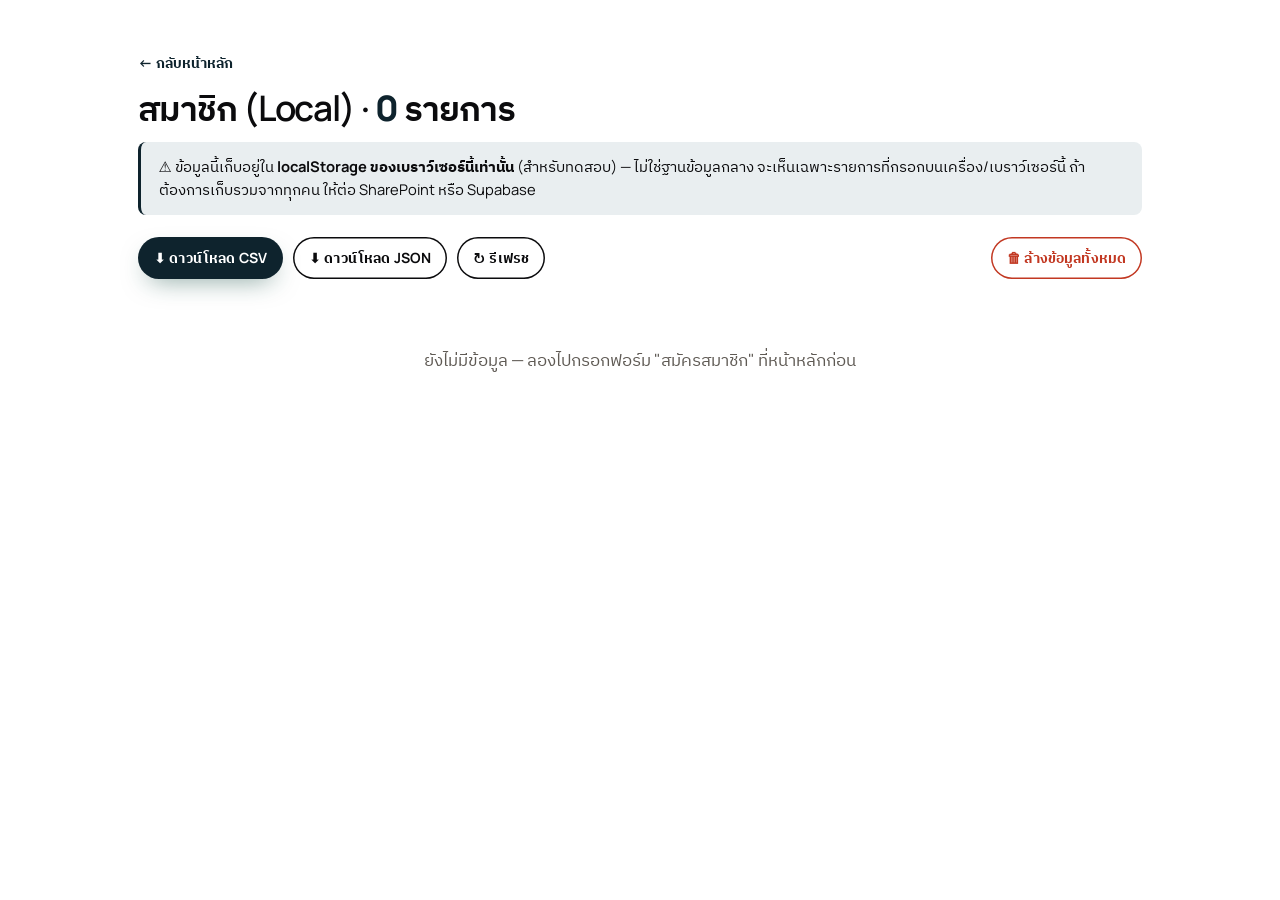
<file: admin.html>
<!DOCTYPE html>
<html lang="th">
<head>
  <meta charset="UTF-8" />
  <meta name="viewport" content="width=device-width, initial-scale=1.0" />
  <title>Members (local) | root+</title>
  <meta name="robots" content="noindex, nofollow" />
  <meta name="theme-color" content="#0e232d" />
  <link rel="icon" type="image/png" href="assets/img/favicon.png" />
  <link rel="preconnect" href="https://fonts.googleapis.com" />
  <link rel="preconnect" href="https://fonts.gstatic.com" crossorigin />
  <link href="https://fonts.googleapis.com/css2?family=Manrope:wght@400;500;600;700;800&family=IBM+Plex+Sans+Thai:wght@400;500;600;700&display=swap" rel="stylesheet" />
  <link rel="stylesheet" href="assets/css/styles.css" />
  <style>
    .adm { max-width: 1100px; margin: 0 auto; padding: clamp(1.5rem,4vw,3rem) var(--gutter); }
    .adm__head { display: flex; flex-wrap: wrap; align-items: center; justify-content: space-between; gap: 1rem; margin-bottom: 1rem; }
    .adm h1 { font-family: var(--serif); font-weight: 600; font-size: clamp(1.6rem,3.5vw,2.2rem); }
    .adm .count { color: var(--brand); font-weight: 800; }
    .adm .note { background: var(--brand-tint); border-left: 3px solid var(--brand); padding: .8rem 1.1rem; border-radius: 8px; font-size: .92rem; color: var(--ink); margin-bottom: 1.4rem; }
    .adm__bar { display: flex; flex-wrap: wrap; gap: .6rem; margin-bottom: 1.2rem; }
    .tablewrap { overflow-x: auto; border: 1px solid var(--line); border-radius: 12px; }
    table { border-collapse: collapse; width: 100%; font-size: .86rem; white-space: nowrap; }
    th, td { text-align: left; padding: .6rem .8rem; border-bottom: 1px solid var(--line); }
    th { background: var(--brand-tint); color: var(--brand); font-weight: 800; position: sticky; top: 0; }
    tr:hover td { background: #fafafa; }
    .empty { padding: 3rem 1rem; text-align: center; color: var(--muted); }
    .back { display:inline-flex; gap:.4rem; color: var(--brand); font-weight:700; font-size:.9rem; margin-bottom: 1rem; }
  </style>
</head>
<body>
  <div class="adm">
    <a href="index.html" class="back">← กลับหน้าหลัก</a>
    <div class="adm__head">
      <h1>สมาชิก (Local) · <span class="count" id="count">0</span> รายการ</h1>
    </div>
    <div class="note">
      ⚠️ ข้อมูลนี้เก็บอยู่ใน <strong>localStorage ของเบราว์เซอร์นี้เท่านั้น</strong> (สำหรับทดสอบ) — ไม่ใช่ฐานข้อมูลกลาง
      จะเห็นเฉพาะรายการที่กรอกบนเครื่อง/เบราว์เซอร์นี้ ถ้าต้องการเก็บรวมจากทุกคน ให้ต่อ SharePoint หรือ Supabase
    </div>
    <div class="adm__bar">
      <button class="btn btn--primary btn--sm" id="csv" type="button">⬇ ดาวน์โหลด CSV</button>
      <button class="btn btn--ghost btn--sm" id="json" type="button">⬇ ดาวน์โหลด JSON</button>
      <button class="btn btn--ghost btn--sm" id="refresh" type="button">↻ รีเฟรช</button>
      <button class="btn btn--ghost btn--sm" id="clear" type="button" style="margin-left:auto;color:#c23822;box-shadow:inset 0 0 0 1.5px #c23822">🗑 ล้างข้อมูลทั้งหมด</button>
    </div>
    <div class="tablewrap"><table id="tbl"><thead></thead><tbody></tbody></table></div>
    <div class="empty" id="empty" hidden>ยังไม่มีข้อมูล — ลองไปกรอกฟอร์ม "สมัครสมาชิก" ที่หน้าหลักก่อน</div>
  </div>

  <script>
    (function () {
      var KEY = "rootplus-members";
      var COLS = ["firstName","lastName","email","phone","dob","gender","interests","marketing","pdpa","ts"];
      var LABELS = { firstName:"ชื่อ", lastName:"นามสกุล", email:"อีเมล", phone:"เบอร์โทร", dob:"วันเกิด", gender:"เพศ", interests:"ความสนใจ", marketing:"รับข่าวสาร", pdpa:"PDPA", ts:"เวลา" };

      function load() { try { return JSON.parse(localStorage.getItem(KEY) || "[]"); } catch (e) { return []; } }
      function cell(v) { if (Array.isArray(v)) return v.join(", "); if (typeof v === "boolean") return v ? "✓" : "—"; return v == null ? "" : String(v); }

      function render() {
        var data = load();
        document.getElementById("count").textContent = data.length;
        var thead = document.querySelector("#tbl thead");
        var tbody = document.querySelector("#tbl tbody");
        var empty = document.getElementById("empty");
        var wrap = document.querySelector(".tablewrap");
        if (!data.length) { thead.innerHTML = ""; tbody.innerHTML = ""; empty.hidden = false; wrap.style.display = "none"; return; }
        empty.hidden = true; wrap.style.display = "";
        thead.innerHTML = "<tr>" + COLS.map(function (c) { return "<th>" + LABELS[c] + "</th>"; }).join("") + "</tr>";
        tbody.innerHTML = data.map(function (r) {
          return "<tr>" + COLS.map(function (c) {
            var t = cell(r[c]).replace(/[&<>]/g, function (x) { return { "&":"&amp;","<":"&lt;",">":"&gt;" }[x]; });
            return "<td>" + t + "</td>";
          }).join("") + "</tr>";
        }).join("");
      }

      function download(filename, text, type) {
        var blob = new Blob([text], { type: type });
        var url = URL.createObjectURL(blob);
        var a = document.createElement("a");
        a.href = url; a.download = filename; document.body.appendChild(a); a.click();
        setTimeout(function () { document.body.removeChild(a); URL.revokeObjectURL(url); }, 100);
      }
      function toCSV(data) {
        var esc = function (v) { v = Array.isArray(v) ? v.join(";") : (v == null ? "" : String(v)); return '"' + v.replace(/"/g, '""') + '"'; };
        var head = COLS.join(",");
        var rows = data.map(function (r) { return COLS.map(function (c) { return esc(r[c]); }).join(","); });
        return "﻿" + head + "\n" + rows.join("\n"); // BOM for Excel Thai
      }

      document.getElementById("csv").addEventListener("click", function () { download("rootplus-members.csv", toCSV(load()), "text/csv;charset=utf-8"); });
      document.getElementById("json").addEventListener("click", function () { download("rootplus-members.json", JSON.stringify(load(), null, 2), "application/json"); });
      document.getElementById("refresh").addEventListener("click", render);
      document.getElementById("clear").addEventListener("click", function () {
        if (confirm("ลบข้อมูลสมาชิกทั้งหมดในเบราว์เซอร์นี้? (ย้อนกลับไม่ได้)")) { localStorage.removeItem(KEY); render(); }
      });
      render();
    })();
  </script>
</body>
</html>
</file>
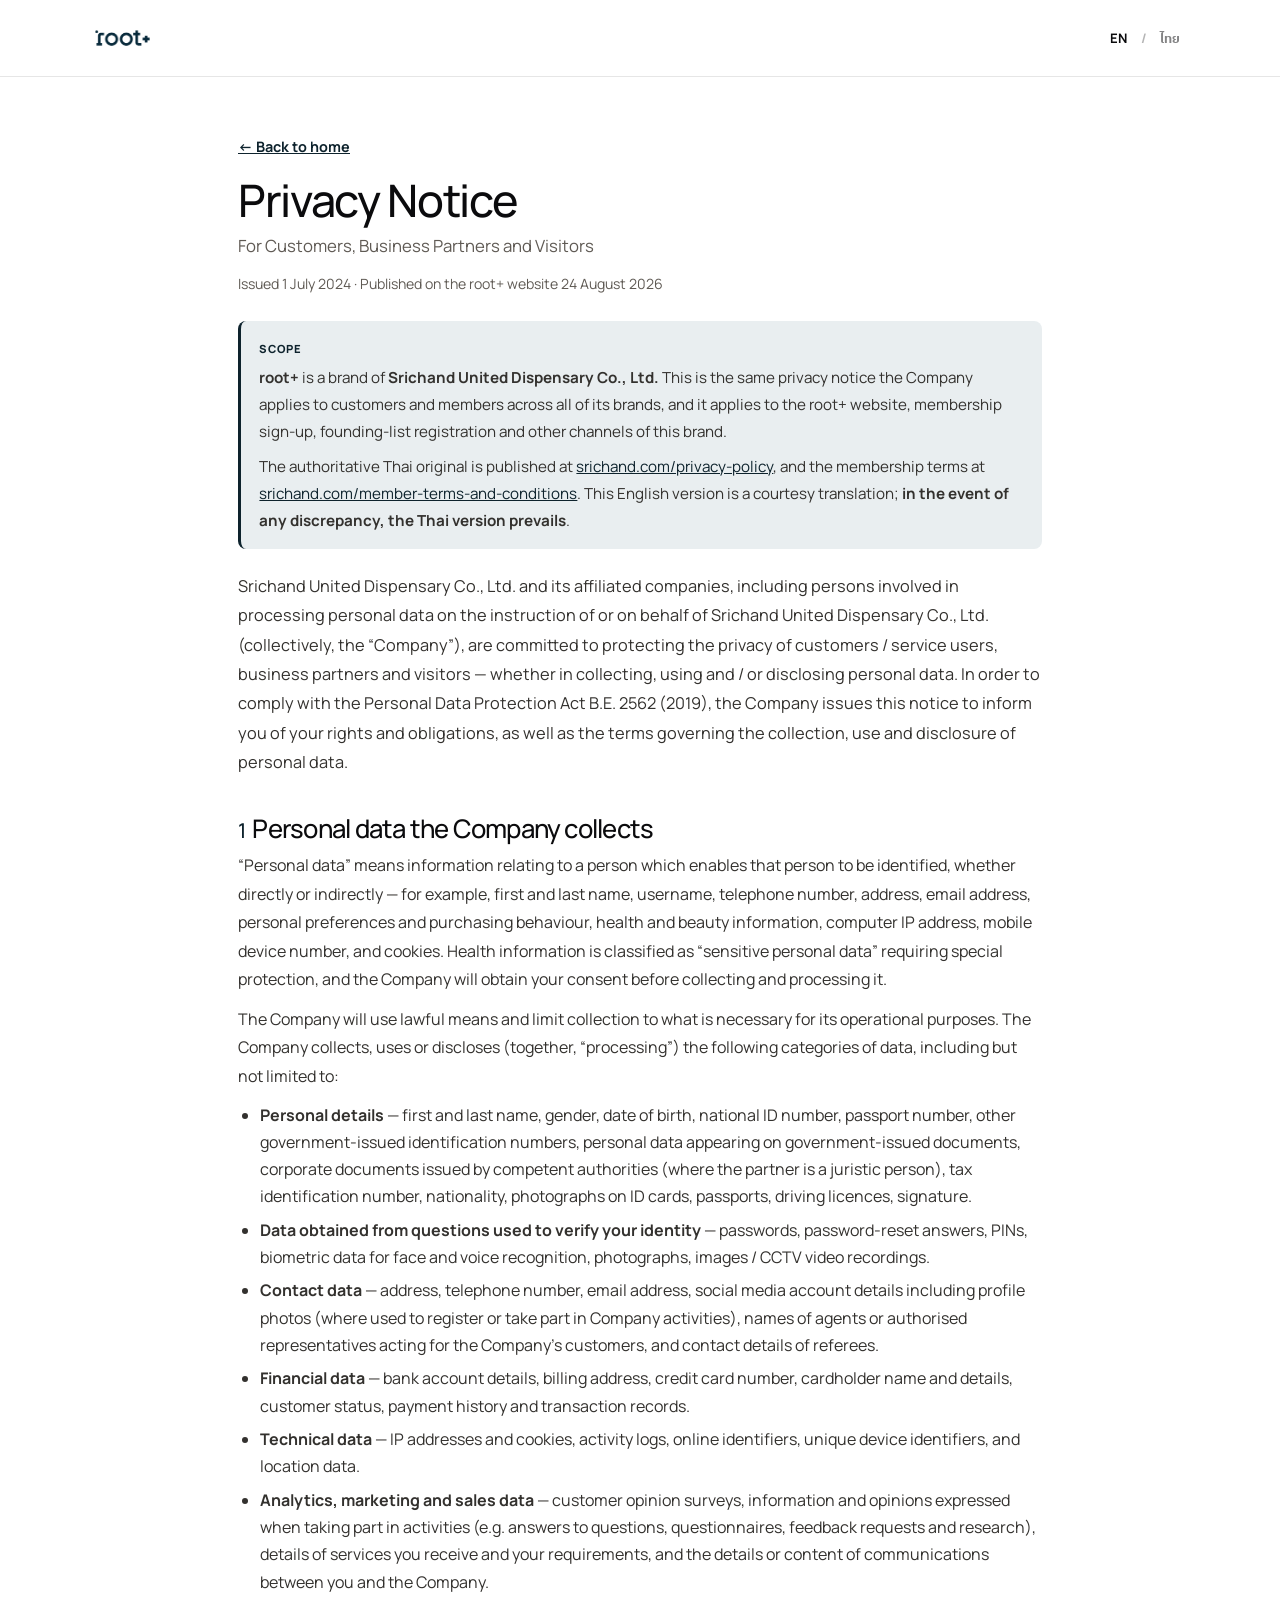
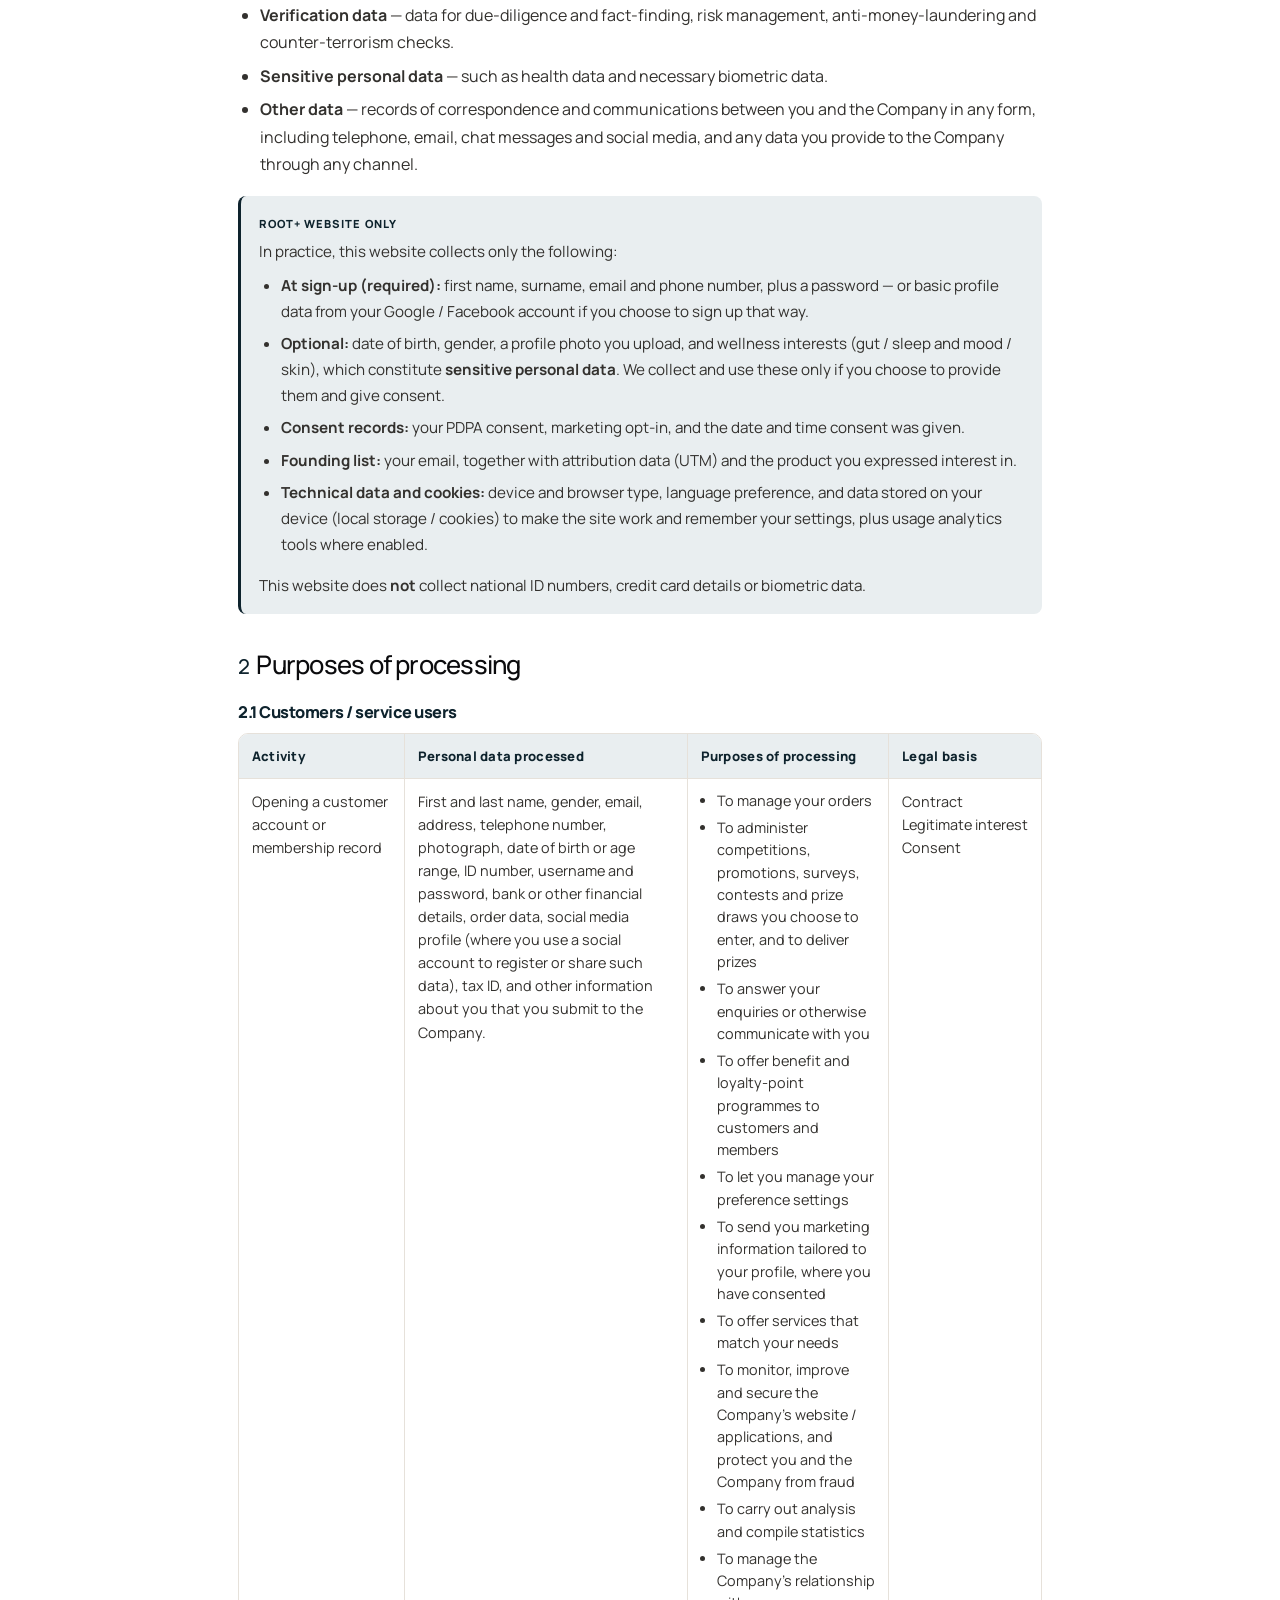
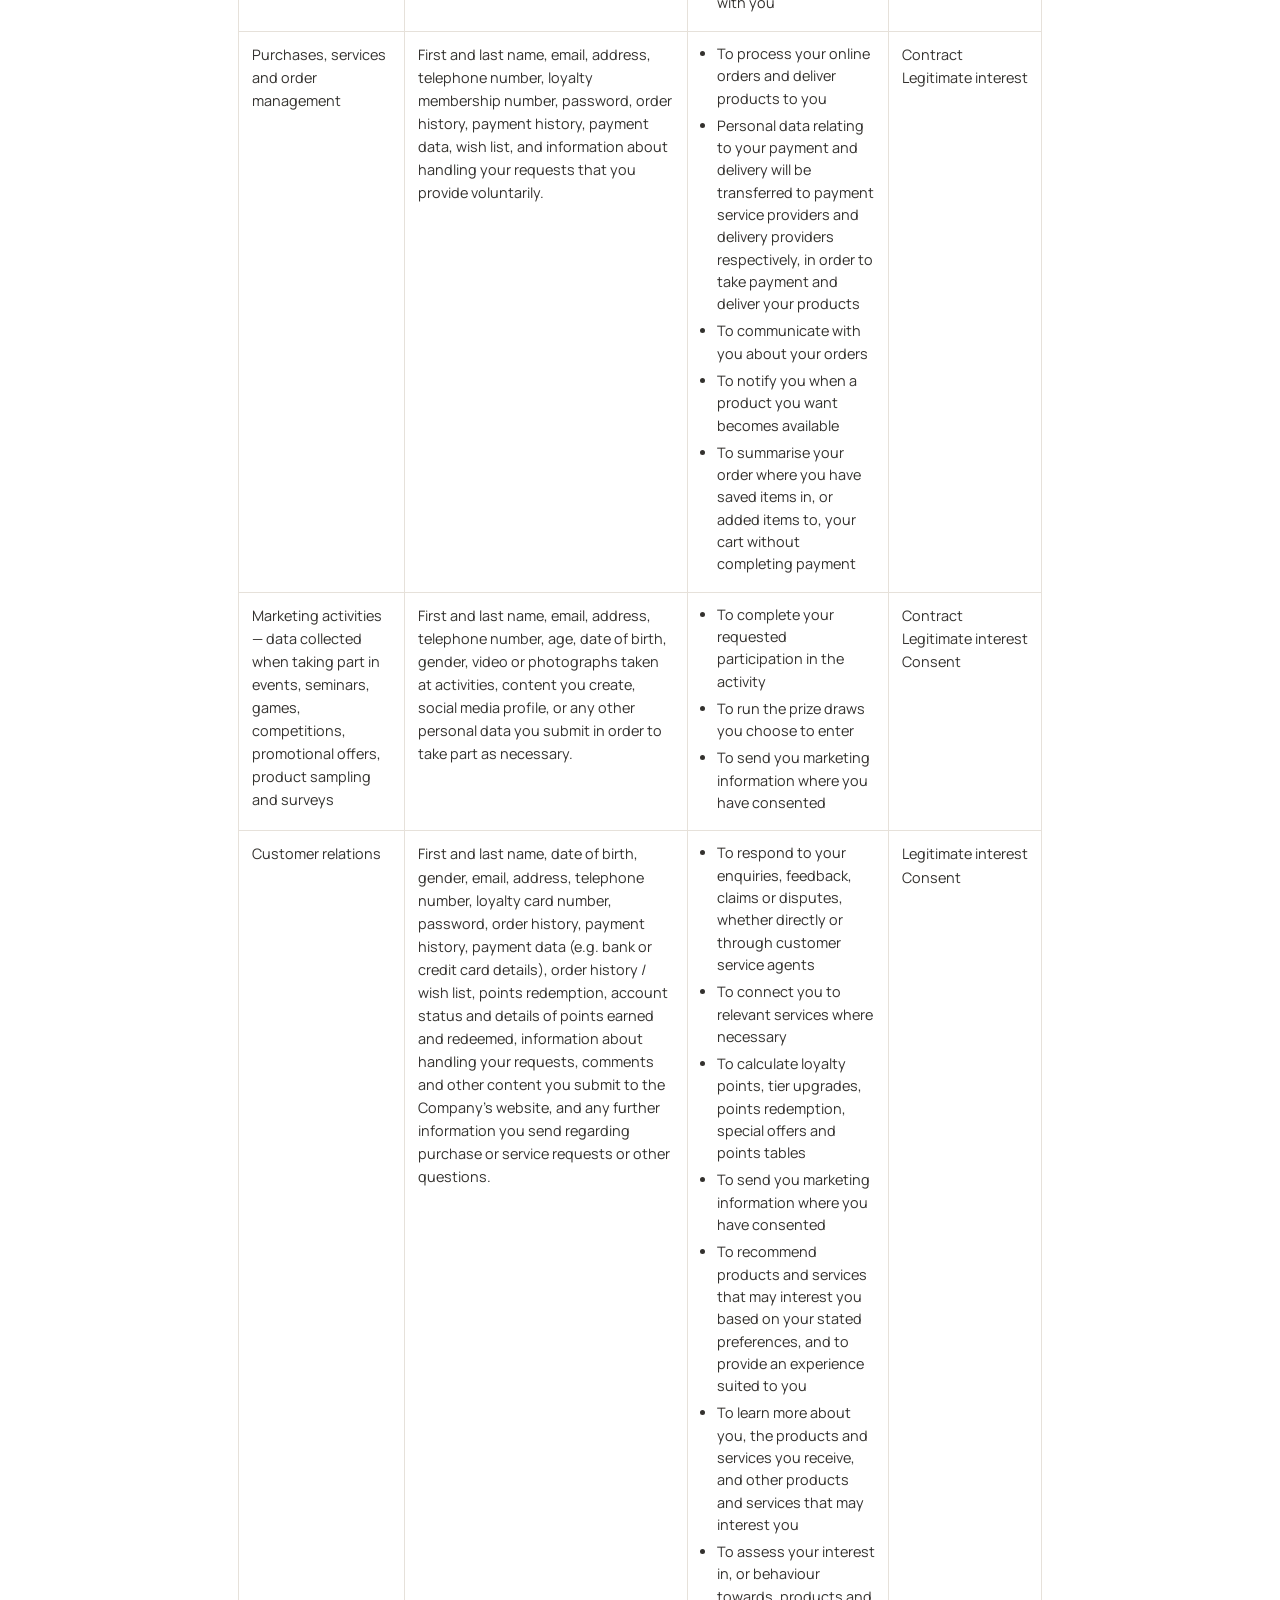
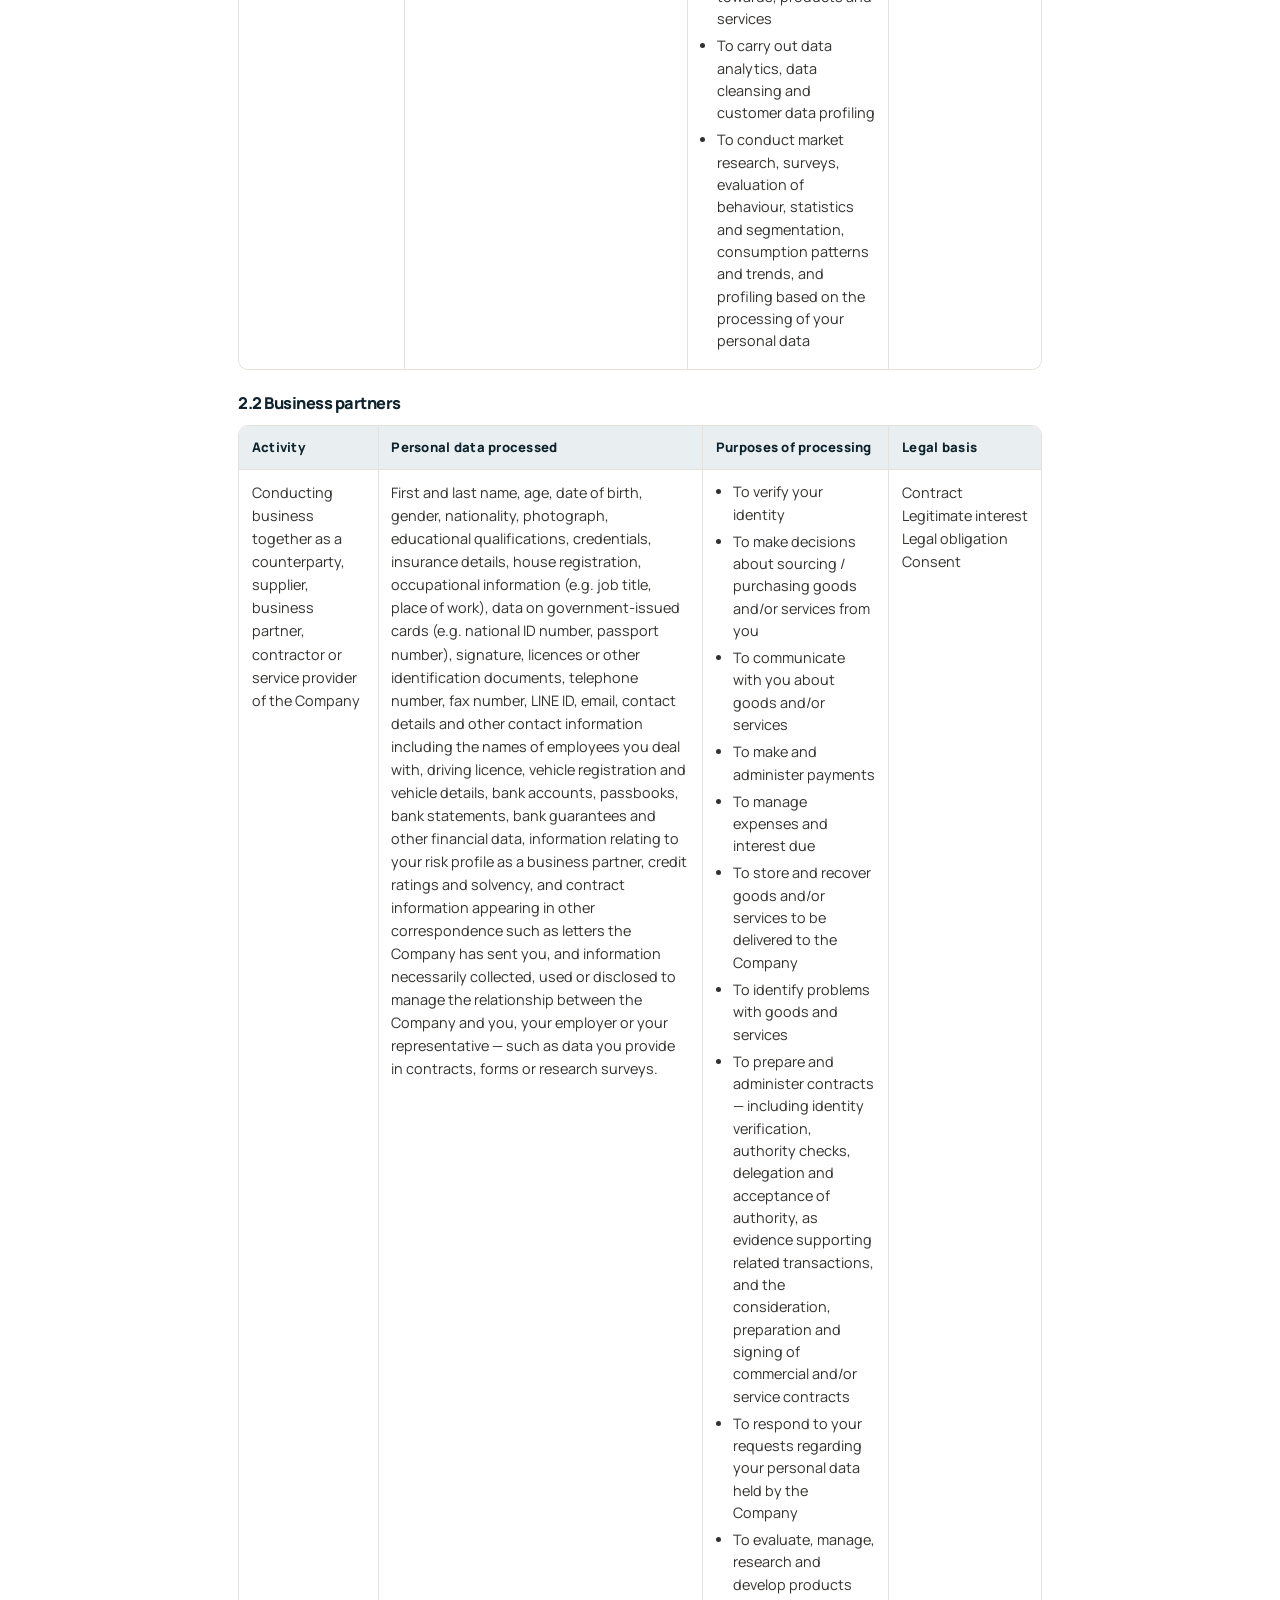
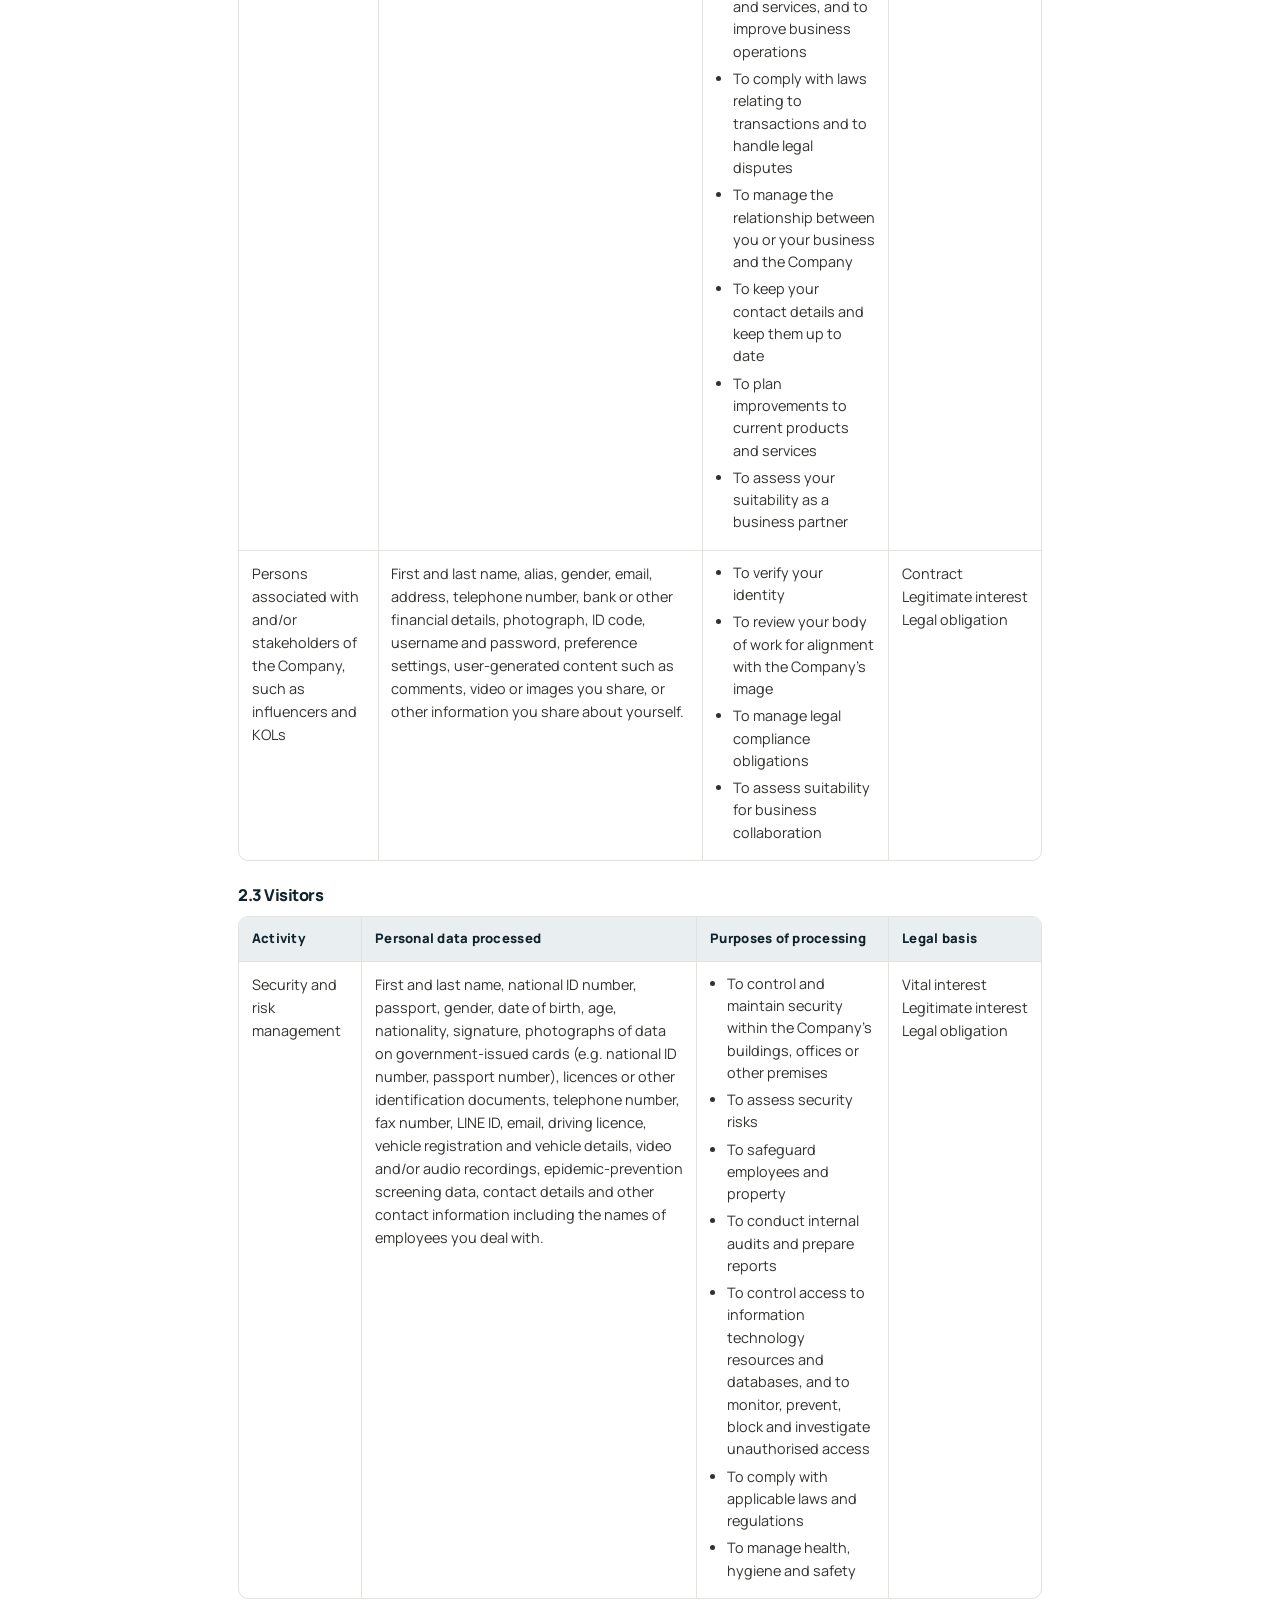
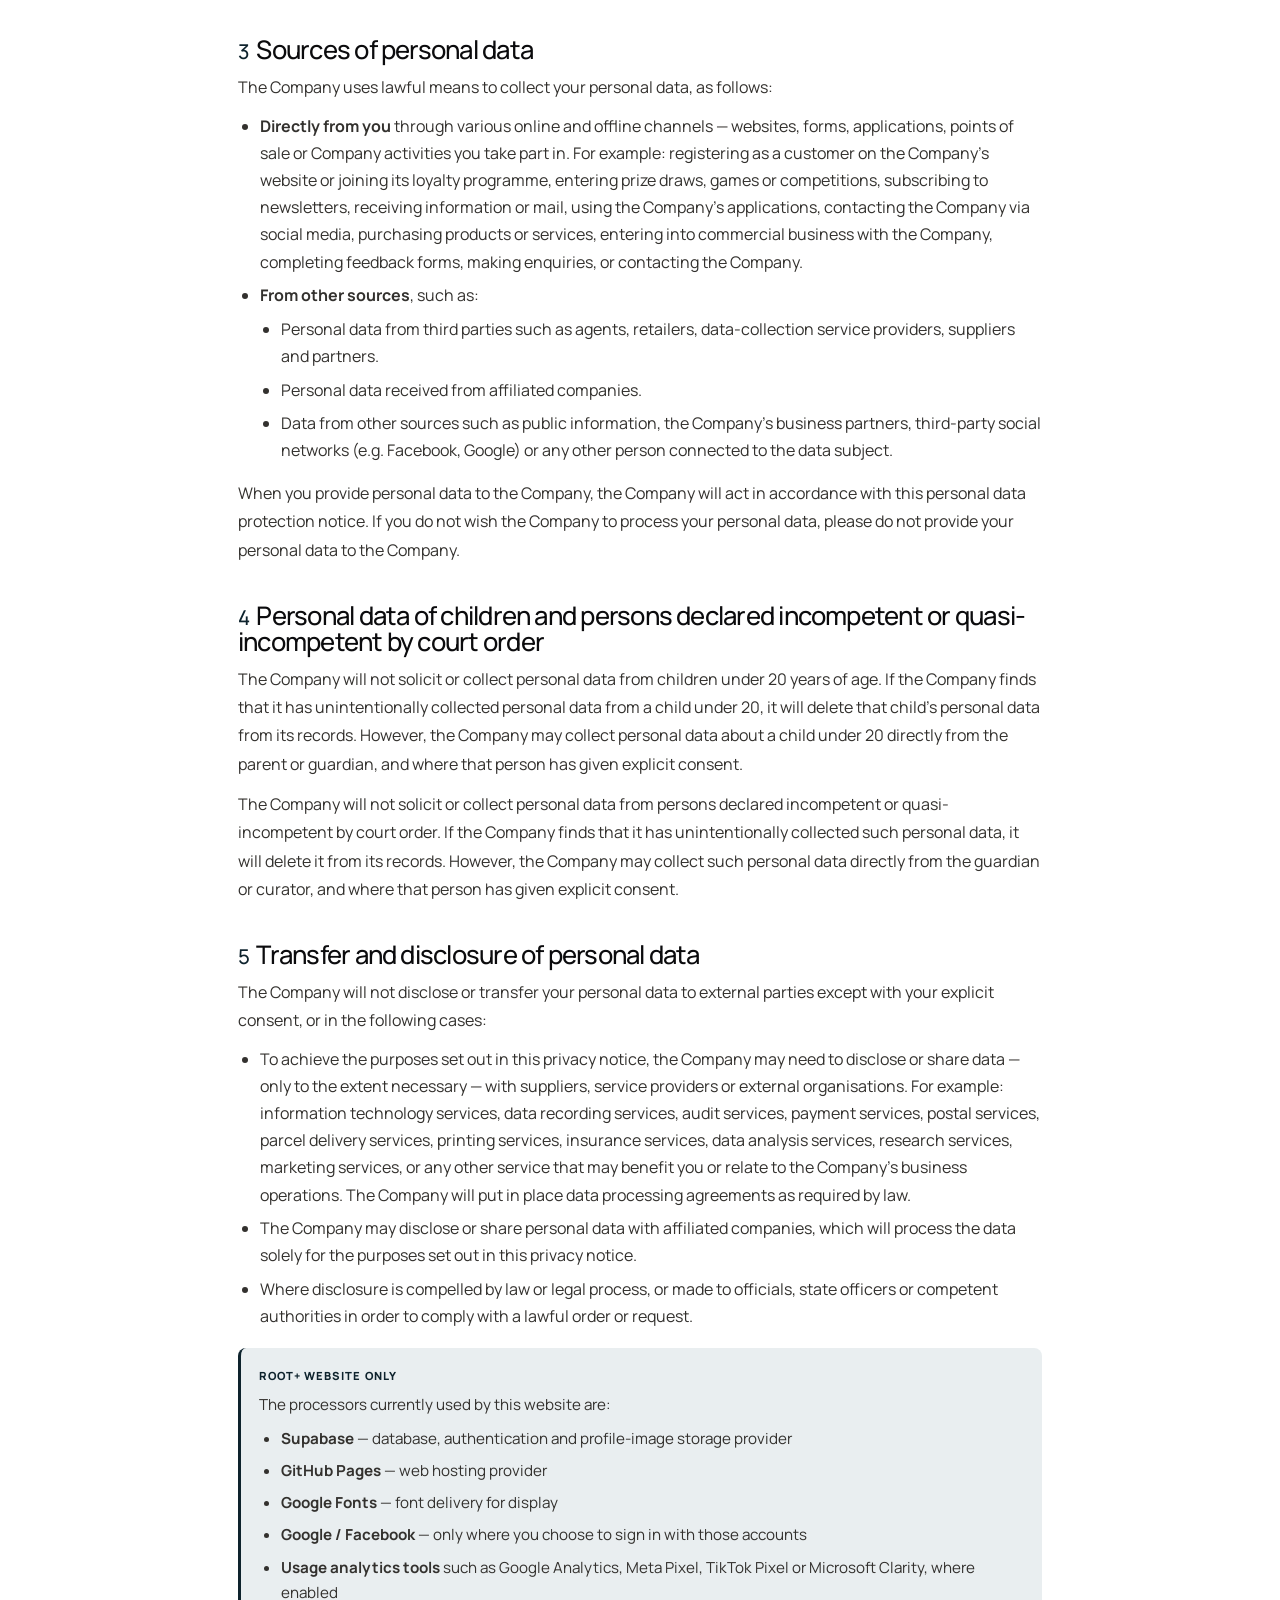
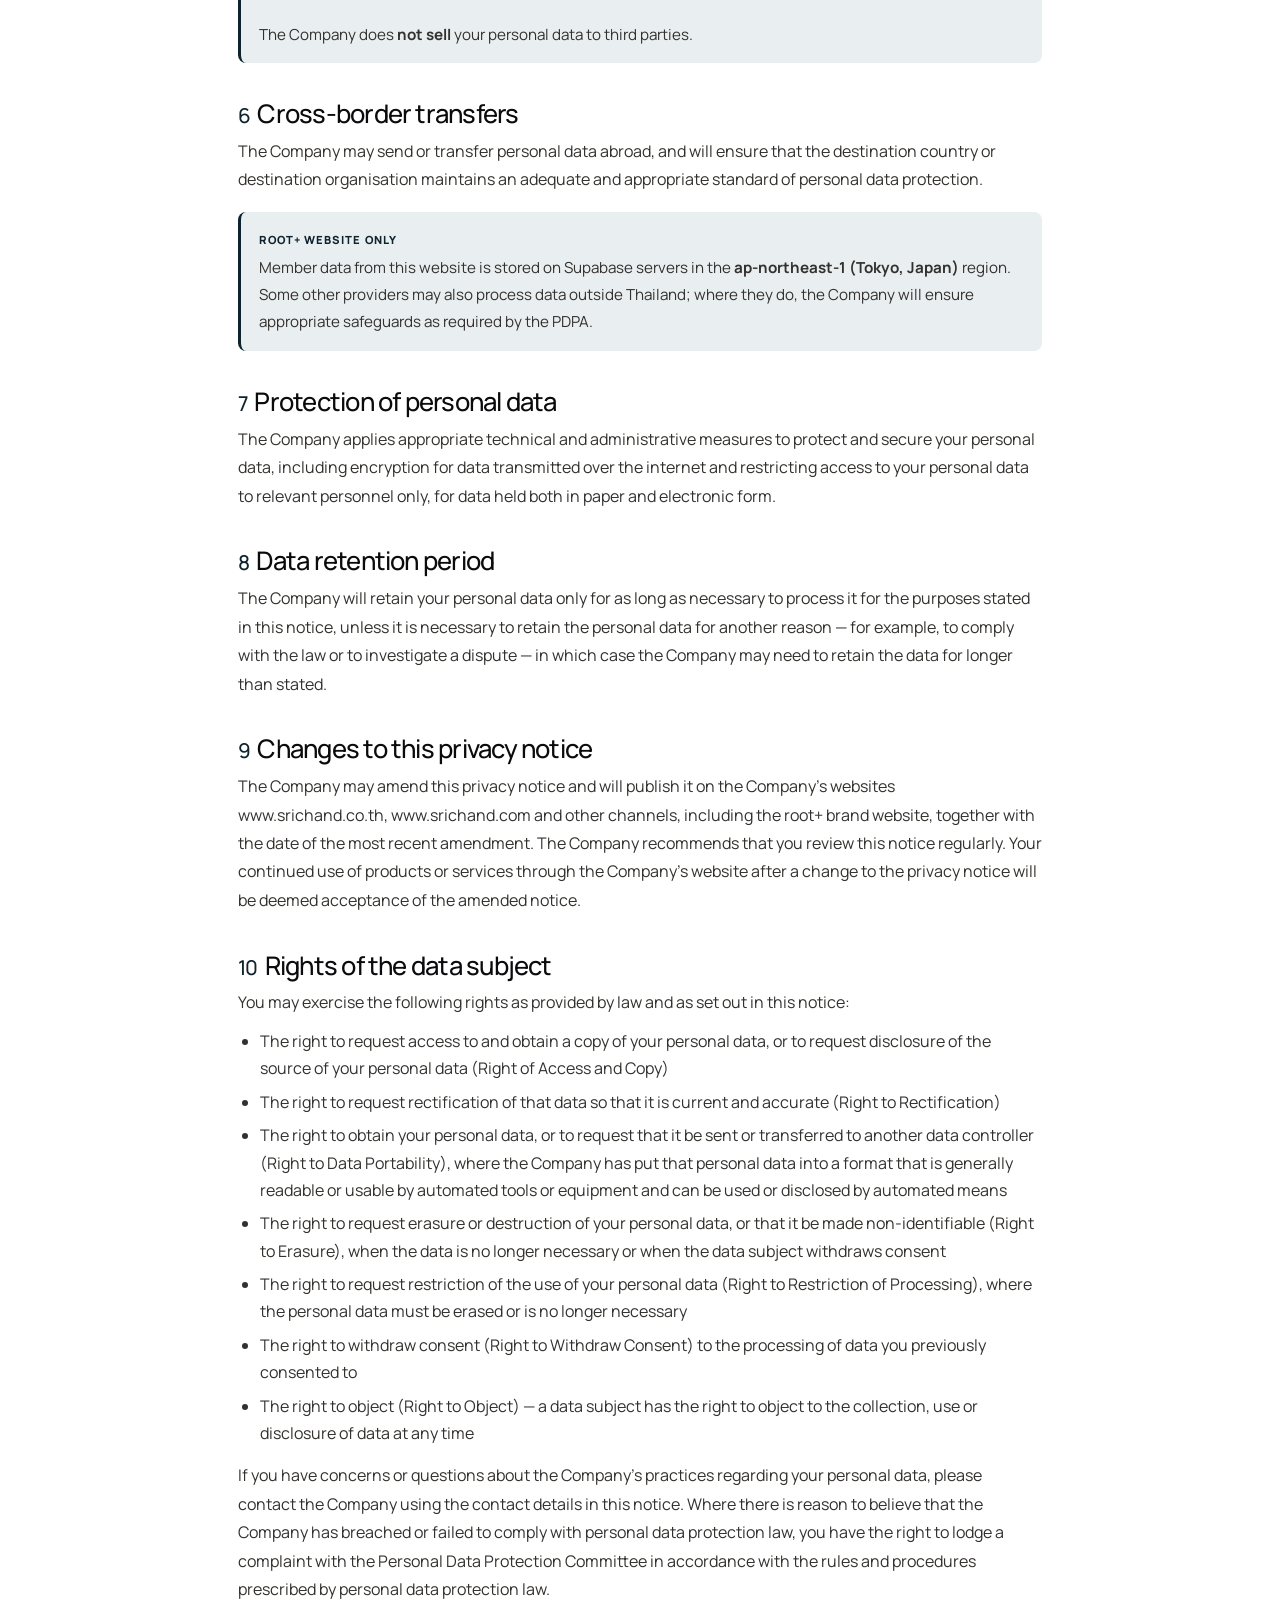
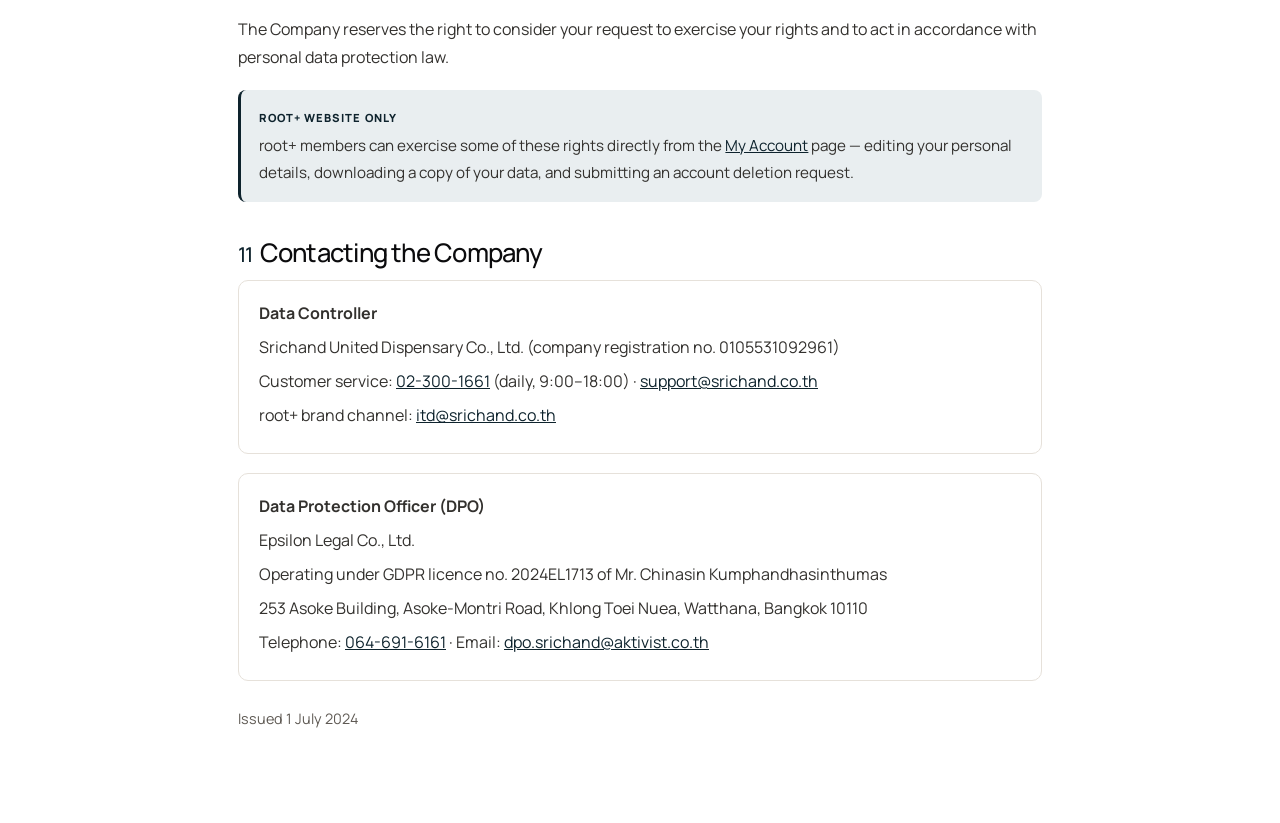
<file: privacy.html>
<!DOCTYPE html>
<html lang="th">
<head>
  <meta charset="UTF-8" />
  <meta name="viewport" content="width=device-width, initial-scale=1.0" />
  <title>ประกาศเกี่ยวกับความเป็นส่วนตัว | root+</title>
  <meta name="description" content="ประกาศเกี่ยวกับความเป็นส่วนตัว สำหรับลูกค้า คู่ค้า และผู้มาติดต่อ ของบริษัท ศรีจันทร์สหโอสถ จำกัด — มีผลบังคับใช้กับแบรนด์ root+ ตาม พ.ร.บ. คุ้มครองข้อมูลส่วนบุคคล พ.ศ. 2562 (PDPA)" />
  <meta name="robots" content="index, follow" />
  <meta name="theme-color" content="#0e232d" />
  <link rel="icon" type="image/png" href="assets/img/favicon.png" />
  <link rel="preconnect" href="https://fonts.googleapis.com" />
  <link rel="preconnect" href="https://fonts.gstatic.com" crossorigin />
  <link href="https://fonts.googleapis.com/css2?family=Manrope:wght@400;500;600;700;800&family=IBM+Plex+Sans+Thai:wght@400;500;600;700&display=swap" rel="stylesheet" />
  <link rel="stylesheet" href="assets/css/styles.css" />
  <style>
    .policy { max-width: 900px; margin: 0 auto; padding: clamp(2rem,5vw,3.5rem) var(--gutter) clamp(3rem,7vw,5rem); }
    .policy h1 { font-family: var(--serif); font-weight: 500; font-size: clamp(1.9rem,4.6vw,2.8rem); line-height: 1.15; margin-bottom: .35rem; }
    .policy .sub { font-size: 1.05rem; color: var(--muted); margin-bottom: .6rem; }
    .policy .updated { color: var(--muted); font-size: .88rem; margin-bottom: 1.6rem; }
    .policy .intro { font-size: 1.02rem; color: #33312e; line-height: 1.8; margin-bottom: 1.5rem; }
    .policy h2 { font-family: var(--serif); font-weight: 500; font-size: clamp(1.25rem,2.8vw,1.6rem); margin: 2.4rem 0 .6rem; }
    .policy h2 .n { color: var(--brand); font-size: .8em; margin-right: .45rem; }
    .policy h3 { font-size: 1.02rem; font-weight: 800; margin: 1.6rem 0 .5rem; color: var(--brand); }
    .policy p { color: #33312e; font-size: 1rem; line-height: 1.78; margin-bottom: .7rem; }
    .policy ul { padding-left: 1.35rem; margin: .4rem 0 .9rem; list-style: disc; }
    .policy li { color: #33312e; font-size: 1rem; line-height: 1.7; margin-bottom: .4rem; }
    .policy a { color: var(--brand); text-decoration: underline; }
    .policy .note { background: var(--brand-tint); border-left: 3px solid var(--brand); padding: .95rem 1.15rem; border-radius: 8px; margin: 1.1rem 0 1.4rem; font-size: .95rem; color: var(--ink); }
    .policy .note p { font-size: .95rem; margin-bottom: .5rem; }
    .policy .note p:last-child, .policy .note ul:last-child { margin-bottom: 0; }
    .policy .note li { font-size: .95rem; }
    .policy .note .tag { display: inline-block; font-size: .7rem; letter-spacing: .09em; text-transform: uppercase; font-weight: 800; color: var(--brand); margin-bottom: .35rem; }
    .tablewrap { overflow-x: auto; -webkit-overflow-scrolling: touch; margin: .8rem 0 1.4rem; border: 1px solid #e6e1da; border-radius: 10px; }
    .policy table { border-collapse: collapse; width: 100%; min-width: 720px; font-size: .9rem; }
    .policy th, .policy td { border-bottom: 1px solid #e6e1da; border-right: 1px solid #e6e1da; padding: .7rem .8rem; vertical-align: top; text-align: left; line-height: 1.6; color: #33312e; }
    .policy th:last-child, .policy td:last-child { border-right: 0; }
    .policy tbody tr:last-child td { border-bottom: 0; }
    .policy thead th { background: var(--brand-tint); color: var(--brand); font-weight: 800; font-size: .82rem; letter-spacing: .02em; }
    .policy td ul { padding-left: 1.05rem; margin: 0; }
    .policy td li { font-size: .9rem; margin-bottom: .3rem; line-height: 1.55; }
    .policy td.basis { white-space: nowrap; }
    .policy .contactcard { border: 1px solid #e6e1da; border-radius: 10px; padding: 1.1rem 1.25rem; margin: .9rem 0 1.2rem; }
    .policy .contactcard p { margin-bottom: .35rem; }
    .policy .stamp { color: var(--muted); font-size: .9rem; margin-top: 1.6rem; }
    .back { display: inline-flex; align-items: center; gap: .4rem; color: var(--brand); font-weight: 700; font-size: .9rem; margin-bottom: 1rem; }
    body.lang-th .policy h1, body.lang-th .policy h2 { line-height: 1.35; }
  </style>
</head>
<body>
  <header class="header header--solid" style="position:sticky">
    <div class="wrap header__inner">
      <a href="index.html" class="brand" aria-label="root+ home"><img src="assets/img/logo.png" alt="root+" /></a>
      <div class="lang" role="group" aria-label="Language">
        <button class="lang__opt" type="button" data-lang="en">EN</button>
        <span class="lang__div">/</span>
        <button class="lang__opt" type="button" data-lang="th">ไทย</button>
      </div>
    </div>
  </header>

  <!-- ===================== ภาษาไทย ===================== -->
  <main class="policy" data-lang-block="th">
    <a href="index.html" class="back">← กลับหน้าหลัก</a>
    <h1>ประกาศเกี่ยวกับความเป็นส่วนตัว</h1>
    <p class="sub">สำหรับลูกค้า คู่ค้า และผู้มาติดต่อ<br />(Privacy Notice for Customers, Business Partners and Visitors)</p>
    <p class="updated">ประกาศ ณ วันที่ 1 กรกฎาคม 2567 · เผยแพร่บนเว็บไซต์ root+ เมื่อ 24 สิงหาคม 2569</p>

    <div class="note">
      <span class="tag">ขอบเขตการบังคับใช้</span>
      <p><strong>root+</strong> เป็นแบรนด์ภายใต้ <strong>บริษัท ศรีจันทร์สหโอสถ จำกัด</strong> ประกาศฉบับนี้เป็นประกาศเกี่ยวกับความเป็นส่วนตัวฉบับเดียวกับที่บริษัทใช้กับลูกค้าและสมาชิกของทุกแบรนด์ในเครือ และมีผลบังคับใช้กับเว็บไซต์ root+ การสมัครสมาชิก การเข้าร่วมรายชื่อผู้สนใจ (founding list) และช่องทางติดต่ออื่น ๆ ของแบรนด์นี้ด้วย</p>
      <p>ฉบับเต็มต้นทางเผยแพร่ที่ <a href="https://srichand.com/privacy-policy" target="_blank" rel="noopener">srichand.com/privacy-policy</a> และข้อตกลงการสมัครสมาชิกที่ <a href="https://srichand.com/member-terms-and-conditions/" target="_blank" rel="noopener">srichand.com/member-terms-and-conditions</a></p>
    </div>

    <p class="intro">บริษัท ศรีจันทร์สหโอสถ จำกัด และบริษัทในเครือ รวมถึงบุคคลที่เกี่ยวข้องกับการประมวลผลข้อมูลส่วนบุคคลตามคำสั่งหรือในนามของบริษัท ศรีจันทร์สหโอสถ จำกัด ซึ่งต่อไปนี้จะเรียกรวมว่า “บริษัท” มุ่งมั่นที่จะปกป้องความเป็นส่วนตัวของลูกค้า / ผู้ใช้บริการ คู่ค้า / พันธมิตรทางธุรกิจ และผู้มาติดต่อ ไม่ว่าจะเป็นการเก็บรวบรวม ใช้ และ / หรือเปิดเผย เพื่อให้เป็นไปตามพระราชบัญญัติคุ้มครองข้อมูลส่วนบุคคล พ.ศ. 2562 บริษัทจึงออกประกาศฉบับนี้ขึ้นเพื่อแจ้งข้อมูลให้แก่ท่านอันเกี่ยวกับสิทธิและหน้าที่ ตลอดจนเงื่อนไขต่าง ๆ ในการเก็บรวบรวม ใช้ และเปิดเผยข้อมูลส่วนบุคคล</p>

    <!-- 1 -->
    <h2><span class="n">1</span>ข้อมูลส่วนบุคคลที่บริษัทเก็บรวบรวม</h2>
    <p>“ข้อมูลส่วนบุคคล” หมายถึง ข้อมูลเกี่ยวกับบุคคลซึ่งทำให้สามารถระบุตัวบุคคลนั้นได้ ไม่ว่าทางตรงหรือทางอ้อม ยกตัวอย่างเช่น ชื่อและนามสกุล ชื่อผู้ใช้ หมายเลขโทรศัพท์ ที่อยู่ ที่อยู่อีเมล ความชอบส่วนตัว และพฤติกรรมการซื้อของท่าน ข้อมูลเกี่ยวกับสุขภาพและความงาม หมายเลขไอพีของคอมพิวเตอร์ เลขที่อุปกรณ์โทรศัพท์มือถือ และคุกกี้ (Cookies) เป็นต้น ทั้งนี้ ข้อมูลเกี่ยวกับสุขภาพเรียกว่า “ข้อมูลส่วนบุคคลที่มีความอ่อนไหว” ที่ต้องมีการคุ้มครองเป็นพิเศษเนื่องจากเป็นข้อมูลที่ละเอียดอ่อน บริษัทจะมีการขอความยินยอมจากท่านก่อนเก็บรวบรวมและประมวลผล</p>
    <p>บริษัทจะใช้วิธีการที่ชอบด้วยกฎหมายและจำกัดเพียงเท่าที่จำเป็นตามวัตถุประสงค์การดำเนินงานของบริษัท โดยบริษัทเก็บรวบรวม ใช้ หรือเปิดเผย (เรียกรวมกันว่า “ประมวลผล” หรือ “การประมวลผล”) รวมถึงแต่ไม่จำกัดเพียงข้อมูลตามประเภท ดังต่อไปนี้</p>
    <ul>
      <li><strong>ข้อมูลส่วนตัว</strong> เช่น ชื่อและนามสกุล เพศ วันเกิด หมายเลขประจำตัวประชาชน หมายเลขหนังสือเดินทาง หมายเลขระบุตัวตนอื่น ๆ ที่ออกโดยรัฐบาล รวมถึงข้อมูลส่วนบุคคลที่ปรากฏบนเอกสารที่ออกโดยรัฐบาล เอกสารบริษัทที่ออกโดยหน่วยงานที่มีอำนาจ (ในกรณีที่คู่ค้า / พันธมิตรทางธุรกิจเป็นนิติบุคคล) หมายเลขประจำตัวผู้เสียภาษี สัญชาติ รูปถ่ายที่ปรากฏบนบัตรประจำตัว หนังสือเดินทาง ใบอนุญาตขับขี่ ลายมือชื่อ</li>
      <li><strong>ข้อมูลที่บริษัทได้รับจากคำถามซึ่งท่านสามารถใช้ในการยืนยันตัวตนของท่านได้</strong> เช่น รหัสผ่าน คำตอบสำหรับการตั้งรหัสผ่านใหม่ รหัสสำหรับยืนยันตัวตน (PINs) ข้อมูลชีวภาพสำหรับการจดจำใบหน้าและเสียง ภาพถ่าย รูปภาพ / บันทึกวิดีโอจากกล้องวงจรปิด เป็นต้น</li>
      <li><strong>ข้อมูลสำหรับการติดต่อ</strong> เช่น ที่อยู่ หมายเลขโทรศัพท์ ที่อยู่อีเมล และข้อมูลรายละเอียดบัญชีสื่อสังคมออนไลน์ ซึ่งรวมถึงข้อมูลโปรไฟล์ภาพถ่าย (กรณีที่ท่านใช้เพื่อลงทะเบียนหรือร่วมกิจกรรมกับบริษัท) ชื่อของตัวแทนหรือผู้มีอำนาจกระทำการแทนในนามของลูกค้าของบริษัท และรายละเอียดการติดต่อของบุคคลอ้างอิง เป็นต้น</li>
      <li><strong>ข้อมูลทางการเงิน</strong> เช่น รายละเอียดของบัญชีธนาคาร ที่อยู่ที่เรียกเก็บเงิน หมายเลขบัตรเครดิต ชื่อและรายละเอียดของผู้ถือบัตร สถานะความเป็นลูกค้า ประวัติการชำระเงิน และบันทึกการทำธุรกรรม เป็นต้น</li>
      <li><strong>ข้อมูลด้านเทคนิค</strong> เช่น หมายเลขไอพีคุกกี้ (IP Cookies) บันทึกกิจกรรม ตัวบ่งชี้ออนไลน์ ตัวบ่งชี้เฉพาะของอุปกรณ์ และข้อมูลพิกัด เป็นต้น</li>
      <li><strong>ข้อมูลประเภทการวิเคราะห์ ข้อมูลการตลาดและยอดขาย</strong> เช่น การสำรวจความคิดเห็นลูกค้า ข้อมูลและความเห็นที่แสดงออกเมื่อเข้าร่วมกิจกรรม (เช่น คำตอบของท่านต่อคำถาม แบบสอบถาม คำร้องขอทราบข้อเสนอแนะ และการทำวิจัย) รายละเอียดบริการที่ท่านได้รับและความต้องการของท่าน รวมถึงรายละเอียดหรือเนื้อหาของการสื่อสารระหว่างท่านกับบริษัท เป็นต้น</li>
      <li><strong>ข้อมูลเพื่อการตรวจสอบ</strong> เช่น ข้อมูลเพื่อการตรวจสอบและเพื่อทราบข้อเท็จจริง ข้อมูลเพื่อการบริหารความเสี่ยง หรือการตรวจสอบการฟอกเงินและต่อต้านการก่อการร้าย เป็นต้น</li>
      <li><strong>ข้อมูลส่วนบุคคลที่มีความอ่อนไหว</strong> เช่น ข้อมูลสุขภาพ และข้อมูลทางชีวภาพที่จำเป็น เป็นต้น</li>
      <li><strong>ข้อมูลอื่น ๆ</strong> เช่น บันทึกการโต้ตอบและการสื่อสารระหว่างท่านกับบริษัท ไม่ว่าจะในรูปแบบหรือวิธีใด ๆ ก็ตาม รวมถึงแต่ไม่จำกัดเพียง โทรศัพท์ อีเมล ข้อความสนทนา และการสื่อสารทางสื่อสังคมออนไลน์ (Social Media) และข้อมูลที่ท่านให้ไว้กับบริษัทไม่ว่าผ่านช่องทางใด ๆ เป็นต้น</li>
    </ul>

    <div class="note">
      <span class="tag">เฉพาะเว็บไซต์ root+</span>
      <p>ในทางปฏิบัติ เว็บไซต์ root+ เก็บรวบรวมข้อมูลเฉพาะรายการต่อไปนี้เท่านั้น</p>
      <ul>
        <li><strong>ตอนสมัครสมาชิก (บังคับ):</strong> ชื่อ นามสกุล อีเมล และหมายเลขโทรศัพท์ พร้อมรหัสผ่าน หรือข้อมูลโปรไฟล์พื้นฐานจากบัญชี Google / Facebook หากท่านเลือกสมัครด้วยวิธีดังกล่าว</li>
        <li><strong>ไม่บังคับ:</strong> วันเกิด เพศ รูปโปรไฟล์ที่ท่านอัปโหลด และความสนใจด้านสุขภาพ (ลำไส้ / การนอนและอารมณ์ / ผิว) ซึ่งถือเป็น<strong>ข้อมูลส่วนบุคคลที่มีความอ่อนไหว</strong> เราจะเก็บและใช้ก็ต่อเมื่อท่านเลือกให้ข้อมูลและให้ความยินยอมเท่านั้น</li>
        <li><strong>สถานะความยินยอม:</strong> การให้ความยินยอมตาม PDPA การเลือกรับข่าวสารการตลาด และวันเวลาที่ให้ความยินยอม</li>
        <li><strong>รายชื่อผู้สนใจ (founding list):</strong> อีเมล พร้อมข้อมูลที่มาของการเข้าชม (UTM) และสินค้าที่ท่านสนใจ</li>
        <li><strong>ข้อมูลด้านเทคนิคและคุกกี้:</strong> ประเภทอุปกรณ์และเบราว์เซอร์ ภาษาที่เลือก และข้อมูลที่จัดเก็บในเครื่องของท่าน (local storage / คุกกี้) เพื่อให้เว็บไซต์ทำงานได้และจดจำการตั้งค่าของท่าน รวมถึงเครื่องมือวัดผลการใช้งานเมื่อมีการเปิดใช้</li>
      </ul>
      <p>เว็บไซต์นี้<strong>ไม่เก็บ</strong>เลขบัตรประชาชน ข้อมูลบัตรเครดิต หรือข้อมูลชีวภาพ</p>
    </div>

    <!-- 2 -->
    <h2><span class="n">2</span>วัตถุประสงค์ในการประมวลผลข้อมูลส่วนบุคคล</h2>

    <h3>2.1 สำหรับลูกค้า / ผู้ใช้บริการ</h3>
    <div class="tablewrap">
      <table>
        <thead>
          <tr><th>กิจกรรม</th><th>ข้อมูลส่วนบุคคลที่ใช้ในการประมวลผล</th><th>วัตถุประสงค์ในการประมวลผลข้อมูลส่วนบุคคล</th><th>ฐานการประมวลผลข้อมูล</th></tr>
        </thead>
        <tbody>
          <tr>
            <td>การเปิดบัญชีลูกค้า หรือบัญชีข้อมูลการเป็นสมาชิก</td>
            <td>ชื่อและนามสกุล เพศ จดหมายอิเล็กทรอนิกส์ (e-mail) ที่อยู่ หมายเลขโทรศัพท์ รูปถ่าย วันเกิดหรือช่วงอายุ หมายเลขประจำตัว ชื่อผู้ใช้และรหัสผ่าน ข้อมูลธนาคารหรือข้อมูลทางการเงินอื่น ๆ ข้อมูลคำสั่งซื้อ โปรไฟล์สื่อสังคมออนไลน์ (ในกรณีที่ท่านใช้บัญชีสื่อสังคมออนไลน์ในการลงทะเบียนเข้าใช้หรือแชร์ข้อมูลส่วนบุคคลดังกล่าว) หมายเลขประจำตัวผู้เสียภาษี ข้อมูลอื่น ๆ เกี่ยวกับท่านที่ท่านส่งให้บริษัท</td>
            <td>
              <ul>
                <li>เพื่อจัดการคำสั่งซื้อของท่าน</li>
                <li>เพื่อจัดการการแข่งขัน การส่งเสริมการขาย การทำแบบสำรวจ หรือการประกวด การชิงรางวัลที่ท่านเลือกที่จะเข้าร่วม การจัดส่งของรางวัล</li>
                <li>เพื่อตอบข้อซักถามของท่านหรือติดต่อสื่อสารกับท่านในกรณีอื่น ๆ</li>
                <li>เพื่อนำเสนอโปรแกรมที่ให้สิทธิประโยชน์ / สะสมคะแนนแก่ลูกค้าหรือสมาชิก</li>
                <li>เพื่อทำให้ท่านสามารถบริหารจัดการการตั้งค่าความชอบของท่านได้</li>
                <li>เพื่อส่งข้อมูลทางการตลาดให้แก่ท่าน ซึ่งเป็นข้อมูลที่ได้ปรับให้เหมาะสมกับโปรไฟล์ของท่านตามที่ท่านให้ความยินยอม</li>
                <li>เพื่อนำเสนอบริการที่ตรงกับความต้องการของท่าน</li>
                <li>เพื่อติดตาม พัฒนา รักษาความปลอดภัยเว็บไซต์ / แอปพลิเคชันของบริษัท และคุ้มครองท่านและบริษัทจากการฉ้อฉล</li>
                <li>เพื่อวิเคราะห์และเก็บสถิติ</li>
                <li>เพื่อบริหารจัดการความสัมพันธ์ของบริษัทกับท่าน</li>
              </ul>
            </td>
            <td class="basis">ฐานสัญญา<br />ฐานประโยชน์อันชอบธรรมด้วยกฎหมาย<br />ฐานความยินยอม</td>
          </tr>
          <tr>
            <td>การซื้อสินค้า การบริการ และการบริหารจัดการคำสั่งซื้อ</td>
            <td>ชื่อและนามสกุล จดหมายอิเล็กทรอนิกส์ (e-mail) ที่อยู่ หมายเลขโทรศัพท์ หมายเลขสมาชิกสะสมคะแนน รหัสผ่าน ประวัติการสั่งซื้อ ประวัติการชำระเงิน ข้อมูลการชำระเงิน รายการสินค้าที่อยากได้ ข้อมูลเกี่ยวกับการจัดการคำขอของท่านที่ท่านให้กับทางบริษัทโดยสมัครใจ</td>
            <td>
              <ul>
                <li>เพื่อดำเนินการสั่งซื้อสินค้าทางออนไลน์ของท่านและจัดส่งสินค้าให้ท่านตามคำสั่งซื้อ</li>
                <li>ข้อมูลส่วนบุคคลที่เกี่ยวข้องกับการชำระเงินและการจัดส่งสินค้าของท่านจะถูกโอนไปยังผู้ให้บริการการรับชำระเงิน และผู้ให้บริการจัดส่งสินค้า เพื่อดำเนินการรับชำระเงินและจัดส่งสินค้าให้ท่านตามลำดับ</li>
                <li>เพื่อติดต่อสื่อสารกับท่านเกี่ยวกับคำสั่งซื้อ</li>
                <li>เพื่อแจ้งให้ท่านทราบเมื่อมีสินค้าที่ท่านต้องการ</li>
                <li>สรุปคำสั่งซื้อในกรณีที่ท่านได้บันทึกรายการในตะกร้าสินค้า หรือเพิ่มสินค้าไว้ในตะกร้าของท่านโดยที่การชำระเงินยังไม่เสร็จสมบูรณ์</li>
              </ul>
            </td>
            <td class="basis">ฐานสัญญา<br />ฐานประโยชน์อันชอบธรรมด้วยกฎหมาย</td>
          </tr>
          <tr>
            <td>กิจกรรมทางการตลาด — ข้อมูลที่เก็บรวบรวมระหว่างการเข้าร่วมอีเวนท์ การสัมมนา การเล่นเกมส์ การแข่งขัน การเสนอสิทธิประโยชน์เพื่อส่งเสริมการขาย การขอรับตัวอย่างผลิตภัณฑ์ และการทำแบบสำรวจ</td>
            <td>ชื่อและนามสกุล จดหมายอิเล็กทรอนิกส์ (e-mail) ที่อยู่ หมายเลขโทรศัพท์ อายุ วันเกิด เพศ ภาพเคลื่อนไหวหรือรูปภาพที่ถ่ายในกิจกรรมต่าง ๆ เนื้อหาที่ท่านสร้างขึ้น โปรไฟล์สื่อสังคมออนไลน์ หรือข้อมูลส่วนบุคคลอื่นใดที่ท่านส่งให้บริษัทเพื่อเข้าร่วมกิจกรรมตามความจำเป็น</td>
            <td>
              <ul>
                <li>เพื่อดำเนินการตามที่ท่านร้องขอเข้าร่วมกิจกรรมให้เสร็จสมบูรณ์</li>
                <li>เพื่อดำเนินการจับรางวัลที่ท่านเลือกที่จะเข้าร่วม</li>
                <li>เพื่อส่งข้อมูลทางการตลาดให้แก่ท่านตามที่ท่านให้ความยินยอม</li>
              </ul>
            </td>
            <td class="basis">ฐานสัญญา<br />ฐานประโยชน์อันชอบธรรมด้วยกฎหมาย<br />ฐานความยินยอม</td>
          </tr>
          <tr>
            <td>ลูกค้าสัมพันธ์</td>
            <td>ชื่อและนามสกุล วันเกิด เพศ จดหมายอิเล็กทรอนิกส์ (e-mail) ที่อยู่ หมายเลขโทรศัพท์ หมายเลขบัตรสะสมคะแนน รหัสผ่าน ประวัติการสั่งซื้อ ประวัติการชำระเงิน ข้อมูลการชำระเงิน (เช่น รายละเอียดธนาคาร หรือบัตรเครดิต) ประวัติการสั่งซื้อ / รายการสินค้าที่อยากได้ การใช้คะแนนสะสม สถานะบัญชี และรายละเอียดเกี่ยวกับคะแนนที่สะสมได้และใช้แลก ข้อมูลเกี่ยวกับการจัดการคำขอของท่าน การแสดงความคิดเห็นและเนื้อหาอื่น ๆ ที่ท่านส่งไปยังเว็บไซต์ของทางบริษัท รวมถึงข้อมูลเพิ่มเติมอื่น ๆ ที่ท่านส่งเกี่ยวกับคำขอซื้อหรือขอรับบริการ หรือคำถามอื่น ๆ</td>
            <td>
              <ul>
                <li>เพื่อตอบซึ่งข้อซักถาม ผลตอบรับ ข้อเรียกร้อง หรือข้อโต้แย้งของท่าน ไม่ว่าโดยตรงหรือผ่านตัวแทนฝ่ายบริการลูกค้า</li>
                <li>เพื่อทำให้ท่านสามารถเชื่อมต่อเข้ากับบริการที่เกี่ยวข้องในกรณีที่จำเป็น</li>
                <li>เพื่อคิดคำนวณคะแนนสะสม การปรับระดับสิทธิพิเศษ การใช้คะแนนสะสม รวมถึงข้อเสนอพิเศษ และตารางคะแนน</li>
                <li>เพื่อส่งข้อมูลทางการตลาดให้แก่ท่านตามที่ท่านให้ความยินยอม</li>
                <li>เพื่อแนะนำสินค้าและบริการที่ท่านอาจสนใจตามระบุความชอบของท่าน และมอบประสบการณ์ที่เหมาะสมกับท่าน</li>
                <li>เพื่อเรียนรู้เพิ่มเติมเกี่ยวกับท่าน สินค้าและบริการที่ท่านได้รับ และสินค้าและการบริการอื่น ๆ ที่ท่านอาจสนใจ</li>
                <li>เพื่อประเมินความสนใจหรือพฤติกรรมของท่านที่มีต่อสินค้าและการบริการ</li>
                <li>เพื่อดำเนินการวิเคราะห์ข้อมูล (Data Analytics) การทำความสะอาดข้อมูล (Data Cleansing) และการวิเคราะห์ข้อมูลตามความสนใจหรือพฤติกรรมของลูกค้า (Data Profiling)</li>
                <li>เพื่อทำการค้นคว้าวิจัยทางการตลาด ทำแบบสำรวจ ประเมินผล พฤติกรรม สถิติและการแบ่งประเภท รูปแบบและกระแสความนิยมด้านการบริโภค การวิเคราะห์ข้อมูลตามความสนใจหรือพฤติกรรม (Profiling) จากการประมวลผลข้อมูลส่วนบุคคลของท่าน</li>
              </ul>
            </td>
            <td class="basis">ฐานประโยชน์อันชอบธรรมด้วยกฎหมาย<br />ฐานความยินยอม</td>
          </tr>
        </tbody>
      </table>
    </div>

    <h3>2.2 สำหรับคู่ค้า / พันธมิตรทางธุรกิจ</h3>
    <div class="tablewrap">
      <table>
        <thead>
          <tr><th>กิจกรรม</th><th>ข้อมูลส่วนบุคคลที่ใช้ในการประมวลผล</th><th>วัตถุประสงค์ในการประมวลผลข้อมูลส่วนบุคคล</th><th>ฐานทางกฎหมาย</th></tr>
        </thead>
        <tbody>
          <tr>
            <td>การดำเนินธุรกิจระหว่างกันในฐานะเป็นคู่สัญญา คู่ค้า พันธมิตรทางธุรกิจ ผู้รับจ้าง หรือผู้ให้บริการของบริษัท</td>
            <td>ชื่อและนามสกุล อายุ วันเกิด เพศ สัญชาติ รูปถ่าย วุฒิการศึกษา คุณสมบัติ ข้อมูลประกันภัย ทะเบียนบ้าน ข้อมูลที่เกี่ยวกับการประกอบอาชีพ (เช่น ตำแหน่งงาน สถานที่ทำงาน) ข้อมูลบนบัตรที่ออกโดยรัฐบาล (เช่น เลขที่บัตรประจำตัวประชาชน เลขหนังสือเดินทาง) ลายมือชื่อ ใบอนุญาต หรือเอกสารที่ใช้ในการระบุตัวตนอื่น ๆ หมายเลขโทรศัพท์ หมายเลขโทรสาร ไลน์ไอดี (LINE ID) จดหมายอิเล็กทรอนิกส์ (e-mail) ข้อมูลผู้ติดต่อ และข้อมูลเพื่อการติดต่ออื่น ๆ รวมถึงรายชื่อของพนักงานที่ท่านเกี่ยวข้องด้วย ใบอนุญาตขับขี่ ทะเบียนรถ ข้อมูลการจดทะเบียนรถ รวมถึงรายละเอียดต่าง ๆ ของยานพาหนะ บัญชีธนาคาร สมุดเงินฝาก รายการเดินบัญชี หนังสือค้ำประกันของธนาคาร และข้อมูลทางการเงินอื่น ๆ ข้อมูลของท่านที่เกี่ยวกับรายละเอียดความเสี่ยงสำหรับพันธมิตรทางธุรกิจ การจัดอันดับความน่าเชื่อถือทางเครดิตและความสามารถในการชำระหนี้ รวมถึงข้อมูลของสัญญาที่ปรากฏบนเอกสารโต้ตอบอื่น ๆ เช่น จดหมายที่บริษัทได้สื่อสารไปถึงท่าน ข้อมูลอันจำเป็นที่ได้จัดเก็บรวบรวม ใช้ หรือเปิดเผยเพื่อบริหารจัดการความสัมพันธ์ระหว่างบริษัทกับท่าน นายจ้างของท่าน หรือตัวแทนของท่าน เช่น ข้อมูลที่ท่านให้แก่บริษัทในสัญญา แบบฟอร์มหรือแบบสำรวจวิจัยข้อมูลต่าง ๆ</td>
            <td>
              <ul>
                <li>เพื่อยืนยันตัวตนของท่าน</li>
                <li>เพื่อทำการตัดสินใจเกี่ยวกับการจัดหา / จัดซื้อสินค้าและ/หรือบริการจากท่าน</li>
                <li>เพื่อติดต่อสื่อสารกับท่านเกี่ยวกับสินค้าและ/หรือบริการ</li>
                <li>เพื่อชำระเงินและบริหารจัดการการชำระเงิน</li>
                <li>เพื่อบริหารจัดการค่าใช้จ่ายและดอกเบี้ยที่ถึงกำหนดชำระ</li>
                <li>เพื่อจัดเก็บและเรียกคืนสินค้าและ/หรือบริการที่จะต้องส่งให้แก่บริษัท</li>
                <li>เพื่อระบุปัญหาของสินค้าและบริการ</li>
                <li>เพื่อการจัดทำสัญญาและการบริหารจัดการสัญญา เช่น การตรวจสอบยืนยันตัวตน การตรวจสอบอำนาจ การมอบอำนาจและการรับมอบอำนาจ รวมทั้งเพื่อใช้เป็นหลักฐานประกอบการทำธุรกรรมที่เกี่ยวข้อง การพิจารณา จัดทำและลงนามในสัญญาทางการค้าและ/หรือบริการ</li>
                <li>เพื่อตอบสนองตามคำร้องขอที่ท่านมีเกี่ยวกับข้อมูลส่วนบุคคลของท่านที่บริษัทเก็บไว้</li>
                <li>เพื่อประเมิน จัดการ ค้นคว้าวิจัย พัฒนาสินค้าและการให้บริการ เพื่อยกระดับการดำเนินธุรกิจให้ดียิ่งขึ้น</li>
                <li>เพื่อปฏิบัติตามกฎหมายที่เกี่ยวข้องกับการทำธุรกรรมและจัดการกับข้อพิพาทตามกฎหมาย</li>
                <li>เพื่อบริหารจัดการความสัมพันธ์ระหว่างท่านหรือธุรกิจของท่านและบริษัท</li>
                <li>เพื่อเก็บข้อมูลการติดต่อของท่านและปรับปรุงข้อมูลดังกล่าวให้เป็นปัจจุบัน</li>
                <li>เพื่อวางแผนการปรับปรุงผลิตภัณฑ์และบริการที่มีอยู่ในปัจจุบัน</li>
                <li>เพื่อประเมินความเหมาะสมในการเป็นคู่ค้า / พันธมิตรทางธุรกิจ</li>
              </ul>
            </td>
            <td class="basis">ฐานสัญญา<br />ฐานประโยชน์อันชอบธรรมด้วยกฎหมาย<br />ฐานการปฏิบัติ / หน้าที่ตามกฎหมาย<br />ฐานความยินยอม</td>
          </tr>
          <tr>
            <td>การมีส่วนเกี่ยวข้องและ/หรือผู้ที่มีส่วนได้เสียของบริษัท เช่น อินฟลูเอนเซอร์ KOL เป็นต้น</td>
            <td>ชื่อและนามสกุล นามแฝง เพศ จดหมายอิเล็กทรอนิกส์ (e-mail) ที่อยู่ หมายเลขโทรศัพท์ ข้อมูลธนาคารหรือข้อมูลทางการเงินอื่น ๆ รูปถ่าย รหัสประจำตัว ชื่อผู้ใช้งานและรหัสผ่าน การตั้งค่าความชอบ เนื้อหาที่ผู้ใช้สร้างขึ้น เช่น ความคิดเห็น ภาพเคลื่อนไหว หรือรูปภาพที่ท่านแชร์ หรือข้อมูลอื่น ๆ ที่ท่านแชร์เกี่ยวกับตัวท่าน เป็นต้น</td>
            <td>
              <ul>
                <li>เพื่อยืนยันตัวตนของท่าน</li>
                <li>เพื่อพิจารณาประวัติผลงานของท่านเพื่อให้สอดคล้องกับภาพลักษณ์บริษัท</li>
                <li>เพื่อบริหารจัดการหน้าที่ในการปฏิบัติตามกฎหมาย</li>
                <li>เพื่อประเมินความเหมาะสมในการร่วมงานทางธุรกิจ</li>
              </ul>
            </td>
            <td class="basis">ฐานสัญญา<br />ฐานประโยชน์อันชอบธรรมด้วยกฎหมาย<br />ฐานการปฏิบัติ / หน้าที่ตามกฎหมาย</td>
          </tr>
        </tbody>
      </table>
    </div>

    <h3>2.3 สำหรับผู้มาติดต่อ</h3>
    <div class="tablewrap">
      <table>
        <thead>
          <tr><th>กิจกรรม</th><th>ข้อมูลส่วนบุคคลที่ใช้ในการประมวลผล</th><th>วัตถุประสงค์ในการประมวลผลข้อมูลส่วนบุคคล</th><th>ฐานทางกฎหมาย</th></tr>
        </thead>
        <tbody>
          <tr>
            <td>การรักษาความปลอดภัยและการบริหารจัดการความเสี่ยง</td>
            <td>ชื่อและนามสกุล เลขประจำตัวประชาชน หนังสือเดินทาง เพศ วันเดือนปีเกิด อายุ สัญชาติ ลายมือชื่อ ภาพถ่ายข้อมูลบนบัตรที่ออกโดยรัฐบาล (เช่น เลขที่บัตรประจำตัวประชาชน เลขหนังสือเดินทาง) ใบอนุญาต หรือเอกสารที่ใช้ในการระบุตัวตนอื่น ๆ หมายเลขโทรศัพท์ หมายเลขโทรสาร ไลน์ไอดี (LINE ID) จดหมายอิเล็กทรอนิกส์ (e-mail) ใบอนุญาตขับขี่ ทะเบียนรถ รวมถึงรายละเอียดต่าง ๆ ของยานพาหนะ ข้อมูลการบันทึกภาพเคลื่อนไหวและหรือเสียง ข้อมูลการคัดกรองตามมาตรการป้องกันโรคระบาด ข้อมูลผู้ติดต่อ และข้อมูลอื่น ๆ เพื่อการติดต่อ รวมถึงรายชื่อของพนักงานที่ท่านเกี่ยวข้องด้วย</td>
            <td>
              <ul>
                <li>เพื่อการควบคุมและรักษาความปลอดภัยภายในบริเวณอาคาร สำนักงาน หรือสถานที่อื่น ๆ ของบริษัท</li>
                <li>เพื่อประเมินความเสี่ยงด้านความปลอดภัย</li>
                <li>เพื่อดูแลรักษาความปลอดภัยให้แก่พนักงานและทรัพย์สิน</li>
                <li>เพื่อดำเนินการตรวจสอบภายในองค์กรและการจัดทำรายงาน</li>
                <li>เพื่อควบคุมการเข้าถึงแหล่งเทคโนโลยีสารสนเทศและฐานข้อมูล ตลอดจนเพื่อสังเกตการณ์ ป้องกัน ขัดขวาง และตรวจสอบการเข้าถึงดังกล่าวโดยมิได้รับอนุญาต</li>
                <li>เพื่อปฏิบัติตามกฎหมายและกฎระเบียบที่เกี่ยวข้อง</li>
                <li>เพื่อการบริหารจัดการด้านสุขอนามัยและความปลอดภัย</li>
              </ul>
            </td>
            <td class="basis">ฐานประโยชน์สำคัญต่อชีวิต<br />ฐานประโยชน์อันชอบธรรมด้วยกฎหมาย<br />ฐานการปฏิบัติ / หน้าที่ตามกฎหมาย</td>
          </tr>
        </tbody>
      </table>
    </div>

    <!-- 3 -->
    <h2><span class="n">3</span>แหล่งที่มาของข้อมูลส่วนบุคคล</h2>
    <p>บริษัทใช้วิธีการที่ชอบด้วยกฎหมายในการเก็บรวบรวมข้อมูลส่วนบุคคลของท่าน ดังนี้</p>
    <ul>
      <li><strong>ได้รับจากท่านโดยตรง</strong> ผ่านหลากหลายช่องทางทั้งแบบออนไลน์และออฟไลน์ ไม่ว่าจะทางเว็บไซต์ แบบฟอร์ม แอปพลิเคชัน จุดขายหรือกิจกรรมต่าง ๆ ของบริษัทที่ท่านได้เข้าร่วม เช่น การลงทะเบียนเป็นลูกค้าบนเว็บไซต์ของบริษัท หรือเป็นสมาชิกในโปรแกรมสะสมคะแนนของบริษัท การลงทะเบียนเพื่อชิงรางวัล การเล่นเกม หรือการแข่งขัน การสมัครสมาชิกจดหมายข่าว การรับข้อมูลหรือส่งไปรษณีย์ การใช้แอปพลิเคชันของบริษัท การติดต่อกับบริษัทผ่านสื่อสังคมออนไลน์ต่าง ๆ การซื้อสินค้าหรือบริการ การเข้าดำเนินธุรกิจการค้าร่วมกับบริษัท การทำแบบแสดงความคิดเห็น การสอบถามข้อมูล หรือติดต่อกับบริษัท</li>
      <li><strong>ได้รับจากแหล่งอื่น</strong> เช่น
        <ul>
          <li>ข้อมูลส่วนบุคคลจากบุคคลที่สาม เช่น ตัวแทน ร้านค้า หรือบริษัทที่ให้การบริการจัดเก็บรวบรวมข้อมูล คู่ค้า พันธมิตร เป็นต้น</li>
          <li>ข้อมูลส่วนบุคคลที่ได้รับจากบริษัทในเครือ</li>
          <li>ข้อมูลจากแหล่งอื่น เช่น ข้อมูลสาธารณะ พันธมิตรทางธุรกิจของบริษัท เครือข่ายสังคมของบุคคลที่สาม (เช่น Facebook, Google) หรือบุคคลอื่นใดที่เกี่ยวข้องกับเจ้าของข้อมูล</li>
        </ul>
      </li>
    </ul>
    <p>ทั้งนี้ เมื่อท่านให้ข้อมูลส่วนบุคคลกับทางบริษัท บริษัทจะดำเนินการตามประกาศนโยบายการคุ้มครองข้อมูลส่วนบุคคลฉบับนี้ หากท่านไม่ประสงค์ให้ทางบริษัทดำเนินการประมวลผลข้อมูลส่วนบุคคลของท่าน โปรดอย่าให้ข้อมูลส่วนบุคคลของท่านกับทางบริษัท</p>

    <!-- 4 -->
    <h2><span class="n">4</span>ข้อมูลส่วนบุคคลของเด็ก / คนไร้ความสามารถหรือคนเสมือนไร้ความสามารถตามคำสั่งศาล</h2>
    <p>บริษัทจะไม่เรียกร้องหรือจัดเก็บข้อมูลส่วนบุคคลจากเด็กอายุต่ำกว่า 20 ปี ถ้าบริษัทพบว่าได้จัดเก็บข้อมูลส่วนบุคคลจากเด็กอายุต่ำกว่า 20 ปีโดยไม่ได้เจตนา บริษัทจะลบข้อมูลส่วนบุคคลของเด็กออกจากบันทึกของบริษัท อย่างไรก็ตาม บริษัทอาจจัดเก็บข้อมูลส่วนบุคคลเกี่ยวกับเด็กอายุต่ำกว่า 20 ปีจากบิดามารดาหรือผู้ปกครองโดยตรง และเมื่อได้รับความยินยอมอย่างชัดแจ้งจากบุคคลดังกล่าว</p>
    <p>บริษัทจะไม่เรียกร้องหรือจัดเก็บข้อมูลส่วนบุคคลจากคนไร้ความสามารถหรือคนเสมือนไร้ความสามารถตามคำสั่งศาล ถ้าบริษัทพบว่าได้จัดเก็บข้อมูลส่วนบุคคลจากคนไร้ความสามารถหรือคนเสมือนไร้ความสามารถตามคำสั่งศาลโดยไม่ได้เจตนา บริษัทจะลบข้อมูลส่วนบุคคลของคนไร้ความสามารถหรือคนเสมือนไร้ความสามารถตามคำสั่งศาลออกจากบันทึกของบริษัท อย่างไรก็ตาม บริษัทอาจจัดเก็บข้อมูลส่วนบุคคลเกี่ยวกับคนไร้ความสามารถหรือคนเสมือนไร้ความสามารถตามคำสั่งศาล จากผู้อนุบาลหรือผู้พิทักษ์โดยตรง และเมื่อได้รับความยินยอมอย่างชัดแจ้งจากบุคคลดังกล่าว</p>

    <!-- 5 -->
    <h2><span class="n">5</span>การส่งต่อและเปิดเผยข้อมูลส่วนบุคคล</h2>
    <p>บริษัทจะไม่เปิดเผยและส่งต่อข้อมูลส่วนบุคคลของท่านไปยังหน่วยงานภายนอก เว้นแต่ได้รับความยินยอมชัดแจ้งจากท่าน หรือเป็นไปตามกรณีดังต่อไปนี้</p>
    <ul>
      <li>เพื่อบรรลุวัตถุประสงค์ตามที่ระบุในประกาศความเป็นส่วนตัวฉบับนี้ บริษัทอาจจำเป็นต้องเปิดเผยหรือแบ่งปันข้อมูลเฉพาะเท่าที่จำเป็นแก่คู่ค้า ผู้ให้บริการ หรือหน่วยงานภายนอก เช่น การให้บริการด้านเทคโนโลยีสารสนเทศ บริการบันทึกข้อมูล บริการตรวจสอบบัญชี บริการชำระเงิน บริการรับส่งไปรษณีย์ บริการรับส่งพัสดุ บริการจัดพิมพ์ บริการประกันภัย บริการวิเคราะห์ข้อมูล บริการทำการวิจัย บริการการทำการตลาด หรือบริการอื่นใดที่อาจเป็นประโยชน์ต่อท่าน หรือเกี่ยวข้องกับการดำเนินธุรกิจของบริษัท เป็นต้น โดยบริษัทจะจัดทำข้อตกลงการประมวลผลข้อมูลส่วนบุคคลตามที่กฎหมายกำหนด</li>
      <li>บริษัทอาจเปิดเผยหรือแบ่งปันข้อมูลส่วนบุคคลให้แก่บริษัทในเครือ โดยจะเป็นการประมวลผลข้อมูลภายใต้วัตถุประสงค์ที่ระบุในประกาศเกี่ยวกับความเป็นส่วนตัวฉบับนี้เท่านั้น</li>
      <li>กฎหมายหรือกระบวนการทางกฎหมายบังคับให้เปิดเผยข้อมูล หรือเปิดเผยต่อเจ้าพนักงาน เจ้าหน้าที่รัฐ หรือหน่วยงานที่มีอำนาจเพื่อปฏิบัติตามคำสั่งหรือคำขอที่ชอบด้วยกฎหมาย</li>
    </ul>
    <div class="note">
      <span class="tag">เฉพาะเว็บไซต์ root+</span>
      <p>ผู้ประมวลผลข้อมูลที่เว็บไซต์นี้ใช้งานจริง ณ ปัจจุบัน</p>
      <ul>
        <li><strong>Supabase</strong> — ผู้ให้บริการฐานข้อมูล ระบบยืนยันตัวตน และพื้นที่จัดเก็บรูปโปรไฟล์</li>
        <li><strong>GitHub Pages</strong> — ผู้ให้บริการเผยแพร่หน้าเว็บ</li>
        <li><strong>Google Fonts</strong> — ผู้ให้บริการฟอนต์สำหรับการแสดงผล</li>
        <li><strong>Google / Facebook</strong> — เฉพาะกรณีที่ท่านเลือกเข้าสู่ระบบด้วยบัญชีดังกล่าว</li>
        <li><strong>เครื่องมือวัดผลการใช้งาน</strong> เช่น Google Analytics, Meta Pixel, TikTok Pixel หรือ Microsoft Clarity เฉพาะเมื่อมีการเปิดใช้งาน</li>
      </ul>
      <p>บริษัท<strong>ไม่ขาย</strong>ข้อมูลส่วนบุคคลของท่านให้แก่บุคคลภายนอก</p>
    </div>

    <!-- 6 -->
    <h2><span class="n">6</span>การถ่ายโอนหรือส่งต่อข้อมูลไปยังต่างประเทศ</h2>
    <p>บริษัทอาจส่งหรือโอนข้อมูลส่วนบุคคลไปยังต่างประเทศ โดยจะทำให้แน่ใจว่าประเทศปลายทางหรือหน่วยงานปลายทางมีมาตรฐานการคุ้มครองข้อมูลส่วนบุคคลที่เพียงพอและเหมาะสม</p>
    <div class="note">
      <span class="tag">เฉพาะเว็บไซต์ root+</span>
      <p>ข้อมูลสมาชิกของเว็บไซต์นี้จัดเก็บบนเซิร์ฟเวอร์ของ Supabase ในภูมิภาค <strong>ap-northeast-1 (โตเกียว ประเทศญี่ปุ่น)</strong> ผู้ให้บริการรายอื่นบางรายอาจประมวลผลข้อมูลนอกประเทศไทยเช่นกัน ในกรณีดังกล่าวบริษัทจะดำเนินการให้มีมาตรการคุ้มครองที่เหมาะสมตามที่ PDPA กำหนด</p>
    </div>

    <!-- 7 -->
    <h2><span class="n">7</span>การปกป้องข้อมูลส่วนบุคคล</h2>
    <p>บริษัทจะใช้มาตรการทางเทคนิค และการบริหารจัดการที่เหมาะสมเพื่อป้องกันและรักษาความปลอดภัยของข้อมูลส่วนบุคคลของท่าน โดยมีการเข้ารหัสสำหรับการส่งข้อมูลผ่านเครือข่ายอินเทอร์เน็ตและควบคุมการเข้าถึงข้อมูลส่วนบุคคลของท่านเฉพาะผู้เกี่ยวข้อง ทั้งในส่วนของข้อมูลที่จัดเก็บในรูปแบบเอกสารและอิเล็กทรอนิกส์</p>

    <!-- 8 -->
    <h2><span class="n">8</span>ระยะเวลาในการจัดเก็บข้อมูล</h2>
    <p>บริษัทจะเก็บรวบรวมข้อมูลส่วนบุคคลของท่านไว้ตลอดระยะเวลาตราบเท่าที่จำเป็นต่อการประมวลผลตามวัตถุประสงค์ในประกาศฉบับนี้เท่านั้น เว้นแต่มีความจำเป็นต้องเก็บข้อมูลส่วนบุคคลไว้ด้วยเหตุอื่นใด เช่น เพื่อปฏิบัติตามกฎหมายหรือการตรวจสอบกรณีการเกิดข้อพิพาท บริษัทอาจมีความจำเป็นต้องเก็บข้อมูลไว้เป็นระยะเวลาเกินกว่าที่ระบุ</p>

    <!-- 9 -->
    <h2><span class="n">9</span>การเปลี่ยนแปลงประกาศเกี่ยวกับความเป็นส่วนตัว</h2>
    <p>บริษัทอาจแก้ไขเพิ่มเติมประกาศเกี่ยวกับความเป็นส่วนตัวโดยจะประกาศบนเว็บไซต์ของบริษัท www.srichand.co.th, www.srichand.com และช่องทางอื่น ๆ รวมถึงเว็บไซต์ของแบรนด์ root+ พร้อมระบุวันที่แก้ไขเพิ่มเติมครั้งล่าสุด บริษัทแนะนำให้ท่านตรวจสอบประกาศนี้เป็นประจำ ทั้งนี้ การที่ท่านใช้สินค้าหรือบริการทางเว็บไซต์ของบริษัทต่อไปหลังจากที่มีการเปลี่ยนแปลงประกาศเกี่ยวกับความเป็นส่วนตัว จะถือว่าท่านยอมรับประกาศที่เปลี่ยนแปลงนั้นแล้ว</p>

    <!-- 10 -->
    <h2><span class="n">10</span>สิทธิของเจ้าของข้อมูลส่วนบุคคล</h2>
    <p>ท่านสามารถขอใช้สิทธิต่าง ๆ ตามที่กฎหมายกำหนดและตามที่ระบุไว้ในประกาศฉบับนี้ได้ดังต่อไปนี้</p>
    <ul>
      <li>สิทธิในการขอเข้าถึงและขอรับสำเนาข้อมูลส่วนบุคคล หรือขอให้เปิดเผยแหล่งที่มาของข้อมูลส่วนบุคคล (Right of Access and Copy)</li>
      <li>สิทธิในการขอแก้ไขข้อมูลดังกล่าวให้เป็นปัจจุบันและถูกต้อง (Right to Rectification)</li>
      <li>สิทธิในการขอรับข้อมูลส่วนบุคคล หรือขอให้ส่งหรือโอนข้อมูลส่วนบุคคลไปยังผู้ควบคุมข้อมูลส่วนบุคคลอื่น (Right to Data Portability) ในกรณีที่บริษัทได้ทำให้ข้อมูลส่วนบุคคลนั้นอยู่ในรูปแบบที่สามารถอ่านหรือใช้งานโดยทั่วไปได้ด้วยเครื่องมือหรืออุปกรณ์ที่ทำงานได้โดยอัตโนมัติ และสามารถใช้หรือเปิดเผยข้อมูลส่วนบุคคลได้ด้วยวิธีการอัตโนมัติ</li>
      <li>สิทธิในการขอลบ หรือทำลาย หรือทำให้ข้อมูลส่วนบุคคลเป็นข้อมูลที่ไม่สามารถระบุตัวบุคคลได้ (Right to Erasure) เมื่อข้อมูลนั้นหมดความจำเป็นหรือเมื่อเจ้าของข้อมูลส่วนบุคคลถอนความยินยอม</li>
      <li>สิทธิในการขอระงับการใช้ข้อมูลส่วนบุคคล (Right to Restriction of Processing) ในกรณีเมื่อเป็นข้อมูลส่วนบุคคลที่ต้องลบหรือเมื่อข้อมูลดังกล่าวหมดความจำเป็น</li>
      <li>สิทธิในการถอนความยินยอม (Right to Withdraw Consent) ในการประมวลผลข้อมูลที่ท่านเคยให้ไว้</li>
      <li>สิทธิในการขอคัดค้าน (Right to Object) เจ้าของข้อมูลส่วนบุคคลมีสิทธิคัดค้านการเก็บรวบรวม ใช้ หรือเปิดเผยข้อมูลเมื่อใดก็ได้</li>
    </ul>
    <p>หากท่านมีความกังวลหรือมีข้อสงสัยเกี่ยวกับแนวทางการปฏิบัติของบริษัทเกี่ยวกับข้อมูลส่วนบุคคลของท่าน โปรดติดต่อบริษัทโดยใช้รายละเอียดการติดต่อตามรายละเอียดของประกาศฉบับนี้ ทั้งนี้ ในกรณีที่มีเหตุให้เชื่อได้ว่าบริษัทได้ทำการฝ่าฝืนหรือไม่ปฏิบัติตามกฎหมายว่าด้วยการคุ้มครองข้อมูลส่วนบุคคล ท่านมีสิทธิยื่นข้อร้องเรียนต่อคณะกรรมการคุ้มครองข้อมูลส่วนบุคคล ตามระเบียบและวิธีการตามที่กฎหมายว่าด้วยการคุ้มครองข้อมูลส่วนบุคคลกำหนด</p>
    <p>ทั้งนี้ บริษัทขอสงวนสิทธิในการพิจารณาคำร้องขอใช้สิทธิของท่านและดำเนินการตามที่กฎหมายว่าด้วยการคุ้มครองข้อมูลส่วนบุคคลกำหนด</p>
    <div class="note">
      <span class="tag">เฉพาะเว็บไซต์ root+</span>
      <p>สมาชิก root+ สามารถใช้สิทธิบางประการได้ด้วยตนเองผ่านหน้า <a href="profile.html">บัญชีของฉัน</a> ได้แก่ การแก้ไขข้อมูลส่วนตัว การดาวน์โหลดสำเนาข้อมูลของท่าน และการยื่นคำขอลบบัญชี</p>
    </div>

    <!-- 11 -->
    <h2><span class="n">11</span>ติดต่อบริษัท</h2>
    <div class="contactcard">
      <p><strong>ผู้ควบคุมข้อมูลส่วนบุคคล</strong></p>
      <p>บริษัท ศรีจันทร์สหโอสถ จำกัด (เลขทะเบียนนิติบุคคล 0105531092961)</p>
      <p>ฝ่ายลูกค้าสัมพันธ์: โทรศัพท์ <a href="tel:+6623001661">02-300-1661</a> (ทุกวัน 9:00–18:00 น.) · อีเมล <a href="mailto:support@srichand.co.th">support@srichand.co.th</a></p>
      <p>ช่องทางสำหรับแบรนด์ root+: <a href="mailto:itd@srichand.co.th">itd@srichand.co.th</a></p>
    </div>
    <div class="contactcard">
      <p><strong>เจ้าหน้าที่คุ้มครองข้อมูลส่วนบุคคล (DPO)</strong></p>
      <p>บริษัท เอปซีลอง ลีกัล จำกัด</p>
      <p>ใช้ใบอนุญาต GDPR หมายเลขที่ 2024EL1713 ของ นายชิณสินธุ์ กุมภัณฑสินธุมาศ</p>
      <p>253 อาคาร 253 อโศก ถนนอโศก-มนตรี แขวงคลองเตยเหนือ เขตวัฒนา กรุงเทพมหานคร 10110</p>
      <p>โทรศัพท์: <a href="tel:+66646916161">064-691-6161</a> · อีเมล: <a href="mailto:dpo.srichand@aktivist.co.th">dpo.srichand@aktivist.co.th</a></p>
    </div>
    <p class="stamp">ประกาศ ณ วันที่ 1 กรกฎาคม 2567</p>
  </main>

  <!-- ===================== English ===================== -->
  <main class="policy" data-lang-block="en" hidden>
    <a href="index.html" class="back">← Back to home</a>
    <h1>Privacy Notice</h1>
    <p class="sub">For Customers, Business Partners and Visitors</p>
    <p class="updated">Issued 1 July 2024 · Published on the root+ website 24 August 2026</p>

    <div class="note">
      <span class="tag">Scope</span>
      <p><strong>root+</strong> is a brand of <strong>Srichand United Dispensary Co., Ltd.</strong> This is the same privacy notice the Company applies to customers and members across all of its brands, and it applies to the root+ website, membership sign-up, founding-list registration and other channels of this brand.</p>
      <p>The authoritative Thai original is published at <a href="https://srichand.com/privacy-policy" target="_blank" rel="noopener">srichand.com/privacy-policy</a>, and the membership terms at <a href="https://srichand.com/member-terms-and-conditions/" target="_blank" rel="noopener">srichand.com/member-terms-and-conditions</a>. This English version is a courtesy translation; <strong>in the event of any discrepancy, the Thai version prevails</strong>.</p>
    </div>

    <p class="intro">Srichand United Dispensary Co., Ltd. and its affiliated companies, including persons involved in processing personal data on the instruction of or on behalf of Srichand United Dispensary Co., Ltd. (collectively, the “Company”), are committed to protecting the privacy of customers / service users, business partners and visitors — whether in collecting, using and / or disclosing personal data. In order to comply with the Personal Data Protection Act B.E. 2562 (2019), the Company issues this notice to inform you of your rights and obligations, as well as the terms governing the collection, use and disclosure of personal data.</p>

    <!-- 1 -->
    <h2><span class="n">1</span>Personal data the Company collects</h2>
    <p>“Personal data” means information relating to a person which enables that person to be identified, whether directly or indirectly — for example, first and last name, username, telephone number, address, email address, personal preferences and purchasing behaviour, health and beauty information, computer IP address, mobile device number, and cookies. Health information is classified as “sensitive personal data” requiring special protection, and the Company will obtain your consent before collecting and processing it.</p>
    <p>The Company will use lawful means and limit collection to what is necessary for its operational purposes. The Company collects, uses or discloses (together, “processing”) the following categories of data, including but not limited to:</p>
    <ul>
      <li><strong>Personal details</strong> — first and last name, gender, date of birth, national ID number, passport number, other government-issued identification numbers, personal data appearing on government-issued documents, corporate documents issued by competent authorities (where the partner is a juristic person), tax identification number, nationality, photographs on ID cards, passports, driving licences, signature.</li>
      <li><strong>Data obtained from questions used to verify your identity</strong> — passwords, password-reset answers, PINs, biometric data for face and voice recognition, photographs, images / CCTV video recordings.</li>
      <li><strong>Contact data</strong> — address, telephone number, email address, social media account details including profile photos (where used to register or take part in Company activities), names of agents or authorised representatives acting for the Company’s customers, and contact details of referees.</li>
      <li><strong>Financial data</strong> — bank account details, billing address, credit card number, cardholder name and details, customer status, payment history and transaction records.</li>
      <li><strong>Technical data</strong> — IP addresses and cookies, activity logs, online identifiers, unique device identifiers, and location data.</li>
      <li><strong>Analytics, marketing and sales data</strong> — customer opinion surveys, information and opinions expressed when taking part in activities (e.g. answers to questions, questionnaires, feedback requests and research), details of services you receive and your requirements, and the details or content of communications between you and the Company.</li>
      <li><strong>Verification data</strong> — data for due-diligence and fact-finding, risk management, anti-money-laundering and counter-terrorism checks.</li>
      <li><strong>Sensitive personal data</strong> — such as health data and necessary biometric data.</li>
      <li><strong>Other data</strong> — records of correspondence and communications between you and the Company in any form, including telephone, email, chat messages and social media, and any data you provide to the Company through any channel.</li>
    </ul>

    <div class="note">
      <span class="tag">root+ website only</span>
      <p>In practice, this website collects only the following:</p>
      <ul>
        <li><strong>At sign-up (required):</strong> first name, surname, email and phone number, plus a password — or basic profile data from your Google / Facebook account if you choose to sign up that way.</li>
        <li><strong>Optional:</strong> date of birth, gender, a profile photo you upload, and wellness interests (gut / sleep and mood / skin), which constitute <strong>sensitive personal data</strong>. We collect and use these only if you choose to provide them and give consent.</li>
        <li><strong>Consent records:</strong> your PDPA consent, marketing opt-in, and the date and time consent was given.</li>
        <li><strong>Founding list:</strong> your email, together with attribution data (UTM) and the product you expressed interest in.</li>
        <li><strong>Technical data and cookies:</strong> device and browser type, language preference, and data stored on your device (local storage / cookies) to make the site work and remember your settings, plus usage analytics tools where enabled.</li>
      </ul>
      <p>This website does <strong>not</strong> collect national ID numbers, credit card details or biometric data.</p>
    </div>

    <!-- 2 -->
    <h2><span class="n">2</span>Purposes of processing</h2>

    <h3>2.1 Customers / service users</h3>
    <div class="tablewrap">
      <table>
        <thead>
          <tr><th>Activity</th><th>Personal data processed</th><th>Purposes of processing</th><th>Legal basis</th></tr>
        </thead>
        <tbody>
          <tr>
            <td>Opening a customer account or membership record</td>
            <td>First and last name, gender, email, address, telephone number, photograph, date of birth or age range, ID number, username and password, bank or other financial details, order data, social media profile (where you use a social account to register or share such data), tax ID, and other information about you that you submit to the Company.</td>
            <td>
              <ul>
                <li>To manage your orders</li>
                <li>To administer competitions, promotions, surveys, contests and prize draws you choose to enter, and to deliver prizes</li>
                <li>To answer your enquiries or otherwise communicate with you</li>
                <li>To offer benefit and loyalty-point programmes to customers and members</li>
                <li>To let you manage your preference settings</li>
                <li>To send you marketing information tailored to your profile, where you have consented</li>
                <li>To offer services that match your needs</li>
                <li>To monitor, improve and secure the Company’s website / applications, and protect you and the Company from fraud</li>
                <li>To carry out analysis and compile statistics</li>
                <li>To manage the Company’s relationship with you</li>
              </ul>
            </td>
            <td class="basis">Contract<br />Legitimate interest<br />Consent</td>
          </tr>
          <tr>
            <td>Purchases, services and order management</td>
            <td>First and last name, email, address, telephone number, loyalty membership number, password, order history, payment history, payment data, wish list, and information about handling your requests that you provide voluntarily.</td>
            <td>
              <ul>
                <li>To process your online orders and deliver products to you</li>
                <li>Personal data relating to your payment and delivery will be transferred to payment service providers and delivery providers respectively, in order to take payment and deliver your products</li>
                <li>To communicate with you about your orders</li>
                <li>To notify you when a product you want becomes available</li>
                <li>To summarise your order where you have saved items in, or added items to, your cart without completing payment</li>
              </ul>
            </td>
            <td class="basis">Contract<br />Legitimate interest</td>
          </tr>
          <tr>
            <td>Marketing activities — data collected when taking part in events, seminars, games, competitions, promotional offers, product sampling and surveys</td>
            <td>First and last name, email, address, telephone number, age, date of birth, gender, video or photographs taken at activities, content you create, social media profile, or any other personal data you submit in order to take part as necessary.</td>
            <td>
              <ul>
                <li>To complete your requested participation in the activity</li>
                <li>To run the prize draws you choose to enter</li>
                <li>To send you marketing information where you have consented</li>
              </ul>
            </td>
            <td class="basis">Contract<br />Legitimate interest<br />Consent</td>
          </tr>
          <tr>
            <td>Customer relations</td>
            <td>First and last name, date of birth, gender, email, address, telephone number, loyalty card number, password, order history, payment history, payment data (e.g. bank or credit card details), order history / wish list, points redemption, account status and details of points earned and redeemed, information about handling your requests, comments and other content you submit to the Company’s website, and any further information you send regarding purchase or service requests or other questions.</td>
            <td>
              <ul>
                <li>To respond to your enquiries, feedback, claims or disputes, whether directly or through customer service agents</li>
                <li>To connect you to relevant services where necessary</li>
                <li>To calculate loyalty points, tier upgrades, points redemption, special offers and points tables</li>
                <li>To send you marketing information where you have consented</li>
                <li>To recommend products and services that may interest you based on your stated preferences, and to provide an experience suited to you</li>
                <li>To learn more about you, the products and services you receive, and other products and services that may interest you</li>
                <li>To assess your interest in, or behaviour towards, products and services</li>
                <li>To carry out data analytics, data cleansing and customer data profiling</li>
                <li>To conduct market research, surveys, evaluation of behaviour, statistics and segmentation, consumption patterns and trends, and profiling based on the processing of your personal data</li>
              </ul>
            </td>
            <td class="basis">Legitimate interest<br />Consent</td>
          </tr>
        </tbody>
      </table>
    </div>

    <h3>2.2 Business partners</h3>
    <div class="tablewrap">
      <table>
        <thead>
          <tr><th>Activity</th><th>Personal data processed</th><th>Purposes of processing</th><th>Legal basis</th></tr>
        </thead>
        <tbody>
          <tr>
            <td>Conducting business together as a counterparty, supplier, business partner, contractor or service provider of the Company</td>
            <td>First and last name, age, date of birth, gender, nationality, photograph, educational qualifications, credentials, insurance details, house registration, occupational information (e.g. job title, place of work), data on government-issued cards (e.g. national ID number, passport number), signature, licences or other identification documents, telephone number, fax number, LINE ID, email, contact details and other contact information including the names of employees you deal with, driving licence, vehicle registration and vehicle details, bank accounts, passbooks, bank statements, bank guarantees and other financial data, information relating to your risk profile as a business partner, credit ratings and solvency, and contract information appearing in other correspondence such as letters the Company has sent you, and information necessarily collected, used or disclosed to manage the relationship between the Company and you, your employer or your representative — such as data you provide in contracts, forms or research surveys.</td>
            <td>
              <ul>
                <li>To verify your identity</li>
                <li>To make decisions about sourcing / purchasing goods and/or services from you</li>
                <li>To communicate with you about goods and/or services</li>
                <li>To make and administer payments</li>
                <li>To manage expenses and interest due</li>
                <li>To store and recover goods and/or services to be delivered to the Company</li>
                <li>To identify problems with goods and services</li>
                <li>To prepare and administer contracts — including identity verification, authority checks, delegation and acceptance of authority, as evidence supporting related transactions, and the consideration, preparation and signing of commercial and/or service contracts</li>
                <li>To respond to your requests regarding your personal data held by the Company</li>
                <li>To evaluate, manage, research and develop products and services, and to improve business operations</li>
                <li>To comply with laws relating to transactions and to handle legal disputes</li>
                <li>To manage the relationship between you or your business and the Company</li>
                <li>To keep your contact details and keep them up to date</li>
                <li>To plan improvements to current products and services</li>
                <li>To assess your suitability as a business partner</li>
              </ul>
            </td>
            <td class="basis">Contract<br />Legitimate interest<br />Legal obligation<br />Consent</td>
          </tr>
          <tr>
            <td>Persons associated with and/or stakeholders of the Company, such as influencers and KOLs</td>
            <td>First and last name, alias, gender, email, address, telephone number, bank or other financial details, photograph, ID code, username and password, preference settings, user-generated content such as comments, video or images you share, or other information you share about yourself.</td>
            <td>
              <ul>
                <li>To verify your identity</li>
                <li>To review your body of work for alignment with the Company’s image</li>
                <li>To manage legal compliance obligations</li>
                <li>To assess suitability for business collaboration</li>
              </ul>
            </td>
            <td class="basis">Contract<br />Legitimate interest<br />Legal obligation</td>
          </tr>
        </tbody>
      </table>
    </div>

    <h3>2.3 Visitors</h3>
    <div class="tablewrap">
      <table>
        <thead>
          <tr><th>Activity</th><th>Personal data processed</th><th>Purposes of processing</th><th>Legal basis</th></tr>
        </thead>
        <tbody>
          <tr>
            <td>Security and risk management</td>
            <td>First and last name, national ID number, passport, gender, date of birth, age, nationality, signature, photographs of data on government-issued cards (e.g. national ID number, passport number), licences or other identification documents, telephone number, fax number, LINE ID, email, driving licence, vehicle registration and vehicle details, video and/or audio recordings, epidemic-prevention screening data, contact details and other contact information including the names of employees you deal with.</td>
            <td>
              <ul>
                <li>To control and maintain security within the Company’s buildings, offices or other premises</li>
                <li>To assess security risks</li>
                <li>To safeguard employees and property</li>
                <li>To conduct internal audits and prepare reports</li>
                <li>To control access to information technology resources and databases, and to monitor, prevent, block and investigate unauthorised access</li>
                <li>To comply with applicable laws and regulations</li>
                <li>To manage health, hygiene and safety</li>
              </ul>
            </td>
            <td class="basis">Vital interest<br />Legitimate interest<br />Legal obligation</td>
          </tr>
        </tbody>
      </table>
    </div>

    <!-- 3 -->
    <h2><span class="n">3</span>Sources of personal data</h2>
    <p>The Company uses lawful means to collect your personal data, as follows:</p>
    <ul>
      <li><strong>Directly from you</strong> through various online and offline channels — websites, forms, applications, points of sale or Company activities you take part in. For example: registering as a customer on the Company’s website or joining its loyalty programme, entering prize draws, games or competitions, subscribing to newsletters, receiving information or mail, using the Company’s applications, contacting the Company via social media, purchasing products or services, entering into commercial business with the Company, completing feedback forms, making enquiries, or contacting the Company.</li>
      <li><strong>From other sources</strong>, such as:
        <ul>
          <li>Personal data from third parties such as agents, retailers, data-collection service providers, suppliers and partners.</li>
          <li>Personal data received from affiliated companies.</li>
          <li>Data from other sources such as public information, the Company’s business partners, third-party social networks (e.g. Facebook, Google) or any other person connected to the data subject.</li>
        </ul>
      </li>
    </ul>
    <p>When you provide personal data to the Company, the Company will act in accordance with this personal data protection notice. If you do not wish the Company to process your personal data, please do not provide your personal data to the Company.</p>

    <!-- 4 -->
    <h2><span class="n">4</span>Personal data of children and persons declared incompetent or quasi-incompetent by court order</h2>
    <p>The Company will not solicit or collect personal data from children under 20 years of age. If the Company finds that it has unintentionally collected personal data from a child under 20, it will delete that child’s personal data from its records. However, the Company may collect personal data about a child under 20 directly from the parent or guardian, and where that person has given explicit consent.</p>
    <p>The Company will not solicit or collect personal data from persons declared incompetent or quasi-incompetent by court order. If the Company finds that it has unintentionally collected such personal data, it will delete it from its records. However, the Company may collect such personal data directly from the guardian or curator, and where that person has given explicit consent.</p>

    <!-- 5 -->
    <h2><span class="n">5</span>Transfer and disclosure of personal data</h2>
    <p>The Company will not disclose or transfer your personal data to external parties except with your explicit consent, or in the following cases:</p>
    <ul>
      <li>To achieve the purposes set out in this privacy notice, the Company may need to disclose or share data — only to the extent necessary — with suppliers, service providers or external organisations. For example: information technology services, data recording services, audit services, payment services, postal services, parcel delivery services, printing services, insurance services, data analysis services, research services, marketing services, or any other service that may benefit you or relate to the Company’s business operations. The Company will put in place data processing agreements as required by law.</li>
      <li>The Company may disclose or share personal data with affiliated companies, which will process the data solely for the purposes set out in this privacy notice.</li>
      <li>Where disclosure is compelled by law or legal process, or made to officials, state officers or competent authorities in order to comply with a lawful order or request.</li>
    </ul>
    <div class="note">
      <span class="tag">root+ website only</span>
      <p>The processors currently used by this website are:</p>
      <ul>
        <li><strong>Supabase</strong> — database, authentication and profile-image storage provider</li>
        <li><strong>GitHub Pages</strong> — web hosting provider</li>
        <li><strong>Google Fonts</strong> — font delivery for display</li>
        <li><strong>Google / Facebook</strong> — only where you choose to sign in with those accounts</li>
        <li><strong>Usage analytics tools</strong> such as Google Analytics, Meta Pixel, TikTok Pixel or Microsoft Clarity, where enabled</li>
      </ul>
      <p>The Company does <strong>not sell</strong> your personal data to third parties.</p>
    </div>

    <!-- 6 -->
    <h2><span class="n">6</span>Cross-border transfers</h2>
    <p>The Company may send or transfer personal data abroad, and will ensure that the destination country or destination organisation maintains an adequate and appropriate standard of personal data protection.</p>
    <div class="note">
      <span class="tag">root+ website only</span>
      <p>Member data from this website is stored on Supabase servers in the <strong>ap-northeast-1 (Tokyo, Japan)</strong> region. Some other providers may also process data outside Thailand; where they do, the Company will ensure appropriate safeguards as required by the PDPA.</p>
    </div>

    <!-- 7 -->
    <h2><span class="n">7</span>Protection of personal data</h2>
    <p>The Company applies appropriate technical and administrative measures to protect and secure your personal data, including encryption for data transmitted over the internet and restricting access to your personal data to relevant personnel only, for data held both in paper and electronic form.</p>

    <!-- 8 -->
    <h2><span class="n">8</span>Data retention period</h2>
    <p>The Company will retain your personal data only for as long as necessary to process it for the purposes stated in this notice, unless it is necessary to retain the personal data for another reason — for example, to comply with the law or to investigate a dispute — in which case the Company may need to retain the data for longer than stated.</p>

    <!-- 9 -->
    <h2><span class="n">9</span>Changes to this privacy notice</h2>
    <p>The Company may amend this privacy notice and will publish it on the Company’s websites www.srichand.co.th, www.srichand.com and other channels, including the root+ brand website, together with the date of the most recent amendment. The Company recommends that you review this notice regularly. Your continued use of products or services through the Company’s website after a change to the privacy notice will be deemed acceptance of the amended notice.</p>

    <!-- 10 -->
    <h2><span class="n">10</span>Rights of the data subject</h2>
    <p>You may exercise the following rights as provided by law and as set out in this notice:</p>
    <ul>
      <li>The right to request access to and obtain a copy of your personal data, or to request disclosure of the source of your personal data (Right of Access and Copy)</li>
      <li>The right to request rectification of that data so that it is current and accurate (Right to Rectification)</li>
      <li>The right to obtain your personal data, or to request that it be sent or transferred to another data controller (Right to Data Portability), where the Company has put that personal data into a format that is generally readable or usable by automated tools or equipment and can be used or disclosed by automated means</li>
      <li>The right to request erasure or destruction of your personal data, or that it be made non-identifiable (Right to Erasure), when the data is no longer necessary or when the data subject withdraws consent</li>
      <li>The right to request restriction of the use of your personal data (Right to Restriction of Processing), where the personal data must be erased or is no longer necessary</li>
      <li>The right to withdraw consent (Right to Withdraw Consent) to the processing of data you previously consented to</li>
      <li>The right to object (Right to Object) — a data subject has the right to object to the collection, use or disclosure of data at any time</li>
    </ul>
    <p>If you have concerns or questions about the Company’s practices regarding your personal data, please contact the Company using the contact details in this notice. Where there is reason to believe that the Company has breached or failed to comply with personal data protection law, you have the right to lodge a complaint with the Personal Data Protection Committee in accordance with the rules and procedures prescribed by personal data protection law.</p>
    <p>The Company reserves the right to consider your request to exercise your rights and to act in accordance with personal data protection law.</p>
    <div class="note">
      <span class="tag">root+ website only</span>
      <p>root+ members can exercise some of these rights directly from the <a href="profile.html">My Account</a> page — editing your personal details, downloading a copy of your data, and submitting an account deletion request.</p>
    </div>

    <!-- 11 -->
    <h2><span class="n">11</span>Contacting the Company</h2>
    <div class="contactcard">
      <p><strong>Data Controller</strong></p>
      <p>Srichand United Dispensary Co., Ltd. (company registration no. 0105531092961)</p>
      <p>Customer service: <a href="tel:+6623001661">02-300-1661</a> (daily, 9:00–18:00) · <a href="mailto:support@srichand.co.th">support@srichand.co.th</a></p>
      <p>root+ brand channel: <a href="mailto:itd@srichand.co.th">itd@srichand.co.th</a></p>
    </div>
    <div class="contactcard">
      <p><strong>Data Protection Officer (DPO)</strong></p>
      <p>Epsilon Legal Co., Ltd.</p>
      <p>Operating under GDPR licence no. 2024EL1713 of Mr. Chinasin Kumphandhasinthumas</p>
      <p>253 Asoke Building, Asoke-Montri Road, Khlong Toei Nuea, Watthana, Bangkok 10110</p>
      <p>Telephone: <a href="tel:+66646916161">064-691-6161</a> · Email: <a href="mailto:dpo.srichand@aktivist.co.th">dpo.srichand@aktivist.co.th</a></p>
    </div>
    <p class="stamp">Issued 1 July 2024</p>
  </main>

  <script>
    (function () {
      var saved = "th";
      try { saved = localStorage.getItem("rootplus-lang") || "th"; } catch (e) {}
      var opts = document.querySelectorAll(".lang__opt");
      function set(l) {
        document.documentElement.setAttribute("lang", l);
        document.body.classList.toggle("lang-th", l === "th");
        document.querySelectorAll("[data-lang-block]").forEach(function (b) { b.hidden = b.getAttribute("data-lang-block") !== l; });
        opts.forEach(function (o) { o.classList.toggle("is-active", o.getAttribute("data-lang") === l); });
        try { localStorage.setItem("rootplus-lang", l); } catch (e) {}
      }
      opts.forEach(function (o) { o.addEventListener("click", function () { set(o.getAttribute("data-lang")); }); });
      set(saved === "en" ? "en" : "th");
    })();
  </script>
</body>
</html>
</file>
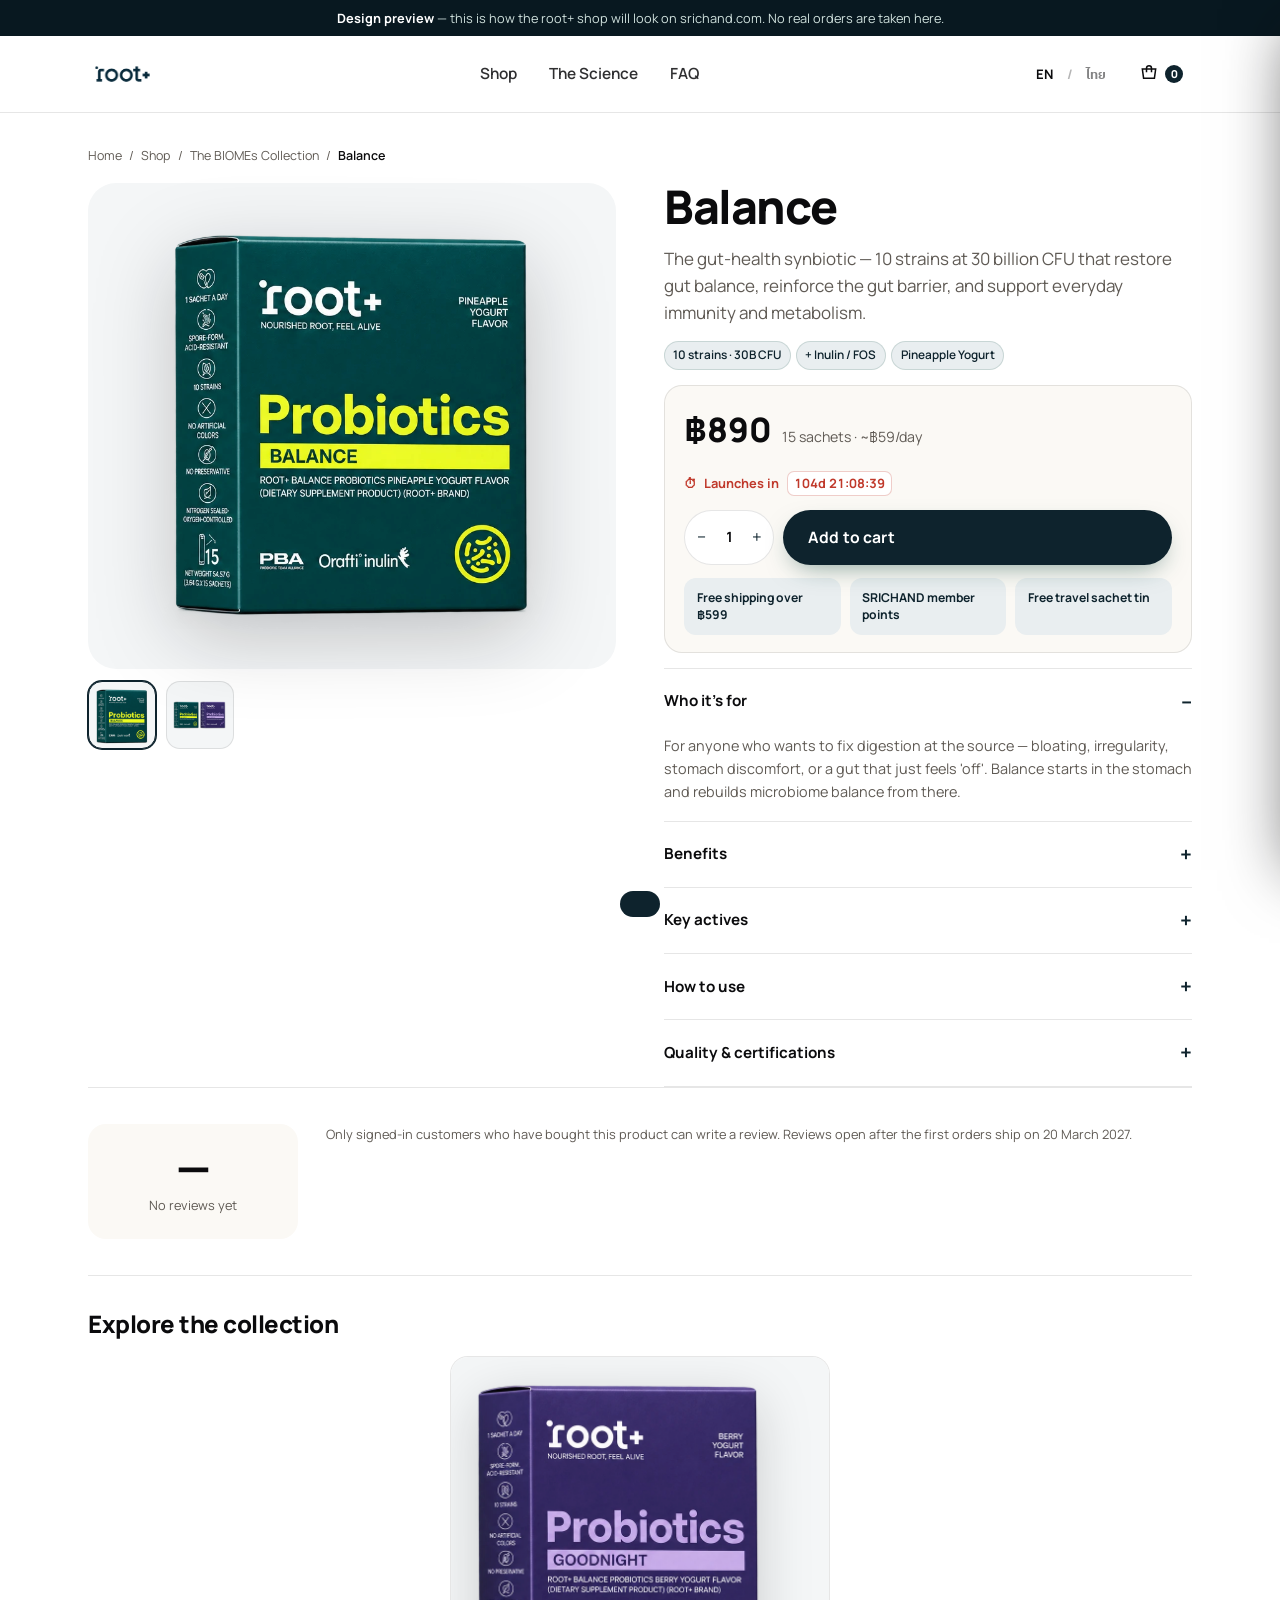
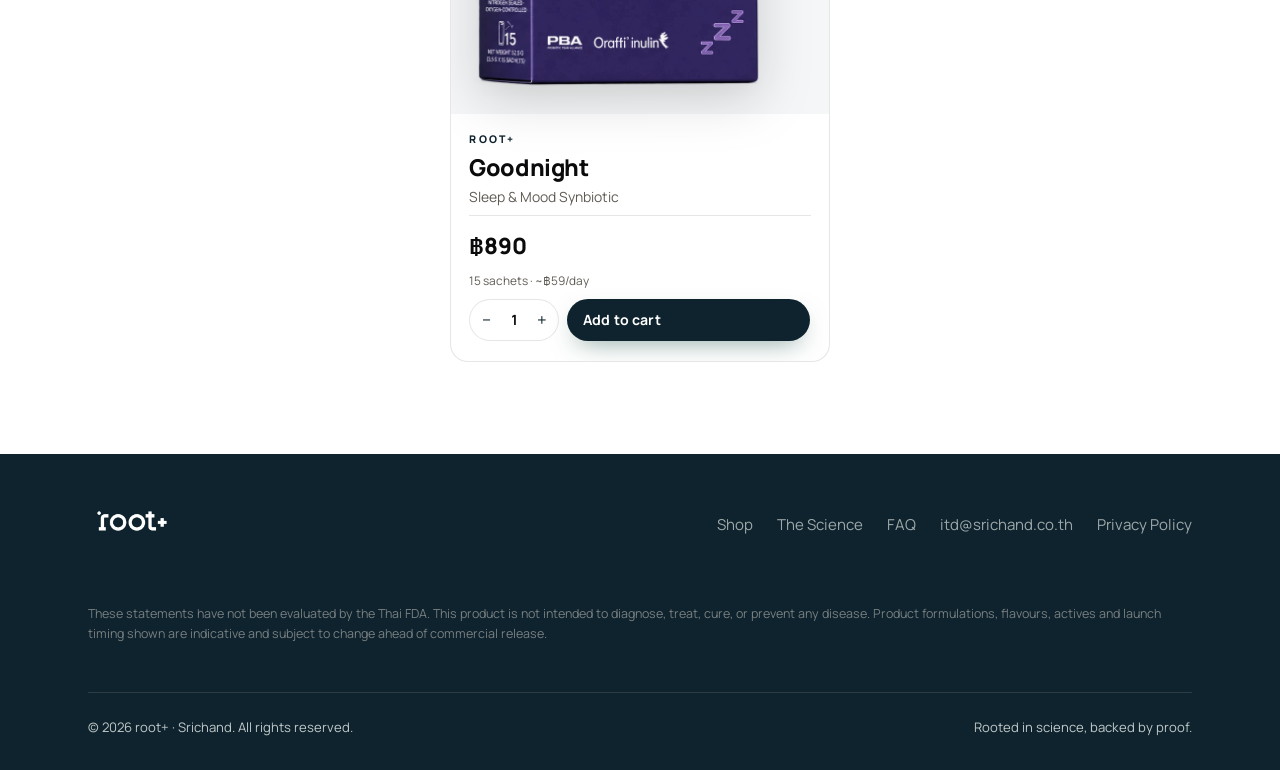
<file: shop-balance.html>
<!DOCTYPE html>
<html lang="en">
<head>
  <meta charset="UTF-8" />
  <meta name="viewport" content="width=device-width, initial-scale=1.0" />
  <title>Buy Balance — Gut Health Synbiotic | root+</title>
  <meta name="description" content="Preview of the root+ Balance product page — 10 strains at 30 billion CFU, ฿890 per 15-sachet box, ships 20 March 2027." />
  <meta name="theme-color" content="#0e232d" />
  <meta name="robots" content="noindex, follow" />

  <link rel="icon" type="image/png" href="assets/img/favicon.png" />
  <link rel="preconnect" href="https://fonts.googleapis.com" />
  <link rel="preconnect" href="https://fonts.gstatic.com" crossorigin />
  <link href="https://fonts.googleapis.com/css2?family=Manrope:wght@400;500;600;700;800&family=IBM+Plex+Sans+Thai:wght@400;500;600;700&display=swap" rel="stylesheet" />
  <link rel="stylesheet" href="assets/css/styles.css" />
  <link rel="stylesheet" href="assets/css/shop.css" />
</head>
<body>

  <div class="previewbar">
    <span data-i18n="prev.note"><b>Design preview</b> — this is how the root+ shop will look on srichand.com. No real orders are taken here.</span>
  </div>

  <header class="header header--solid" id="header">
    <div class="wrap header__inner">
      <a href="index.html" class="brand" aria-label="root+ home"><img src="assets/img/logo.png" width="600" height="260" alt="root+" /></a>
      <nav class="nav" aria-label="Primary">
        <a href="shop.html" data-i18n="nav.shop">Shop</a>
        <a href="index.html#science" data-i18n="nav.science">The Science</a>
        <a href="index.html#faq" data-i18n="nav.faq">FAQ</a>
      </nav>
      <div class="header__cta">
        <div class="lang" role="group" aria-label="Language">
          <button class="lang__opt is-active" type="button" data-lang="en">EN</button>
          <span class="lang__div">/</span>
          <button class="lang__opt" type="button" data-lang="th">ไทย</button>
        </div>
        <button class="cartbtn" type="button" data-cart-open aria-label="Open cart">
          <svg viewBox="0 0 24 24" fill="none" stroke="currentColor" stroke-width="1.8" aria-hidden="true"><path d="M4 6h16l-1.5 11H5.5z"/><path d="M9 10V5a3 3 0 0 1 6 0v5"/></svg>
          <span class="cartbtn__n" data-cart-count>0</span>
        </button>
        <button class="nav-toggle" id="navToggle" aria-label="Open menu" aria-expanded="false"><span></span></button>
      </div>
    </div>
  </header>

  <div class="mobile-menu" id="mobileMenu" aria-hidden="true">
    <div class="mobile-menu__top">
      <img src="assets/img/logo.png" width="600" height="260" alt="root+" />
      <button class="mobile-menu__close" id="menuClose" aria-label="Close menu">&times;</button>
    </div>
    <nav>
      <a href="shop.html" data-i18n="nav.shop">Shop</a>
      <a href="shop-balance.html">Balance</a>
      <a href="shop-goodnight.html">Goodnight</a>
      <a href="index.html#science" data-i18n="nav.science">The Science</a>
      <a href="index.html#faq" data-i18n="nav.faq">FAQ</a>
    </nav>
    <div class="lang lang--menu" role="group" aria-label="Language">
      <button class="lang__opt is-active" type="button" data-lang="en">EN</button>
      <span class="lang__div">/</span>
      <button class="lang__opt" type="button" data-lang="th">ไทย</button>
    </div>
  </div>

  <main class="cpdp">
    <div class="wrap">
      <nav class="cpdp__crumbs" aria-label="Breadcrumb">
        <a href="index.html" data-i18n="pdp.home">Home</a><span>/</span>
        <a href="shop.html" data-i18n="nav.shop">Shop</a><span>/</span>
        <a href="shop.html#collection" data-i18n="coll.eyebrow">The BIOMEs Collection</a><span>/</span>
        <b>Balance</b>
      </nav>

      <div class="cpdp__grid" data-product-scope>
        <!-- gallery -->
        <div>
          <div class="cpdp__stage" data-accent="balance">
            <img id="cpdpImage" src="assets/img/pack-balance.png" width="610" height="650" alt="root+ Balance — Pineapple Yogurt synbiotic sachet" />
          </div>
          <div class="cpdp__thumbs">
            <button class="is-on" type="button" data-thumb data-accent="balance" aria-label="Product shot">
              <img src="assets/img/pack-balance.png" width="60" height="60" alt="" />
            </button>
            <button type="button" data-thumb data-accent="balance" aria-label="The collection">
              <img src="assets/img/packs-hero.png" width="60" height="26" alt="" />
            </button>
          </div>
        </div>

        <!-- info -->
        <div class="cpdp__info">
          <h1 class="cpdp__title">Balance</h1>
          <p class="cpdp__kicker" data-i18n="cardB.desc">The gut-health synbiotic — 10 strains at 30 billion CFU that restore gut balance, reinforce the gut barrier, and support everyday immunity and metabolism.</p>

          <div class="scard__chips">
            <span class="chip">10 strains · 30B CFU</span>
            <span class="chip">+ Inulin / FOS</span>
            <span class="chip" data-i18n="flavor.yogurt">Pineapple Yogurt</span>
          </div>

          <div class="pricebox">
            <div class="pricebox__top">
              <b>฿890</b>
              <small class="cpdp__kicker" data-i18n="price.note">15 sachets · ~฿59/day</small>
            </div>
            <p class="countdown">⏱ <span data-i18n="shop.countdown">Launches in</span> <time data-countdown>—</time></p>

            <div class="buyrow">
              <span class="qty" data-qty>
                <button type="button" data-step="-1" aria-label="Decrease quantity">−</button>
                <output>1</output>
                <button type="button" data-step="1" aria-label="Increase quantity">+</button>
              </span>
              <button class="btn btn--primary" type="button" data-add="balance" data-i18n="btn.addcart">Add to cart</button>
            </div>

            <div class="perks">
              <div data-i18n="trust.t1">Free shipping over ฿599</div>
              <div data-i18n="perk.member">SRICHAND member points</div>
              <div data-i18n="perk.gift">Free travel sachet tin</div>
            </div>
          </div>

          <div class="cacc">
            <details open>
              <summary><span data-i18n="pdp.acc.who">Who it's for</span></summary>
              <div class="cacc__body">
                <p data-i18n="sb.who">For anyone who wants to fix digestion at the source — bloating, irregularity, stomach discomfort, or a gut that just feels 'off'. Balance starts in the stomach and rebuilds microbiome balance from there.</p>
              </div>
            </details>
            <details>
              <summary><span data-i18n="pdp.acc.benefits">Benefits</span></summary>
              <div class="cacc__body">
                <ul>
                  <li data-i18n="sb.b1">Restores gut balance with 10 strains (30B CFU)</li>
                  <li data-i18n="sb.b2">Reinforces the gut barrier — tight-junction &amp; mucus support</li>
                  <li data-i18n="sb.b3">Helps keep H. pylori in check for stomach comfort</li>
                  <li data-i18n="sb.b4">Everyday immune support</li>
                  <li data-i18n="sb.b5">Supports metabolic balance along the gut-liver axis</li>
                </ul>
              </div>
            </details>
            <details>
              <summary><span data-i18n="pdp.acc.actives">Key actives</span></summary>
              <div class="cacc__body">
                <ul>
                  <li>TCI604 — <span data-i18n="sb.a1">B. animalis subsp. lactis, full dose. Supports a calmer gut-inflammation response and a healthier barrier.</span></li>
                  <li>TCI803 — <span data-i18n="sb.a2">Weizmannia coagulans, full dose. Helps keep H. pylori in balance (−43%, C-13 breath test).</span></li>
                  <li>TCI-711 — <span data-i18n="sb.a3">Weizmannia coagulans, full dose. Backs the gut barrier and short-chain fatty-acid production.</span></li>
                </ul>
              </div>
            </details>
            <details>
              <summary><span data-i18n="pdp.acc.how">How to use</span></summary>
              <div class="cacc__body">
                <p data-i18n="sb.how">Tear one 3.5g sachet, pour it straight into your mouth, then drink 1–2 glasses of water. Once a day, before a meal.</p>
              </div>
            </details>
            <details>
              <summary><span data-i18n="pdp.acc.quality">Quality &amp; certifications</span></summary>
              <div class="cacc__body">
                <ul>
                  <li data-i18n="sq.1">Clinically-studied strains at full, disclosed doses — no proprietary blends</li>
                  <li data-i18n="sq.2">CFU count guaranteed through end of shelf life</li>
                  <li data-i18n="sq.3">Third-party tested with a Certificate of Analysis (COA)</li>
                  <li data-i18n="sq.4">No preservatives or artificial colours · nitrogen-sealed 3.5g sachet</li>
                </ul>
              </div>
            </details>
          </div>
        </div>
      </div>

      <!-- reviews: real empty state for a product that hasn't shipped -->
      <section class="creviews">
        <div class="creviews__score">
          <b>—</b>
          <span data-i18n="shop.noreviews">No reviews yet</span>
        </div>
        <div>
          <p class="crev__note" data-i18n="shop.revrule">Only signed-in customers who have bought this product can write a review. Reviews open after the first orders ship on 20 March 2027.</p>
        </div>
      </section>

      <!-- related -->
      <section class="cmore">
        <h2 data-i18n="pdp.more">Explore the collection</h2>
        <div class="shop-grid">
          <article class="scard" data-accent="refresh" data-product-scope>
            <div class="scard__media">
              <a href="shop-goodnight.html"><img src="assets/img/pack-goodnight.png" width="610" height="650" alt="root+ Goodnight — Berry Yogurt synbiotic sachet" loading="lazy" /></a>
            </div>
            <div class="scard__body">
              <p class="scard__brand">root+</p>
              <h3 class="scard__name"><a href="shop-goodnight.html">Goodnight</a></h3>
              <p class="scard__kicker" data-i18n="cardR.kicker">Sleep &amp; Mood Synbiotic</p>
              <div class="scard__price"><b>฿890</b><small data-i18n="price.note">15 sachets · ~฿59/day</small></div>
              <div class="scard__buy">
                <span class="qty" data-qty>
                  <button type="button" data-step="-1" aria-label="Decrease quantity">−</button>
                  <output>1</output>
                  <button type="button" data-step="1" aria-label="Increase quantity">+</button>
                </span>
                <button class="btn btn--primary btn--sm" type="button" data-add="goodnight" data-i18n="btn.addcart">Add to cart</button>
              </div>
            </div>
          </article>
        </div>
      </section>
    </div>
  </main>

  <footer class="footer footer--slim">
    <div class="wrap">
      <div class="footer__slimgrid">
        <div class="footer__brand">
          <img src="assets/img/logo.png" width="600" height="260" alt="root+" />
        </div>
        <ul class="footer__slimlinks">
          <li><a href="shop.html" data-i18n="nav.shop">Shop</a></li>
          <li><a href="index.html#science" data-i18n="nav.science">The Science</a></li>
          <li><a href="index.html#faq" data-i18n="nav.faq">FAQ</a></li>
          <li><a data-contact-email href="mailto:itd@srichand.co.th">itd@srichand.co.th</a></li>
          <li><a href="privacy.html" data-i18n="foot.privacy">Privacy Policy</a></li>
        </ul>
      </div>
      <p class="footer__disclaimer" data-i18n="foot.disclaimer">These statements have not been evaluated by the Thai FDA. This product is not intended to diagnose, treat, cure, or prevent any disease. Product formulations, flavours, actives and launch timing shown are indicative and subject to change ahead of commercial release.</p>
      <div class="footer__bottom">
        <span>&copy; <span id="year"></span> root+ · Srichand. <span data-i18n="foot.rights">All rights reserved.</span></span>
        <span data-i18n="foot.tagline">Rooted in science, backed by proof.</span>
      </div>
    </div>
  </footer>

  <div class="cart-scrim" id="cartScrim" data-cart-close></div>
  <aside class="cart" id="cartDrawer" aria-hidden="true" aria-label="Cart">
    <div class="cart__head">
      <h2 data-i18n="cart.title">Your cart</h2>
      <button class="cart__close" type="button" data-cart-close aria-label="Close cart">&times;</button>
    </div>
    <div class="cart__body" id="cartBody"></div>
    <div class="cart__foot" id="cartFoot" hidden></div>
  </aside>

  <div class="shop-toast" id="shopToast" role="status" aria-live="polite"></div>

  <script src="assets/js/config.js"></script>
  <script src="assets/js/analytics.js"></script>
  <script src="assets/js/shell.js"></script>
  <script src="assets/js/i18n.js"></script>
  <script src="assets/js/shop.js"></script>
  <script>document.getElementById("year").textContent = new Date().getFullYear();</script>
</body>
</html>
</file>
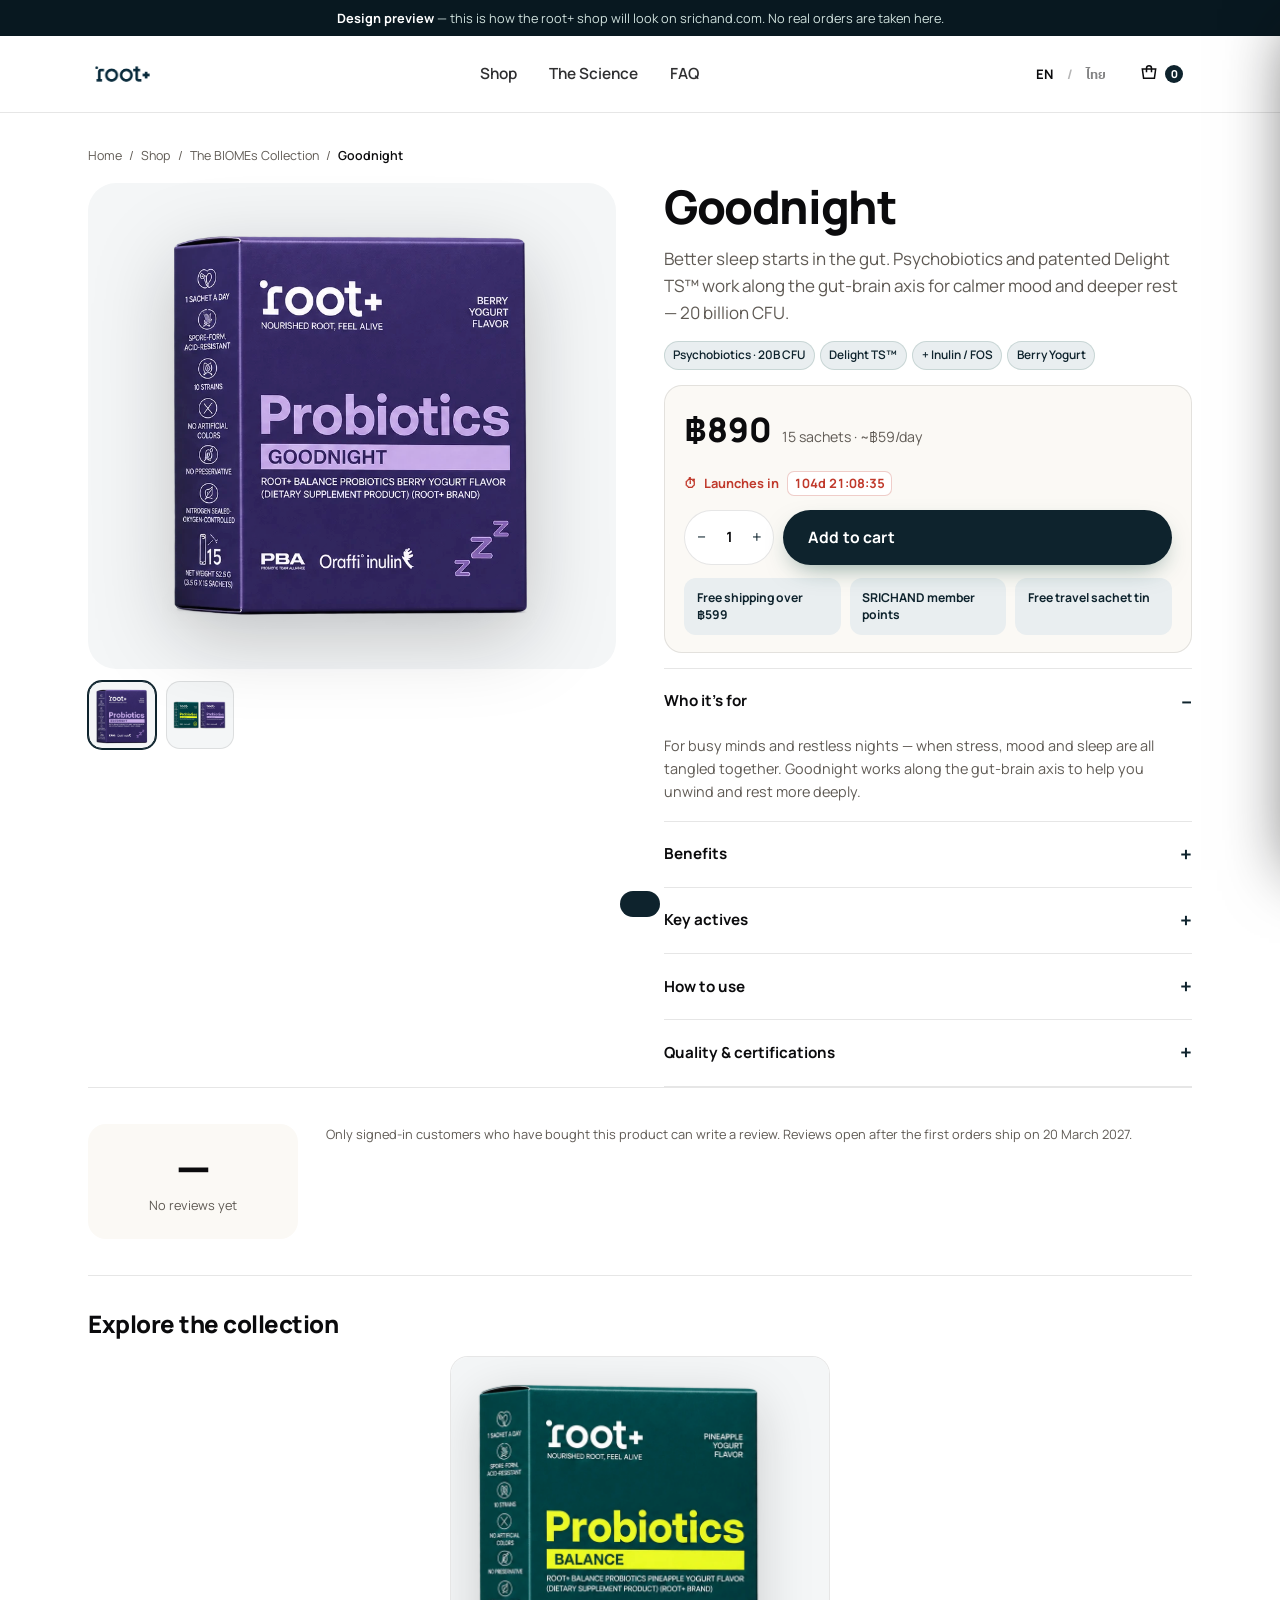
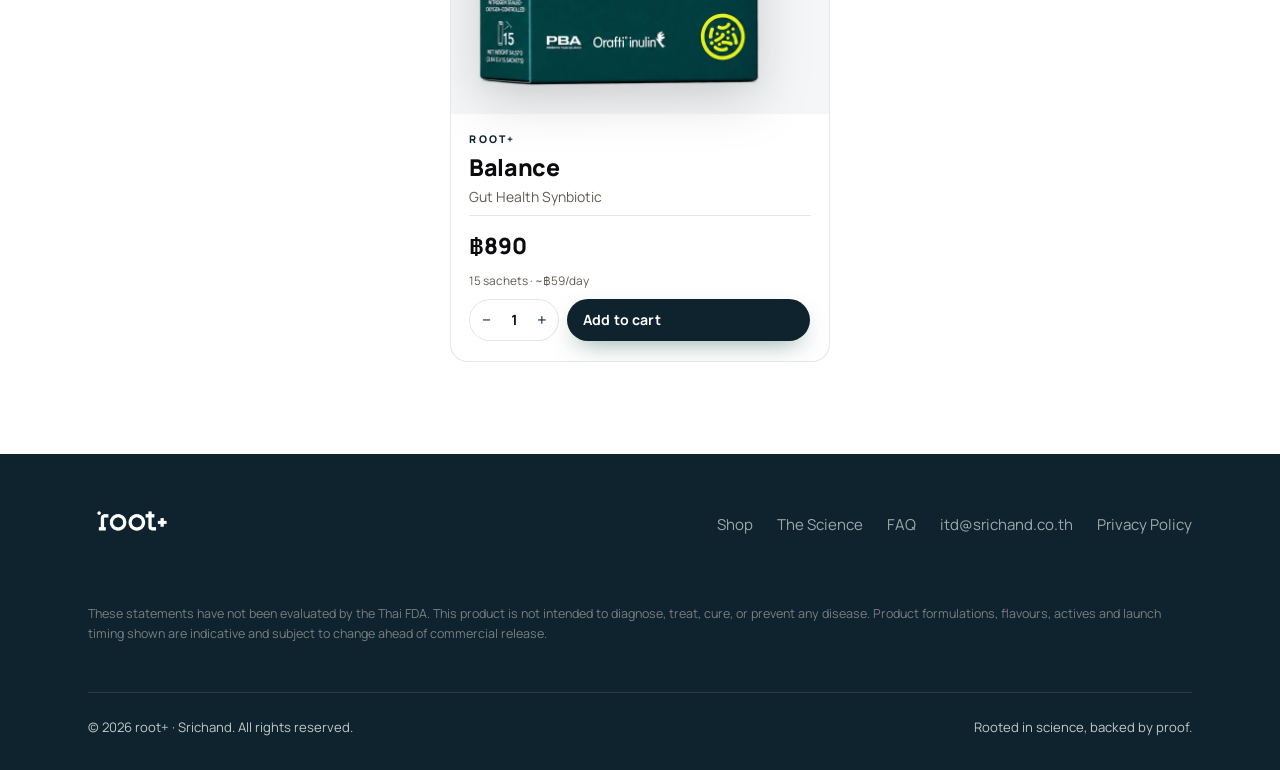
<file: shop-goodnight.html>
<!DOCTYPE html>
<html lang="en">
<head>
  <meta charset="UTF-8" />
  <meta name="viewport" content="width=device-width, initial-scale=1.0" />
  <title>Buy Goodnight — Sleep &amp; Mood Synbiotic | root+</title>
  <meta name="description" content="Preview of the root+ Goodnight product page — psychobiotics at 20 billion CFU with Delight TS™, ฿890 per 15-sachet box, ships 20 March 2027." />
  <meta name="theme-color" content="#0e232d" />
  <meta name="robots" content="noindex, follow" />

  <link rel="icon" type="image/png" href="assets/img/favicon.png" />
  <link rel="preconnect" href="https://fonts.googleapis.com" />
  <link rel="preconnect" href="https://fonts.gstatic.com" crossorigin />
  <link href="https://fonts.googleapis.com/css2?family=Manrope:wght@400;500;600;700;800&family=IBM+Plex+Sans+Thai:wght@400;500;600;700&display=swap" rel="stylesheet" />
  <link rel="stylesheet" href="assets/css/styles.css" />
  <link rel="stylesheet" href="assets/css/shop.css" />
</head>
<body>

  <div class="previewbar">
    <span data-i18n="prev.note"><b>Design preview</b> — this is how the root+ shop will look on srichand.com. No real orders are taken here.</span>
  </div>

  <header class="header header--solid" id="header">
    <div class="wrap header__inner">
      <a href="index.html" class="brand" aria-label="root+ home"><img src="assets/img/logo.png" width="600" height="260" alt="root+" /></a>
      <nav class="nav" aria-label="Primary">
        <a href="shop.html" data-i18n="nav.shop">Shop</a>
        <a href="index.html#science" data-i18n="nav.science">The Science</a>
        <a href="index.html#faq" data-i18n="nav.faq">FAQ</a>
      </nav>
      <div class="header__cta">
        <div class="lang" role="group" aria-label="Language">
          <button class="lang__opt is-active" type="button" data-lang="en">EN</button>
          <span class="lang__div">/</span>
          <button class="lang__opt" type="button" data-lang="th">ไทย</button>
        </div>
        <button class="cartbtn" type="button" data-cart-open aria-label="Open cart">
          <svg viewBox="0 0 24 24" fill="none" stroke="currentColor" stroke-width="1.8" aria-hidden="true"><path d="M4 6h16l-1.5 11H5.5z"/><path d="M9 10V5a3 3 0 0 1 6 0v5"/></svg>
          <span class="cartbtn__n" data-cart-count>0</span>
        </button>
        <button class="nav-toggle" id="navToggle" aria-label="Open menu" aria-expanded="false"><span></span></button>
      </div>
    </div>
  </header>

  <div class="mobile-menu" id="mobileMenu" aria-hidden="true">
    <div class="mobile-menu__top">
      <img src="assets/img/logo.png" width="600" height="260" alt="root+" />
      <button class="mobile-menu__close" id="menuClose" aria-label="Close menu">&times;</button>
    </div>
    <nav>
      <a href="shop.html" data-i18n="nav.shop">Shop</a>
      <a href="shop-balance.html">Balance</a>
      <a href="shop-goodnight.html">Goodnight</a>
      <a href="index.html#science" data-i18n="nav.science">The Science</a>
      <a href="index.html#faq" data-i18n="nav.faq">FAQ</a>
    </nav>
    <div class="lang lang--menu" role="group" aria-label="Language">
      <button class="lang__opt is-active" type="button" data-lang="en">EN</button>
      <span class="lang__div">/</span>
      <button class="lang__opt" type="button" data-lang="th">ไทย</button>
    </div>
  </div>

  <main class="cpdp">
    <div class="wrap">
      <nav class="cpdp__crumbs" aria-label="Breadcrumb">
        <a href="index.html" data-i18n="pdp.home">Home</a><span>/</span>
        <a href="shop.html" data-i18n="nav.shop">Shop</a><span>/</span>
        <a href="shop.html#collection" data-i18n="coll.eyebrow">The BIOMEs Collection</a><span>/</span>
        <b>Goodnight</b>
      </nav>

      <div class="cpdp__grid" data-product-scope>
        <div>
          <div class="cpdp__stage" data-accent="refresh">
            <img id="cpdpImage" src="assets/img/pack-goodnight.png" width="610" height="650" alt="root+ Goodnight — Berry Yogurt synbiotic sachet" />
          </div>
          <div class="cpdp__thumbs">
            <button class="is-on" type="button" data-thumb data-accent="refresh" aria-label="Product shot">
              <img src="assets/img/pack-goodnight.png" width="60" height="60" alt="" />
            </button>
            <button type="button" data-thumb data-accent="refresh" aria-label="The collection">
              <img src="assets/img/packs-hero.png" width="60" height="26" alt="" />
            </button>
          </div>
        </div>

        <div class="cpdp__info">
          <h1 class="cpdp__title">Goodnight</h1>
          <p class="cpdp__kicker" data-i18n="cardR.desc">Better sleep starts in the gut. Psychobiotics and patented Delight TS™ work along the gut-brain axis for calmer mood and deeper rest — 20 billion CFU.</p>

          <div class="scard__chips">
            <span class="chip">Psychobiotics · 20B CFU</span>
            <span class="chip">Delight TS™</span>
            <span class="chip">+ Inulin / FOS</span>
            <span class="chip" data-i18n="flavor.mixedberry">Berry Yogurt</span>
          </div>

          <div class="pricebox">
            <div class="pricebox__top">
              <b>฿890</b>
              <small class="cpdp__kicker" data-i18n="price.note">15 sachets · ~฿59/day</small>
            </div>
            <p class="countdown">⏱ <span data-i18n="shop.countdown">Launches in</span> <time data-countdown>—</time></p>

            <div class="buyrow">
              <span class="qty" data-qty>
                <button type="button" data-step="-1" aria-label="Decrease quantity">−</button>
                <output>1</output>
                <button type="button" data-step="1" aria-label="Increase quantity">+</button>
              </span>
              <button class="btn btn--primary" type="button" data-add="goodnight" data-i18n="btn.addcart">Add to cart</button>
            </div>

            <div class="perks">
              <div data-i18n="trust.t1">Free shipping over ฿599</div>
              <div data-i18n="perk.member">SRICHAND member points</div>
              <div data-i18n="perk.gift">Free travel sachet tin</div>
            </div>
          </div>

          <div class="cacc">
            <details open>
              <summary><span data-i18n="pdp.acc.who">Who it's for</span></summary>
              <div class="cacc__body">
                <p data-i18n="sg.who">For busy minds and restless nights — when stress, mood and sleep are all tangled together. Goodnight works along the gut-brain axis to help you unwind and rest more deeply.</p>
              </div>
            </details>
            <details>
              <summary><span data-i18n="pdp.acc.benefits">Benefits</span></summary>
              <div class="cacc__body">
                <ul>
                  <li data-i18n="sg.b1">Calmer mood — lower stress and restlessness</li>
                  <li data-i18n="sg.b2">Fall asleep faster and lengthen REM sleep</li>
                  <li data-i18n="sg.b3">Supports serotonin &amp; melatonin along the gut-brain axis</li>
                  <li data-i18n="sg.b4">10 strains, including spore-form, acid-resistant Bacillus coagulans</li>
                  <li data-i18n="sg.b5">20B CFU psychobiotics with patented Delight TS™</li>
                </ul>
              </div>
            </details>
            <details>
              <summary><span data-i18n="pdp.acc.actives">Key actives</span></summary>
              <div class="cacc__body">
                <ul>
                  <li>TCI973 — <span data-i18n="sg.a1">Psychobiotics, full dose. Lowers the stress index (−27.9%) and supports calming anandamide &amp; serotonin pathways.</span></li>
                  <li>Delight TS™ — <span data-i18n="sg.a2">Patented prebiotic (Gold Medal, 2024 Seoul International Invention Fair) — helps you fall asleep faster and lengthen REM sleep.</span></li>
                  <li>10 strains — <span data-i18n="sg.a3">Spore-form Bacillus coagulans rides through stomach acid alongside Lactobacillus, Bifidobacterium and S. boulardii strains.</span></li>
                </ul>
              </div>
            </details>
            <details>
              <summary><span data-i18n="pdp.acc.how">How to use</span></summary>
              <div class="cacc__body">
                <p data-i18n="sb.how">Tear one 3.5g sachet, pour it straight into your mouth, then drink 1–2 glasses of water. Once a day, before a meal.</p>
              </div>
            </details>
            <details>
              <summary><span data-i18n="pdp.acc.quality">Quality &amp; certifications</span></summary>
              <div class="cacc__body">
                <ul>
                  <li data-i18n="sq.1">Clinically-studied strains at full, disclosed doses — no proprietary blends</li>
                  <li data-i18n="sq.2">CFU count guaranteed through end of shelf life</li>
                  <li data-i18n="sq.3">Third-party tested with a Certificate of Analysis (COA)</li>
                  <li data-i18n="sq.4">No preservatives or artificial colours · nitrogen-sealed 3.5g sachet</li>
                </ul>
              </div>
            </details>
          </div>
        </div>
      </div>

      <section class="creviews">
        <div class="creviews__score">
          <b>—</b>
          <span data-i18n="shop.noreviews">No reviews yet</span>
        </div>
        <div>
          <p class="crev__note" data-i18n="shop.revrule">Only signed-in customers who have bought this product can write a review. Reviews open after the first orders ship on 20 March 2027.</p>
        </div>
      </section>

      <section class="cmore">
        <h2 data-i18n="pdp.more">Explore the collection</h2>
        <div class="shop-grid">
          <article class="scard" data-accent="balance" data-product-scope>
            <div class="scard__media">
              <a href="shop-balance.html"><img src="assets/img/pack-balance.png" width="610" height="650" alt="root+ Balance — Pineapple Yogurt synbiotic sachet" loading="lazy" /></a>
            </div>
            <div class="scard__body">
              <p class="scard__brand">root+</p>
              <h3 class="scard__name"><a href="shop-balance.html">Balance</a></h3>
              <p class="scard__kicker" data-i18n="cardB.kicker">Gut Health Synbiotic</p>
              <div class="scard__price"><b>฿890</b><small data-i18n="price.note">15 sachets · ~฿59/day</small></div>
              <div class="scard__buy">
                <span class="qty" data-qty>
                  <button type="button" data-step="-1" aria-label="Decrease quantity">−</button>
                  <output>1</output>
                  <button type="button" data-step="1" aria-label="Increase quantity">+</button>
                </span>
                <button class="btn btn--primary btn--sm" type="button" data-add="balance" data-i18n="btn.addcart">Add to cart</button>
              </div>
            </div>
          </article>
        </div>
      </section>
    </div>
  </main>

  <footer class="footer footer--slim">
    <div class="wrap">
      <div class="footer__slimgrid">
        <div class="footer__brand">
          <img src="assets/img/logo.png" width="600" height="260" alt="root+" />
        </div>
        <ul class="footer__slimlinks">
          <li><a href="shop.html" data-i18n="nav.shop">Shop</a></li>
          <li><a href="index.html#science" data-i18n="nav.science">The Science</a></li>
          <li><a href="index.html#faq" data-i18n="nav.faq">FAQ</a></li>
          <li><a data-contact-email href="mailto:itd@srichand.co.th">itd@srichand.co.th</a></li>
          <li><a href="privacy.html" data-i18n="foot.privacy">Privacy Policy</a></li>
        </ul>
      </div>
      <p class="footer__disclaimer" data-i18n="foot.disclaimer">These statements have not been evaluated by the Thai FDA. This product is not intended to diagnose, treat, cure, or prevent any disease. Product formulations, flavours, actives and launch timing shown are indicative and subject to change ahead of commercial release.</p>
      <div class="footer__bottom">
        <span>&copy; <span id="year"></span> root+ · Srichand. <span data-i18n="foot.rights">All rights reserved.</span></span>
        <span data-i18n="foot.tagline">Rooted in science, backed by proof.</span>
      </div>
    </div>
  </footer>

  <div class="cart-scrim" id="cartScrim" data-cart-close></div>
  <aside class="cart" id="cartDrawer" aria-hidden="true" aria-label="Cart">
    <div class="cart__head">
      <h2 data-i18n="cart.title">Your cart</h2>
      <button class="cart__close" type="button" data-cart-close aria-label="Close cart">&times;</button>
    </div>
    <div class="cart__body" id="cartBody"></div>
    <div class="cart__foot" id="cartFoot" hidden></div>
  </aside>

  <div class="shop-toast" id="shopToast" role="status" aria-live="polite"></div>

  <script src="assets/js/config.js"></script>
  <script src="assets/js/analytics.js"></script>
  <script src="assets/js/shell.js"></script>
  <script src="assets/js/i18n.js"></script>
  <script src="assets/js/shop.js"></script>
  <script>document.getElementById("year").textContent = new Date().getFullYear();</script>
</body>
</html>
</file>
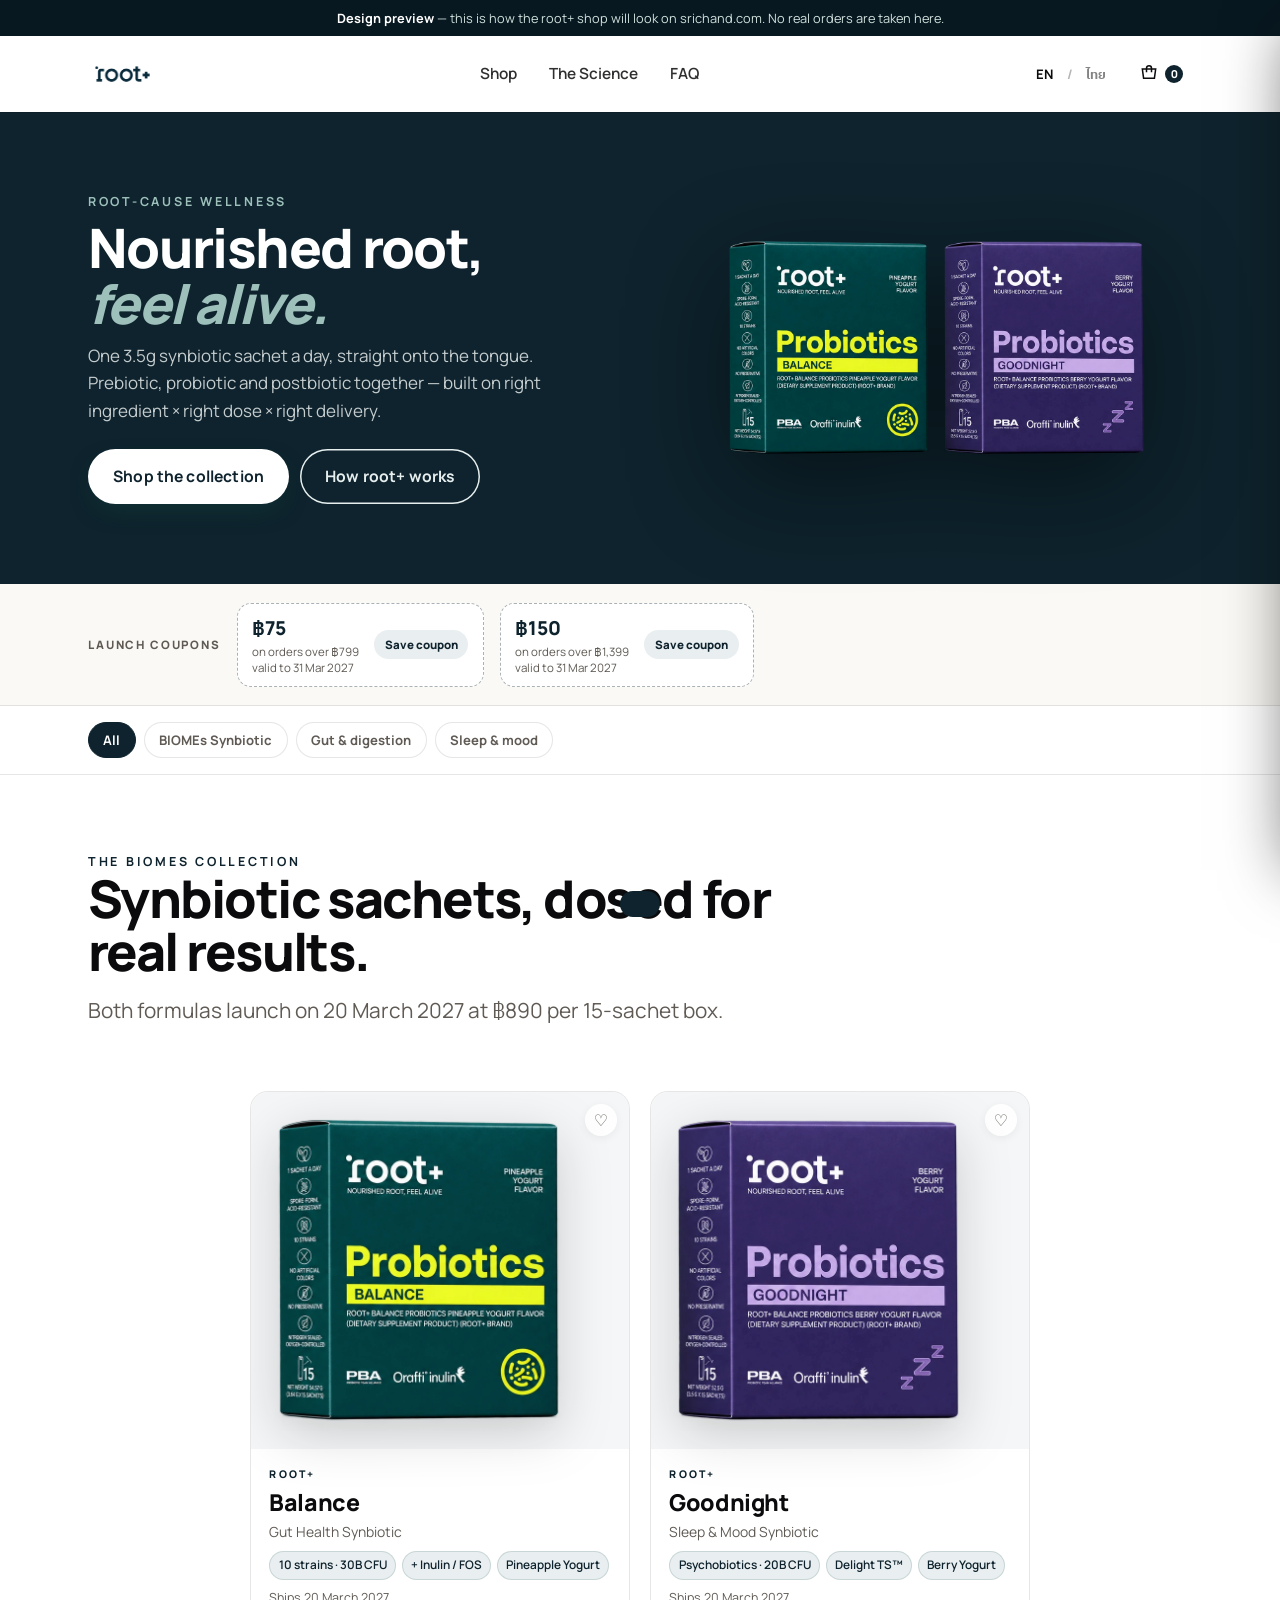
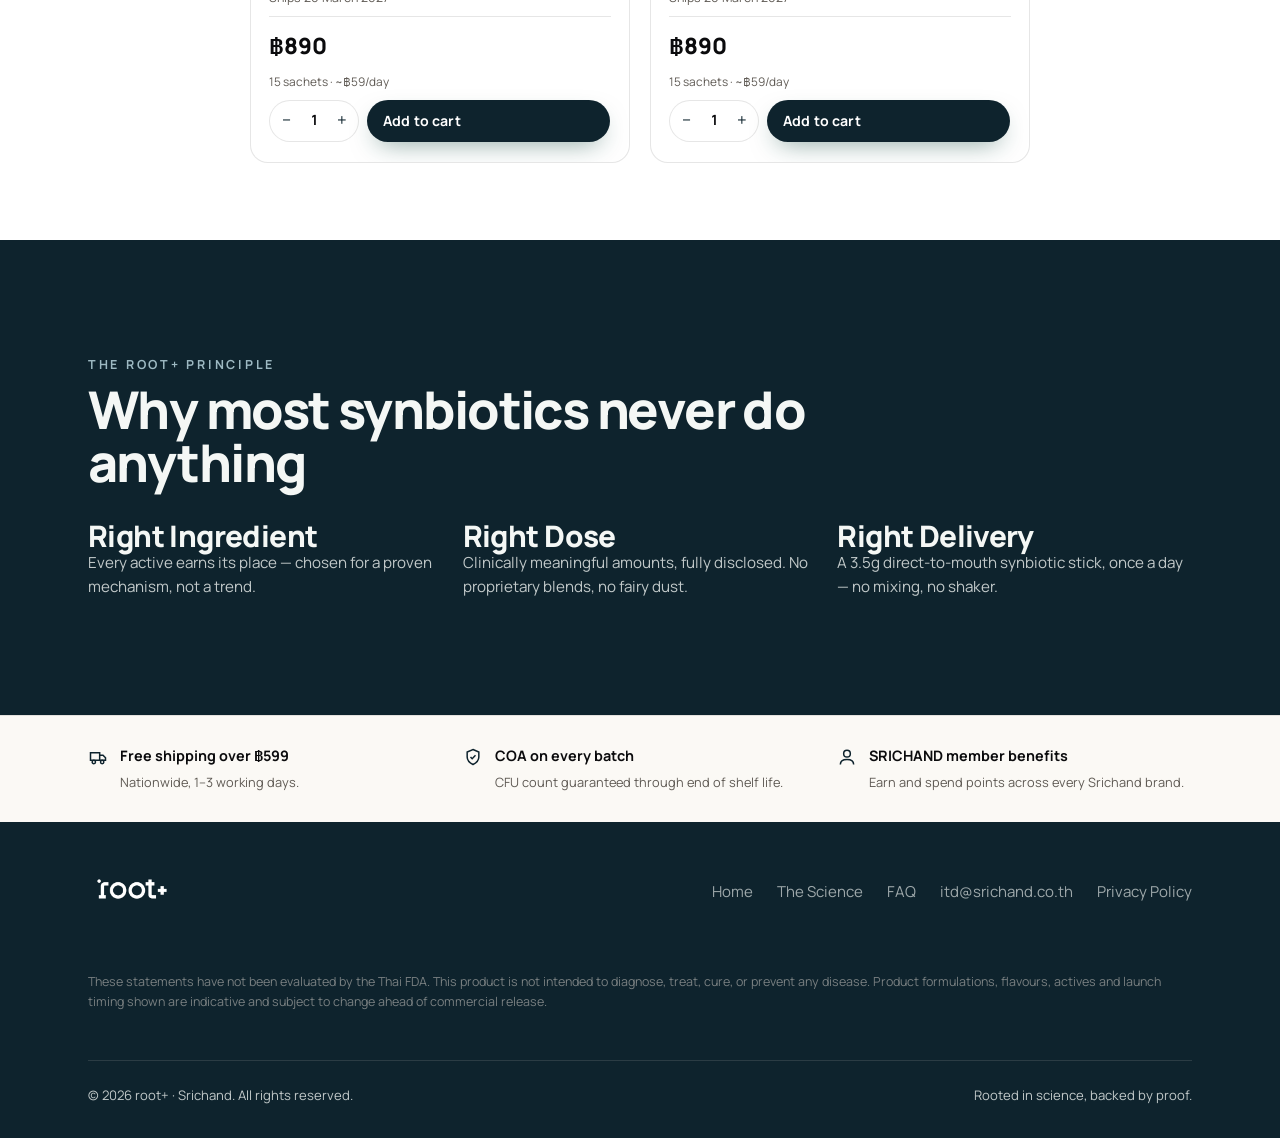
<file: shop.html>
<!DOCTYPE html>
<html lang="en">
<head>
  <meta charset="UTF-8" />
  <meta name="viewport" content="width=device-width, initial-scale=1.0" />
  <title>Shop the BIOMEs Collection | root+</title>
  <meta name="description" content="Preview of the root+ shop — the BIOMEs synbiotic collection, ฿890 per 15-sachet box, launching 20 March 2027." />
  <meta name="theme-color" content="#0e232d" />
  <!-- Design preview, not a live store: keep it out of search results. -->
  <meta name="robots" content="noindex, follow" />

  <link rel="icon" type="image/png" href="assets/img/favicon.png" />
  <link rel="preconnect" href="https://fonts.googleapis.com" />
  <link rel="preconnect" href="https://fonts.gstatic.com" crossorigin />
  <link href="https://fonts.googleapis.com/css2?family=Manrope:wght@400;500;600;700;800&family=IBM+Plex+Sans+Thai:wght@400;500;600;700&display=swap" rel="stylesheet" />
  <link rel="stylesheet" href="assets/css/styles.css" />
  <link rel="stylesheet" href="assets/css/shop.css" />
</head>
<body>

  <!-- What this page is. Removed when the real store goes live on srichand.com. -->
  <div class="previewbar">
    <span data-i18n="prev.note"><b>Design preview</b> — this is how the root+ shop will look on srichand.com. No real orders are taken here.</span>
  </div>

  <header class="header header--solid" id="header">
    <div class="wrap header__inner">
      <a href="index.html" class="brand" aria-label="root+ home"><img src="assets/img/logo.png" width="600" height="260" alt="root+" /></a>
      <nav class="nav" aria-label="Primary">
        <div class="nav-drop">
          <a href="shop.html" class="nav-drop__trigger" data-i18n="nav.shop">Shop</a>
          <div class="megamenu">
            <div class="megamenu__grid">
              <div class="megamenu__col">
                <p class="megamenu__label" data-i18n="mega.shop">Shop root+</p>
                <a class="megamenu__item" href="shop-balance.html">
                  <span class="megamenu__thumb" data-accent="balance"><img src="assets/img/pack-balance.png" width="610" height="650" alt="" loading="lazy" /></span>
                  <span class="megamenu__text"><b>Balance</b><small data-i18n="cardB.kicker">Gut Health Synbiotic</small></span>
                </a>
                <a class="megamenu__item" href="shop-goodnight.html">
                  <span class="megamenu__thumb" data-accent="refresh"><img src="assets/img/pack-goodnight.png" width="610" height="650" alt="" loading="lazy" /></span>
                  <span class="megamenu__text"><b>Goodnight</b><small data-i18n="cardR.kicker">Sleep &amp; Mood Synbiotic</small></span>
                </a>
              </div>
              <a class="megamenu__all" href="shop.html#collection">
                <span class="megamenu__allimg"><img src="assets/img/packs-hero.png" width="1226" height="650" alt="" loading="lazy" /></span>
                <span class="megamenu__alltext" data-i18n="mega.all">Explore the collection →</span>
              </a>
            </div>
          </div>
        </div>
        <a href="index.html#science" data-i18n="nav.science">The Science</a>
        <a href="index.html#faq" data-i18n="nav.faq">FAQ</a>
      </nav>
      <div class="header__cta">
        <div class="lang" role="group" aria-label="Language">
          <button class="lang__opt is-active" type="button" data-lang="en">EN</button>
          <span class="lang__div">/</span>
          <button class="lang__opt" type="button" data-lang="th">ไทย</button>
        </div>
        <button class="cartbtn" type="button" data-cart-open aria-label="Open cart">
          <svg viewBox="0 0 24 24" fill="none" stroke="currentColor" stroke-width="1.8" aria-hidden="true"><path d="M4 6h16l-1.5 11H5.5z"/><path d="M9 10V5a3 3 0 0 1 6 0v5"/></svg>
          <span class="cartbtn__n" data-cart-count>0</span>
        </button>
        <button class="nav-toggle" id="navToggle" aria-label="Open menu" aria-expanded="false"><span></span></button>
      </div>
    </div>
  </header>

  <!-- Mobile menu -->
  <div class="mobile-menu" id="mobileMenu" aria-hidden="true">
    <div class="mobile-menu__top">
      <img src="assets/img/logo.png" width="600" height="260" alt="root+" />
      <button class="mobile-menu__close" id="menuClose" aria-label="Close menu">&times;</button>
    </div>
    <nav>
      <a href="shop.html" data-i18n="nav.shop">Shop</a>
      <a href="shop-balance.html">Balance</a>
      <a href="shop-goodnight.html">Goodnight</a>
      <a href="index.html#principle" data-i18n="nav.principle">The Principle</a>
      <a href="index.html#science" data-i18n="nav.science">The Science</a>
      <a href="index.html#faq" data-i18n="nav.faq">FAQ</a>
    </nav>
    <div class="lang lang--menu" role="group" aria-label="Language">
      <button class="lang__opt is-active" type="button" data-lang="en">EN</button>
      <span class="lang__div">/</span>
      <button class="lang__opt" type="button" data-lang="th">ไทย</button>
    </div>
  </div>

  <main>
    <!-- Brand hero -->
    <section class="shop-hero">
      <div class="wrap shop-hero__in">
        <div>
          <p class="eyebrow" data-i18n="hero.eyebrow">Root-Cause Wellness</p>
          <h1 data-i18n="shop.h1">Nourished root,<br /><em>feel alive.</em></h1>
          <p class="shop-hero__sub" data-i18n="shop.sub">One 3.5g synbiotic sachet a day, straight onto the tongue. Prebiotic, probiotic and postbiotic together — built on right ingredient × right dose × right delivery.</p>
          <div class="shop-hero__cta">
            <a class="btn btn--primary" href="#collection" data-i18n="shop.cta1">Shop the collection</a>
            <a class="btn btn--ghost" href="index.html#principle" data-i18n="shop.cta2">How root+ works</a>
          </div>
        </div>
        <div class="shop-hero__art">
          <img src="assets/img/packs-hero.png" width="1226" height="650" alt="root+ BIOMEs Balance and Goodnight sachets" />
        </div>
      </div>
    </section>

    <!-- Coupon strip: the srichand.com coupon mechanic, restyled -->
    <div class="shop-coupon">
      <div class="wrap shop-coupon__in">
        <span class="shop-coupon__label" data-i18n="shop.coupon.label">Launch coupons</span>
        <div class="coupon">
          <div><b>฿75</b><small data-i18n="shop.cp1">on orders over ฿799<br />valid to 31 Mar 2027</small></div>
          <button type="button" data-coupon data-i18n="shop.coupon.get">Save coupon</button>
        </div>
        <div class="coupon">
          <div><b>฿150</b><small data-i18n="shop.cp2">on orders over ฿1,399<br />valid to 31 Mar 2027</small></div>
          <button type="button" data-coupon data-i18n="shop.coupon.get">Save coupon</button>
        </div>
      </div>
    </div>

    <!-- Category chips -->
    <div class="shop-cats">
      <div class="wrap shop-cats__in">
        <button class="catchip is-active" type="button" data-cat="all" data-i18n="cat.all">All</button>
        <button class="catchip" type="button" data-cat="biomes" data-i18n="cat.biomes">BIOMEs Synbiotic</button>
        <button class="catchip" type="button" data-cat="gut" data-i18n="cat.gut">Gut &amp; digestion</button>
        <button class="catchip" type="button" data-cat="sleep" data-i18n="cat.sleep">Sleep &amp; mood</button>
      </div>
    </div>

    <!-- Product grid -->
    <section class="shop-sec" id="collection">
      <div class="wrap">
        <div class="section-head">
          <p class="eyebrow" data-i18n="coll.eyebrow">The BIOMEs Collection</p>
          <h2 class="h2" data-i18n="coll.head">Synbiotic sachets, dosed for real results.</h2>
          <p class="lead" data-i18n="shop.launchnote">Both formulas launch on 20 March 2027 at ฿890 per 15-sachet box.</p>
        </div>

        <div class="shop-grid">

          <!-- Balance -->
          <article class="scard" data-accent="balance" data-tags="biomes gut" data-product-scope>
            <div class="scard__media">
              <button class="wishbtn" type="button" data-wish aria-label="Add to wishlist">♡</button>
              <a href="shop-balance.html"><img src="assets/img/pack-balance.png" width="610" height="650" alt="root+ Balance — Pineapple Yogurt synbiotic sachet" loading="lazy" /></a>
            </div>
            <div class="scard__body">
              <p class="scard__brand">root+</p>
              <h3 class="scard__name"><a href="shop-balance.html">Balance</a></h3>
              <p class="scard__kicker" data-i18n="cardB.kicker">Gut Health Synbiotic</p>
              <div class="scard__chips">
                <span class="chip">10 strains · 30B CFU</span>
                <span class="chip">+ Inulin / FOS</span>
                <span class="chip" data-i18n="flavor.yogurt">Pineapple Yogurt</span>
              </div>
              <p class="rating" data-i18n="shop.ships">Ships 20 March 2027</p>
              <div class="scard__price">
                <b>฿890</b>
                <small data-i18n="price.note">15 sachets · ~฿59/day</small>
              </div>
              <div class="scard__buy">
                <span class="qty" data-qty>
                  <button type="button" data-step="-1" aria-label="Decrease quantity">−</button>
                  <output>1</output>
                  <button type="button" data-step="1" aria-label="Increase quantity">+</button>
                </span>
                <button class="btn btn--primary btn--sm" type="button" data-add="balance" data-i18n="btn.addcart">Add to cart</button>
              </div>
            </div>
          </article>

          <!-- Goodnight -->
          <article class="scard" data-accent="refresh" data-tags="biomes sleep" data-product-scope>
            <div class="scard__media">
              <button class="wishbtn" type="button" data-wish aria-label="Add to wishlist">♡</button>
              <a href="shop-goodnight.html"><img src="assets/img/pack-goodnight.png" width="610" height="650" alt="root+ Goodnight — Berry Yogurt synbiotic sachet" loading="lazy" /></a>
            </div>
            <div class="scard__body">
              <p class="scard__brand">root+</p>
              <h3 class="scard__name"><a href="shop-goodnight.html">Goodnight</a></h3>
              <p class="scard__kicker" data-i18n="cardR.kicker">Sleep &amp; Mood Synbiotic</p>
              <div class="scard__chips">
                <span class="chip">Psychobiotics · 20B CFU</span>
                <span class="chip">Delight TS™</span>
                <span class="chip" data-i18n="flavor.mixedberry">Berry Yogurt</span>
              </div>
              <p class="rating" data-i18n="shop.ships">Ships 20 March 2027</p>
              <div class="scard__price">
                <b>฿890</b>
                <small data-i18n="price.note">15 sachets · ~฿59/day</small>
              </div>
              <div class="scard__buy">
                <span class="qty" data-qty>
                  <button type="button" data-step="-1" aria-label="Decrease quantity">−</button>
                  <output>1</output>
                  <button type="button" data-step="1" aria-label="Increase quantity">+</button>
                </span>
                <button class="btn btn--primary btn--sm" type="button" data-add="goodnight" data-i18n="btn.addcart">Add to cart</button>
              </div>
            </div>
          </article>

        </div>
      </div>
    </section>

    <!-- Principle band -->
    <section class="bg-navy">
      <div class="wrap">
        <p class="eyebrow" data-i18n="prin.eyebrow">The root+ Principle</p>
        <h2 class="h2" style="margin:.5rem 0 2rem;max-width:22ch" data-i18n="shop.band.head">Why most synbiotics never do anything</h2>
        <div class="shop-trust__in">
          <div>
            <h3 class="h3" data-i18n="prin.t1">Right Ingredient</h3>
            <p class="lead" style="font-size:.95rem" data-i18n="prin.d1">Every active earns its place — chosen for a proven mechanism, not a trend.</p>
          </div>
          <div>
            <h3 class="h3" data-i18n="prin.t2">Right Dose</h3>
            <p class="lead" style="font-size:.95rem" data-i18n="prin.d2">Clinically meaningful amounts, fully disclosed. No proprietary blends, no fairy dust.</p>
          </div>
          <div>
            <h3 class="h3" data-i18n="prin.t3">Right Delivery</h3>
            <p class="lead" style="font-size:.95rem" data-i18n="prin.d3">A 3.5g direct-to-mouth synbiotic stick, once a day — no mixing, no shaker.</p>
          </div>
        </div>
      </div>
    </section>

    <!-- Trust row -->
    <div class="shop-trust">
      <div class="wrap shop-trust__in">
        <div class="shop-trust__i">
          <svg width="20" height="20" viewBox="0 0 24 24" fill="none" stroke="currentColor" stroke-width="1.8" aria-hidden="true"><path d="M3 7h11v9H3zM14 10h4l3 3v3h-7z"/><circle cx="7" cy="18" r="2"/><circle cx="17" cy="18" r="2"/></svg>
          <div><b data-i18n="trust.t1">Free shipping over ฿599</b><span data-i18n="trust.d1">Nationwide, 1–3 working days.</span></div>
        </div>
        <div class="shop-trust__i">
          <svg width="20" height="20" viewBox="0 0 24 24" fill="none" stroke="currentColor" stroke-width="1.8" aria-hidden="true"><path d="M12 3l7 3v6c0 4-3 7-7 9-4-2-7-5-7-9V6z"/><path d="M9 12l2 2 4-4"/></svg>
          <div><b data-i18n="trust.t2">COA on every batch</b><span data-i18n="trust.d2">CFU count guaranteed through end of shelf life.</span></div>
        </div>
        <div class="shop-trust__i">
          <svg width="20" height="20" viewBox="0 0 24 24" fill="none" stroke="currentColor" stroke-width="1.8" aria-hidden="true"><circle cx="12" cy="8" r="4"/><path d="M4 21c0-4 3.6-6 8-6s8 2 8 6"/></svg>
          <div><b data-i18n="trust.t3">SRICHAND member benefits</b><span data-i18n="trust.d3">Earn and spend points across every Srichand brand.</span></div>
        </div>
      </div>
    </div>
  </main>

  <!-- Footer -->
  <footer class="footer footer--slim">
    <div class="wrap">
      <div class="footer__slimgrid">
        <div class="footer__brand">
          <img src="assets/img/logo.png" width="600" height="260" alt="root+" />
          <div class="footer__social" hidden>
            <a data-social="instagram" hidden aria-label="Instagram"><svg width="18" height="18" viewBox="0 0 24 24" fill="none" stroke="currentColor" stroke-width="1.8"><rect x="3" y="3" width="18" height="18" rx="5"/><circle cx="12" cy="12" r="4"/><circle cx="17.5" cy="6.5" r="1" fill="currentColor" stroke="none"/></svg></a>
            <a data-social="facebook" hidden aria-label="Facebook"><svg width="18" height="18" viewBox="0 0 24 24" fill="none" stroke="currentColor" stroke-width="1.8"><path d="M15 3h-3a4 4 0 0 0-4 4v3H5v4h3v7h4v-7h3l1-4h-4V7a1 1 0 0 1 1-1h3z"/></svg></a>
            <a data-social="tiktok" hidden aria-label="TikTok"><svg width="18" height="18" viewBox="0 0 24 24" fill="none" stroke="currentColor" stroke-width="1.8"><path d="M9 12a4 4 0 1 0 4 4V4c.5 2.5 2 4 5 4"/></svg></a>
            <a data-social="line" hidden aria-label="LINE"><svg width="18" height="18" viewBox="0 0 24 24" fill="none" stroke="currentColor" stroke-width="1.8"><path d="M20 10c0-4-3.6-7-8-7s-8 3-8 7c0 3.6 2.9 6.5 7 7v3l4-3c3-.7 5-3 5-7z"/></svg></a>
            <a data-social="youtube" hidden aria-label="YouTube"><svg width="18" height="18" viewBox="0 0 24 24" fill="none" stroke="currentColor" stroke-width="1.8"><rect x="2.5" y="5.5" width="19" height="13" rx="4"/><path d="M10 9.5 L15.5 12 L10 14.5 Z" fill="currentColor" stroke="none"/></svg></a>
          </div>
        </div>
        <ul class="footer__slimlinks">
          <li><a href="index.html" data-i18n="pdp.home">Home</a></li>
          <li><a href="index.html#science" data-i18n="nav.science">The Science</a></li>
          <li><a href="index.html#faq" data-i18n="nav.faq">FAQ</a></li>
          <li><a data-contact-email href="mailto:itd@srichand.co.th">itd@srichand.co.th</a></li>
          <li><a href="privacy.html" data-i18n="foot.privacy">Privacy Policy</a></li>
        </ul>
      </div>
      <p class="footer__disclaimer" data-i18n="foot.disclaimer">These statements have not been evaluated by the Thai FDA. This product is not intended to diagnose, treat, cure, or prevent any disease. Product formulations, flavours, actives and launch timing shown are indicative and subject to change ahead of commercial release.</p>
      <div class="footer__bottom">
        <span>&copy; <span id="year"></span> root+ · Srichand. <span data-i18n="foot.rights">All rights reserved.</span></span>
        <span data-i18n="foot.tagline">Rooted in science, backed by proof.</span>
      </div>
    </div>
  </footer>

  <!-- Cart drawer -->
  <div class="cart-scrim" id="cartScrim" data-cart-close></div>
  <aside class="cart" id="cartDrawer" aria-hidden="true" aria-label="Cart">
    <div class="cart__head">
      <h2 data-i18n="cart.title">Your cart</h2>
      <button class="cart__close" type="button" data-cart-close aria-label="Close cart">&times;</button>
    </div>
    <div class="cart__body" id="cartBody"></div>
    <div class="cart__foot" id="cartFoot" hidden></div>
  </aside>

  <div class="shop-toast" id="shopToast" role="status" aria-live="polite"></div>

  <script src="assets/js/config.js"></script>
  <script src="assets/js/analytics.js"></script>
  <script src="assets/js/shell.js"></script>
  <script src="assets/js/i18n.js"></script>
  <script src="assets/js/shop.js"></script>
  <script>document.getElementById("year").textContent = new Date().getFullYear();</script>
</body>
</html>
</file>
<file: assets/css/styles.css>
/* ============================================================
   root+ — Root-Cause Wellness Platform
   Landing page styles
   Brand palette: Ink Black · Warm Cream · Stone Beige · Taupe · Charcoal (navy site tone); pack colours only on product touches
   ============================================================ */

/* ---------- Design tokens ---------- */
:root {
  /* Official brand palette */
  --ink:         #0b0b0d;  /* Ink Black   */
  --cream:       #faefe7;  /* Warm Cream  */
  --stone:       #d7cec1;  /* Stone Beige */
  --taupe:       #a89c8f;  /* Taupe       */
  --charcoal:    #2b2e31;  /* Charcoal    */

  /* Brand accent (single source of truth, easy to tweak) */
  --brand:       #0e232d;  /* deep navy-teal */
  --brand-700:   #081820;  /* darker for hovers / gradients */
  --brand-tint:  #e9eef0;  /* very light cool wash */

  /* Pack colours (2026 Balance / Goodnight boxes) */
  --pack-balance:      #0c4a40;  /* deep green box   */
  --pack-balance-hi:   #d8f229;  /* lime highlight   */
  --pack-goodnight:    #3e3085;  /* deep purple box  */
  --pack-goodnight-hi: #b8a0e8;  /* lavender highlight */
  --lime:        var(--pack-balance-hi);
  --purple:      var(--pack-goodnight);
  --lavender:    var(--pack-goodnight-hi);

  /* Derived tones */
  --cream-soft:  #fbf9f5;  /* whisper-warm off-white */
  --ink-2:       #17181a;
  --studio:      #5f5f5f;
  --accent:      var(--brand);

  /* Roles */
  --bg:          #ffffff;
  --fg:          var(--ink);
  --muted:       #5f5a54;
  --line:        rgba(11,11,13,.10);
  --cta:         var(--brand);
  --cta-fg:      #ffffff;

  /* Type */
  /* --serif keeps its name so every rule using it follows, but it is now the
     bold display sans from the 2026 packs (no serif face is loaded any more). */
  --serif: "Manrope", "IBM Plex Sans Thai", system-ui, -apple-system, "Segoe UI", Roboto, sans-serif;
  --sans:  "Manrope", "IBM Plex Sans Thai", system-ui, -apple-system, "Segoe UI", Roboto, sans-serif;

  /* Layout */
  --header-h: 62px;
  --maxw: 1200px;
  --gutter: clamp(1.25rem, 4vw, 3rem);
  --radius: 18px;
  --radius-lg: 28px;
  --shadow-sm: 0 2px 10px rgba(11,11,13,.06);
  --shadow:    0 18px 50px -18px rgba(11,11,13,.30);
  --ease: cubic-bezier(.22,.61,.36,1);
}

/* ---------- Reset / base ---------- */
*, *::before, *::after { box-sizing: border-box; }
* { margin: 0; padding: 0; }
[hidden] { display: none !important; }  /* ensure hidden always wins over .btn/.account display */
html { scroll-behavior: smooth; -webkit-text-size-adjust: 100%; }
body {
  font-family: var(--sans);
  background: var(--bg);
  color: var(--fg);
  line-height: 1.6;
  font-size: 17px;
  -webkit-font-smoothing: antialiased;
  text-rendering: optimizeLegibility;
  overflow-x: hidden;
}
img { max-width: 100%; display: block; height: auto; }
a { color: inherit; text-decoration: none; }
button { font: inherit; cursor: pointer; border: none; background: none; color: inherit; }
ul { list-style: none; }
:focus-visible { outline: 2px solid var(--brand); outline-offset: 3px; border-radius: 4px; }

/* ---------- Typography ---------- */
h1, h2, h3 { font-family: var(--serif); font-weight: 500; line-height: 1.08; letter-spacing: -.01em; }
.display {
  font-size: clamp(2.6rem, 6.5vw, 5rem);
  font-weight: 500;
}
.h2 { font-size: clamp(2rem, 4.4vw, 3.25rem); }
.h3 { font-size: clamp(1.35rem, 2.4vw, 1.85rem); }
.eyebrow {
  font-family: var(--sans);
  font-size: .78rem;
  font-weight: 700;
  letter-spacing: .22em;
  text-transform: uppercase;
  color: var(--accent);
}
.lead { font-size: clamp(1.05rem, 1.7vw, 1.3rem); color: var(--muted); }
.serif-i { font-style: italic; }

/* Thai typography adjustments (Thai script needs more line height, less tracking) */
body.lang-th .display, body.lang-th .h2, body.lang-th .h3, body.lang-th h1, body.lang-th h2, body.lang-th h3, body.lang-th h4 { line-height: 1.3; letter-spacing: 0; }
body.lang-th .eyebrow { letter-spacing: .1em; }
body.lang-th .statement blockquote { line-height: 1.35; }

/* ---------- Layout helpers ---------- */
.wrap { width: 100%; max-width: var(--maxw); margin-inline: auto; padding-inline: var(--gutter); }
section { padding-block: clamp(4rem, 9vw, 8rem); position: relative; }
main section[id] { scroll-margin-top: calc(var(--header-h) + 14px); }
.section-head { max-width: 720px; margin-bottom: clamp(2.5rem, 5vw, 4rem); }
.section-head .lead { margin-top: 1rem; }
.center { text-align: center; margin-inline: auto; }

.bg-navy  { background: var(--brand); color: #f4f7f5; }
.bg-navy .eyebrow { color: #9db9c2; }
.bg-navy .lead, .bg-navy .muted { color: rgba(244,247,245,.78); }
.bg-cream { background: #ffffff; }
.bg-soft  { background: var(--cream-soft); }
.bg-stone { background: var(--stone); }

/* ---------- Buttons ---------- */
.btn {
  display: inline-flex; align-items: center; gap: .55em;
  padding: .95em 1.6em;
  border-radius: 999px;
  font-weight: 700;
  font-size: .98rem;
  letter-spacing: .01em;
  transition: transform .25s var(--ease), background .25s, color .25s, box-shadow .25s;
  will-change: transform;
}
.btn:hover { transform: translateY(-2px); }
.btn:active { transform: translateY(0); }
.btn--primary { background: var(--cta); color: var(--cta-fg); box-shadow: 0 10px 26px -10px rgba(18,74,63,.55); }
.btn--primary:hover { background: var(--brand-700); }
.btn--dark { background: var(--brand); color: #fff; }
.btn--dark:hover { background: var(--brand-700); }
.btn--ghost { background: transparent; box-shadow: inset 0 0 0 1.5px currentColor; }
.btn--ghost:hover { background: rgba(11,11,13,.05); }
.bg-navy .btn--ghost:hover { background: rgba(250,239,231,.1); }
/* Primary CTA inverts on green sections + mobile menu so it stays visible */
.bg-navy .btn--primary,
.hero .btn--primary,
.header--over .btn--primary,
.mobile-menu .btn--primary { background: #ffffff; color: var(--brand); box-shadow: 0 10px 28px -10px rgba(0,0,0,.35); }
.bg-navy .btn--primary:hover,
.hero .btn--primary:hover,
.header--over .btn--primary:hover,
.mobile-menu .btn--primary:hover { background: var(--cream); }
.btn--sm { padding: .7em 1.15em; font-size: .88rem; }
.btn--block { display: flex; width: 100%; justify-content: center; }

/* ---------- Header ---------- */
.header {
  position: sticky; top: 0; z-index: 60;
  transition: background .3s, box-shadow .3s, backdrop-filter .3s;
}
.header__inner {
  display: flex; align-items: center; justify-content: space-between;
  gap: 1.5rem; padding-block: 1rem;
}
.brand { display: flex; align-items: center; }
.brand img { height: 30px; width: auto; }
.header--solid .brand img { filter: none; }
.nav { display: flex; align-items: center; gap: 2rem; }
.nav a { font-weight: 600; font-size: .96rem; color: var(--fg); opacity: .85; transition: opacity .2s; }
.nav a:hover { opacity: 1; }
.header__cta { display: flex; align-items: center; gap: .75rem; }

/* transparent over the (dark image) hero, becomes solid on scroll */
.header--over { background: transparent; color: var(--cream); }
.header--over .brand img { filter: brightness(0) invert(1); }
.header--over .nav a { color: var(--cream); }
.header--over .icon-btn:hover { background: rgba(255,255,255,.16); }
.header--solid {
  background: rgba(255,255,255,.9);
  backdrop-filter: saturate(150%) blur(12px);
  box-shadow: 0 1px 0 var(--line);
}
.nav-toggle { display: none; width: 44px; height: 44px; align-items: center; justify-content: center; }
.nav-toggle span, .nav-toggle span::before, .nav-toggle span::after {
  content: ""; display: block; width: 22px; height: 2px; background: currentColor; position: relative;
  transition: transform .3s, opacity .2s;
}
.nav-toggle span::before { position: absolute; top: -7px; }
.nav-toggle span::after  { position: absolute; top: 7px; }
.header--over .nav-toggle { color: var(--cream); }

/* ---------- Icon button + language switch ---------- */
.icon-btn { width: 40px; height: 40px; display: grid; place-items: center; border-radius: 50%; background: transparent; color: inherit; cursor: pointer; transition: background .2s; }
.icon-btn:hover { background: rgba(11,11,13,.06); }
.header--solid .icon-btn:hover { background: rgba(11,11,13,.06); }
.icon-btn svg { width: 19px; height: 19px; }

.lang { display: inline-flex; align-items: center; gap: .05rem; font-weight: 700; font-size: .82rem; color: inherit; }
.lang__opt { padding: .35em .45em; border-radius: 6px; background: transparent; color: inherit; opacity: .5; cursor: pointer; transition: opacity .2s; }
.lang__opt:hover { opacity: .85; }
.lang__opt.is-active { opacity: 1; }
.lang__div { opacity: .3; }
.lang--menu { margin-top: 1.75rem; font-size: 1.05rem; }
.lang--menu .lang__opt { padding: .4em .6em; }

/* ---------- Search overlay ---------- */
.search { position: fixed; inset: 0 0 auto 0; z-index: 80; background: #ffffff; box-shadow: 0 16px 44px rgba(11,11,13,.18); padding: clamp(1.1rem,3vw,1.6rem) var(--gutter); animation: searchDrop .25s var(--ease); }
.search[hidden] { display: none; }
@keyframes searchDrop { from { transform: translateY(-14px); opacity: 0; } to { transform: none; opacity: 1; } }
.search__bar { max-width: var(--maxw); margin-inline: auto; display: flex; align-items: center; gap: .75rem; border-bottom: 2px solid var(--brand); padding-bottom: .6rem; }
.search__bar > svg { width: 22px; height: 22px; color: var(--brand); flex: none; }
.search__bar input { flex: 1; min-width: 0; border: none; background: transparent; font-family: var(--serif); font-size: clamp(1.25rem,3vw,2rem); color: var(--ink); outline: none; }
.search__bar input::placeholder { color: var(--taupe); }
.search__close { font-size: 1.9rem; line-height: 1; color: var(--ink); background: transparent; cursor: pointer; width: 42px; height: 42px; border-radius: 50%; flex: none; transition: background .2s; }
.search__close:hover { background: rgba(11,11,13,.06); }
.search__results { max-width: var(--maxw); margin: .9rem auto 0; display: grid; gap: .15rem; max-height: 56vh; overflow-y: auto; }
.search__result { text-align: left; padding: .8rem 1rem; border-radius: 10px; background: transparent; cursor: pointer; transition: background .15s; }
.search__result:hover { background: rgba(11,11,13,.05); }
.search__result b { font-weight: 700; display: block; font-size: 1.02rem; }
.search__result span { font-size: .84rem; color: var(--muted); }
.search__empty { max-width: var(--maxw); margin: .9rem auto 0; color: var(--muted); }
.search-flash { animation: searchFlash 1.6s ease; }
@keyframes searchFlash { 0%,100% { background-color: transparent; } 25%,55% { background-color: rgba(18,74,63,.10); } }

/* ---------- Toast ---------- */
.toast { position: fixed; left: 50%; bottom: 26px; transform: translateX(-50%) translateY(18px); background: var(--ink); color: var(--cream); padding: .7rem 1.15rem; border-radius: 999px; font-size: .9rem; font-weight: 600; opacity: 0; pointer-events: none; transition: opacity .3s, transform .3s; z-index: 95; box-shadow: 0 10px 30px rgba(11,11,13,.3); }
.toast.show { opacity: 1; transform: translateX(-50%) translateY(0); }

/* ---------- Signup modal ---------- */
.modal { position: fixed; inset: 0; z-index: 100; display: grid; place-items: center; padding: clamp(.75rem, 4vw, 2rem); }
.modal[hidden] { display: none; }
.modal__backdrop { position: absolute; inset: 0; background: rgba(11,11,13,.55); backdrop-filter: blur(4px); animation: fadeIn .2s ease; }
.modal__panel { position: relative; width: 100%; max-width: 560px; max-height: 94vh; overflow-y: auto; background: #fff; color: var(--ink); border-radius: var(--radius-lg); padding: clamp(1.5rem, 4vw, 2.5rem); box-shadow: 0 30px 80px -20px rgba(11,11,13,.5); animation: modalIn .28s var(--ease); }
@keyframes fadeIn { from { opacity: 0; } to { opacity: 1; } }
@keyframes modalIn { from { opacity: 0; transform: translateY(16px); } to { opacity: 1; transform: none; } }
.modal__close { position: absolute; top: .7rem; right: .8rem; width: 40px; height: 40px; border-radius: 50%; font-size: 1.8rem; line-height: 1; color: var(--ink); background: transparent; cursor: pointer; transition: background .2s; }
.modal__close:hover { background: rgba(11,11,13,.06); }
.modal__title { font-size: clamp(1.5rem, 3vw, 2rem); margin: .3rem 0 .4rem; }
.modal__sub { color: var(--muted); font-size: .95rem; margin-bottom: 1.4rem; }
.field { margin-bottom: 1rem; display: flex; flex-direction: column; min-width: 0; }
.field-row { display: grid; grid-template-columns: 1fr 1fr; gap: 0 1rem; }
.field label, .field legend { font-size: .82rem; font-weight: 700; margin-bottom: .35rem; color: var(--charcoal); padding: 0; }
.field .opt { font-weight: 500; color: var(--taupe); }
.field input, .field select { padding: .7em .9em; border: 1.5px solid var(--line); border-radius: 10px; font: inherit; font-size: .95rem; color: var(--ink); background: #fff; width: 100%; transition: border-color .2s; }
.field input:focus, .field select:focus { outline: none; border-color: var(--brand); }
.field.invalid input, .field.invalid select { border-color: #d64d3f; }
.field__err { display: none; color: #d64d3f; font-size: .78rem; margin-top: .3rem; }
.field.invalid .field__err { display: block; }
fieldset.field { border: none; padding: 0; margin-bottom: 1rem; }
.checks { display: flex; flex-wrap: wrap; gap: .5rem .9rem; }
.check { display: flex; align-items: flex-start; gap: .5rem; font-size: .9rem; color: var(--charcoal); cursor: pointer; font-weight: 500; margin-bottom: .55rem; }
.check input { width: 18px; height: 18px; margin-top: 1px; accent-color: var(--brand); flex: none; }
.check--consent { margin: .2rem 0 .1rem; }
.field--consent { margin-bottom: .6rem; }
.modal .btn--block { margin-top: 1.2rem; }
.modal__ok { margin-top: .8rem; text-align: center; font-weight: 700; color: var(--brand); min-height: 1.2em; }
@media (max-width: 520px) { .field-row { grid-template-columns: 1fr; } }

/* ---------- Hero ---------- */
.hero {
  position: relative;
  color: var(--cream);
  background: var(--brand-700);
  margin-top: calc(-1 * var(--header-h));
  padding-top: calc(var(--header-h) + clamp(2rem, 6vw, 4.5rem));
  min-height: min(90vh, 880px);
  display: flex; align-items: center;
  overflow: hidden;
}
/* Background layers: image (Ken Burns slow zoom) + a static scrim for text
   contrast. To make the hero a VIDEO later, drop
   <video class="hero__video" autoplay muted loop playsinline poster="…">…</video>
   in next to .hero__bg — the scrim (::before) and content layers stay put. */
.hero__bg {
  position: absolute; inset: 0; z-index: 0;
  background: url("../img/hero-bg.webp") center 55% / cover no-repeat;
}
.hero__video { position: absolute; inset: 0; z-index: 0; width: 100%; height: 100%; object-fit: cover; object-position: center 55%; }
.hero::before {
  content: ""; position: absolute; inset: 0; z-index: 1; pointer-events: none;
  background: linear-gradient(rgba(14,35,45,.62), rgba(14,35,45,.72));
}
/* Staggered hero entrance — reveals eyebrow → title → sub → CTA → badges */
.hero__copy .reveal:nth-child(1) { transition-delay: .06s; }
.hero__copy .reveal:nth-child(2) { transition-delay: .18s; }
.hero__copy .reveal:nth-child(3) { transition-delay: .30s; }
.hero__copy .reveal:nth-child(4) { transition-delay: .42s; }
.hero__copy .reveal:nth-child(5) { transition-delay: .54s; }
@media (prefers-reduced-motion: reduce) {
  .hero__copy .reveal { transition-delay: 0s !important; }
}
.hero__inner { position: relative; z-index: 2; width: 100%; max-width: var(--maxw); margin-inline: auto; padding-inline: var(--gutter); display: flex; flex-direction: column; align-items: center; text-align: center; }
.hero__copy { max-width: 840px; }
.hero .eyebrow { color: #a9c6cf; }
.hero__title { margin: 1.1rem 0 1.2rem; text-shadow: 0 2px 24px rgba(0,0,0,.28); }
.hero__sub { max-width: 48ch; margin-inline: auto; font-size: clamp(1.05rem, 1.6vw, 1.3rem); color: rgba(250,239,231,.9); }
.hero__cta { display: flex; flex-wrap: wrap; gap: .9rem; margin-top: 2rem; justify-content: center; }
.hero__badges { display: flex; flex-wrap: wrap; gap: 1.2rem 1.8rem; margin-top: 2.4rem; justify-content: center; }
.hero__badge { display: flex; align-items: center; gap: .5rem; font-size: .85rem; color: rgba(250,239,231,.88); font-weight: 600; }
.hero__badge svg { flex: none; }
.hero__media {
  width: 100%;
  margin-top: clamp(2.5rem, 5vw, 4.5rem);
  position: relative;
  display: flex;
  justify-content: center;
  background: var(--brand);
  border-radius: var(--radius-lg);
  padding: clamp(1.5rem, 4vw, 3rem);
}
.hero__media img { width: 100%; max-width: 1120px; position: relative; z-index: 1; filter: drop-shadow(0 22px 40px rgba(0,0,0,.4)); }
.hero__glow {
  position: absolute; inset: 0; margin: auto; width: 82%; height: 72%;
  background: radial-gradient(ellipse 65% 55% at 50% 50%, rgba(255,255,255,.10), transparent 72%);
  filter: blur(42px); z-index: 0; pointer-events: none;
}

/* ---------- Marquee ---------- */
.marquee { background: var(--brand); color: #f4f7f5; padding-block: .95rem; overflow: hidden; }
.marquee__track { display: flex; gap: 2.5rem; width: max-content; animation: scroll 32s linear infinite; }
.marquee__track span { font-size: .82rem; font-weight: 700; letter-spacing: .18em; text-transform: uppercase; opacity: .82; display: inline-flex; align-items: center; gap: 2.5rem; }
.marquee__track span::after { content: "✦"; color: #7fa8b5; }
@keyframes scroll { to { transform: translateX(-50%); } }
@media (prefers-reduced-motion: reduce) { .marquee__track { animation: none; } }

/* ---------- Principle (3 columns) ---------- */
.principle__grid { display: grid; grid-template-columns: repeat(3, 1fr); gap: clamp(1.5rem, 3vw, 2.5rem); }
.principle__card { border-top: 2px solid var(--brand); padding-top: 1.5rem; }
.principle__num { font-family: var(--serif); font-size: 1rem; color: var(--accent); font-weight: 600; letter-spacing: .1em; }
.principle__card h3 { margin: .4rem 0 .6rem; }
.principle__card p { color: var(--muted); font-size: .98rem; }
.principle__eq { text-align: center; font-family: var(--serif); font-size: clamp(1.4rem,3vw,2.1rem); margin-top: 3rem; color: var(--ink); }
.principle__eq b { color: var(--accent); font-weight: 600; }

/* ---------- Belief statement ---------- */
.statement { text-align: center; position: relative; overflow: hidden; }
.belief__video { position: absolute; inset: 0; z-index: 0; width: 100%; height: 100%; object-fit: cover; }
.statement::before { content: ""; position: absolute; inset: 0; z-index: 1; pointer-events: none; background: linear-gradient(rgba(14,35,45,.82), rgba(14,35,45,.86)); }
.statement > .wrap { position: relative; z-index: 2; }
.statement blockquote { font-family: var(--serif); font-size: clamp(1.8rem, 4.2vw, 3.2rem); line-height: 1.18; font-weight: 400; max-width: 20ch; margin-inline: auto; letter-spacing: -.01em; }
.statement blockquote em { font-style: italic; color: #9db9c2; }
.statement .attrib { margin-top: 1.8rem; font-size: .82rem; letter-spacing: .2em; text-transform: uppercase; color: rgba(250,239,231,.6); font-weight: 700; }

/* ---------- Products ---------- */
.products__grid { display: grid; grid-template-columns: repeat(2, minmax(0, 420px)); justify-content: center; gap: clamp(1.25rem, 2.5vw, 2rem); }
.pcard {
  background: #fff; border-radius: var(--radius); overflow: hidden;
  box-shadow: var(--shadow-sm); display: flex; flex-direction: column;
  border: 1px solid var(--line);
  transition: transform .3s var(--ease), box-shadow .3s;
}
.pcard:hover { transform: translateY(-6px); box-shadow: var(--shadow); }
.pcard__media { background: transparent; position: relative; padding: 1.5rem 1.5rem .5rem; display: flex; align-items: center; justify-content: center; }
.pcard__media img { width: 100%; filter: drop-shadow(0 2px 5px rgba(11,11,13,.12)) drop-shadow(0 16px 30px rgba(11,11,13,.16)); }
.pcard__body { padding: 1.5rem 1.5rem 1.75rem; display: flex; flex-direction: column; flex: 1; }
.pcard__kicker { font-size: .78rem; font-weight: 700; letter-spacing: .12em; text-transform: uppercase; color: var(--muted); }
.pcard__name { font-size: 1.6rem; margin: .2rem 0 .5rem; }
.pcard__desc { color: var(--muted); font-size: .95rem; min-height: 2.4em; }
.pcard__chips { display: flex; flex-wrap: wrap; gap: .4rem; margin: 1rem 0 1.25rem; }
.chip { font-size: .74rem; font-weight: 600; padding: .35em .7em; border-radius: 999px; background: var(--brand-tint); border: 1px solid rgba(18,74,63,.15); color: var(--brand); }
.pcard__meta { display: flex; align-items: baseline; justify-content: space-between; gap: 1rem; margin-top: auto; padding-top: 1rem; border-top: 1px solid var(--line); }
.pcard__price b { font-family: var(--serif); font-size: 1.35rem; font-weight: 600; }
.pcard__price small { display: block; color: var(--muted); font-size: .78rem; }
.pcard__accent { height: 4px; }
.pcard__accent { background: var(--brand); }
/* Product colours, taken from the 2026 packs */
.pcard[data-accent="balance"] .pcard__accent { background: linear-gradient(90deg, var(--pack-balance) 70%, var(--pack-balance-hi) 70%); }
.pcard[data-accent="refresh"] .pcard__accent { background: linear-gradient(90deg, var(--pack-goodnight) 70%, var(--pack-goodnight-hi) 70%); }
.pcard[data-accent="radiance"] .pcard__accent { background: var(--brand); }

/* ---------- Ingredient spotlight ---------- */
.spot { position: relative; overflow: hidden; }
.spot__track { display: flex; transition: transform .7s var(--ease); }
.spot__slide { min-width: 100%; flex: 0 0 100%; overflow: hidden; padding: 6px; }
.spot__arrow { position: absolute; top: 50%; transform: translateY(-50%); z-index: 6; width: 48px; height: 48px; border-radius: 50%; display: grid; place-items: center; color: var(--ink); border: 1.5px solid var(--line); background: var(--cream); box-shadow: 0 6px 18px rgba(11,11,13,.14); cursor: pointer; transition: background .2s, color .2s, border-color .2s; }
.spot__arrow:hover { background: var(--brand); color: #fff; border-color: var(--brand); }
.spot__arrow:active { transform: translateY(-50%) scale(.92); }
.spot__arrow svg { width: 13px; height: 13px; fill: currentColor; }
.spot__arrow--prev { left: .5rem; }
.spot__arrow--next { right: .5rem; }
.spotlight__grid { display: grid; grid-template-columns: .9fr 1.1fr; gap: clamp(2rem,5vw,4rem); align-items: center; }
.spotlight__media { background: var(--brand); border-radius: var(--radius-lg); padding: clamp(1.5rem, 3vw, 2.5rem); box-shadow: var(--shadow); }
.spotlight__media img { filter: drop-shadow(0 16px 28px rgba(11,11,13,.22)); }
.actives { display: grid; gap: 1rem; margin-top: 2rem; }
.active {
  display: grid; grid-template-columns: auto 1fr; gap: 1.1rem; align-items: start;
  background: #fff; border: 1px solid var(--line); border-radius: 14px; padding: 1.15rem 1.3rem;
}
.active__dot { width: 42px; height: 42px; border-radius: 12px; background: var(--brand); color: #fff; display: grid; place-items: center; font-family: var(--serif); font-weight: 600; }
.active h4 { font-size: 1.05rem; font-family: var(--sans); font-weight: 800; }
.active h4 span { color: var(--muted); font-weight: 600; font-size: .82rem; margin-left: .4rem; }
.active p { font-size: .92rem; color: var(--muted); margin-top: .15rem; }

/* ---------- How it works ---------- */
.steps { display: grid; grid-template-columns: repeat(3,1fr); gap: clamp(1.5rem,3vw,2.5rem); counter-reset: step; }
.step { text-align: center; }
.step__ic { width: 68px; height: 68px; margin: 0 auto 1.2rem; border-radius: 50%; background: var(--brand-tint); border: 1.5px solid var(--brand); display: grid; place-items: center; color: var(--brand); }
.bg-navy .step__ic { background: rgba(250,239,231,.06); border-color: var(--stone); color: var(--stone); }
.step h3 { font-size: 1.25rem; margin-bottom: .4rem; }
.step p { color: var(--muted); font-size: .95rem; max-width: 26ch; margin-inline: auto; }
.bg-navy .step p { color: rgba(250,239,231,.72); }

/* ---------- Pillars ---------- */
.pillars { display: grid; grid-template-columns: repeat(4,1fr); gap: clamp(1.25rem,2.5vw,2rem); }
.pillar { padding: 1.75rem; background: var(--brand-tint); border-radius: var(--radius); border: 1px solid rgba(18,74,63,.12); }
.pillar__k { font-family: var(--serif); font-size: 1.5rem; color: var(--brand); }
.pillar h3 { font-size: 1.05rem; font-family: var(--sans); font-weight: 800; margin: .8rem 0 .5rem; letter-spacing: .04em; }
.pillar p { font-size: .92rem; color: var(--muted); }
/* Pillars on the green Why section */
.bg-navy .pillar { background: rgba(255,255,255,.07); border-color: rgba(255,255,255,.16); }
.bg-navy .pillar__k { color: #9db9c2; }
.bg-navy .pillar h3 { color: #ffffff; }
.bg-navy .pillar p { color: rgba(244,247,245,.72); }
/* Why section — AG1-style image cards */
.why__head { display: flex; align-items: flex-end; justify-content: space-between; gap: 1.5rem 2rem; flex-wrap: wrap; margin-bottom: clamp(2rem, 4vw, 3rem); }
.why__headtext { max-width: 640px; }
.why__headtext .h2 { margin-top: .7rem; }
.icards { display: grid; grid-template-columns: repeat(4, 1fr); gap: clamp(1rem, 2vw, 1.5rem); }
.icard { background: rgba(255,255,255,.05); border: 1px solid rgba(255,255,255,.12); border-radius: 18px; overflow: hidden; display: flex; flex-direction: column; transition: transform .3s var(--ease), background .3s; }
.icard:hover { transform: translateY(-6px); background: rgba(255,255,255,.09); }
.icard__media { aspect-ratio: 3 / 4; position: relative; overflow: hidden; background: var(--brand-700); }
.icard__media img { width: 100%; height: 100%; object-fit: cover; display: block; }
.icard__body { padding: 1.15rem 1.25rem 1.45rem; }
.icard__body h3 { font-size: 1.02rem; font-family: var(--sans); font-weight: 800; letter-spacing: .04em; color: #fff; margin-bottom: .5rem; }
.icard__body p { font-size: .9rem; color: rgba(244,247,245,.72); }
@media (max-width: 940px) {
  .icards { grid-auto-flow: column; grid-template-columns: none; grid-auto-columns: minmax(230px, 74%); overflow-x: auto; scroll-snap-type: x mandatory; margin-inline: calc(-1 * var(--gutter)); padding: 0 var(--gutter) 1rem; }
  .icard { scroll-snap-align: start; }
}

/* ---------- Credibility band ---------- */
.creds { display: grid; grid-template-columns: repeat(4,1fr); gap: 1.5rem; text-align: center; }
.cred b { font-family: var(--serif); font-size: clamp(1.8rem,3vw,2.6rem); display: block; color: #ffffff; }
.cred span { font-size: .84rem; letter-spacing: .08em; text-transform: uppercase; color: rgba(244,247,245,.78); font-weight: 600; }

/* ---------- Waitlist ---------- */
.waitlist { background: linear-gradient(135deg, var(--brand), var(--brand-700)); color: #f4f7f5; border-radius: var(--radius-lg); padding: clamp(2.5rem,5vw,4.5rem); text-align: center; position: relative; overflow: hidden; }
.waitlist__glow { position: absolute; inset: auto auto -30% -10%; width: 55%; height: 80%; background: radial-gradient(circle, rgba(255,255,255,.12), transparent 70%); filter: blur(40px); }
.waitlist h2 { position: relative; }
.form { display: flex; gap: .6rem; max-width: 480px; margin: 1.8rem auto 0; position: relative; flex-wrap: wrap; }
.form input {
  flex: 1; min-width: 200px; padding: .95em 1.2em; border-radius: 999px; border: 1.5px solid rgba(250,239,231,.25);
  background: rgba(250,239,231,.06); color: var(--cream); font-size: .98rem;
}
.form input::placeholder { color: rgba(250,239,231,.5); }
.form input:focus { outline: none; border-color: var(--stone); }
.form__note { margin-top: 1rem; font-size: .8rem; color: rgba(250,239,231,.55); }
.form__ok { margin-top: 1rem; font-weight: 700; color: #bfe0d5; min-height: 1.2em; }

/* ---------- FAQ ---------- */
.faq { max-width: 800px; margin-inline: auto; }
.faq__item { border-bottom: 1px solid var(--line); }
.faq__q { width: 100%; display: flex; justify-content: space-between; align-items: center; gap: 1rem; padding: 1.35rem 0; text-align: left; font-weight: 700; font-size: 1.08rem; }
.faq__q .ic { flex: none; width: 26px; height: 26px; position: relative; transition: transform .3s; }
.faq__q .ic::before, .faq__q .ic::after { content: ""; position: absolute; background: var(--brand); border-radius: 2px; top: 50%; left: 50%; transform: translate(-50%,-50%); }
.faq__q .ic::before { width: 14px; height: 2px; }
.faq__q .ic::after  { width: 2px; height: 14px; transition: transform .3s; }
.faq__item[open] .ic::after { transform: translate(-50%,-50%) scaleY(0); }
.faq__a { overflow: hidden; color: var(--muted); font-size: .98rem; padding-bottom: 1.35rem; max-width: 68ch; }
details.faq__item summary { list-style: none; }
details.faq__item summary::-webkit-details-marker { display: none; }

/* ---------- Footer ---------- */
.footer { background: var(--brand); color: rgba(244,247,245,.78); padding-block: clamp(3rem,6vw,5rem) 2rem; }
.footer__grid { display: grid; grid-template-columns: 1.6fr 1fr 1fr 1fr; gap: 2.5rem; }
.footer__brand img { height: 30px; width: auto; filter: brightness(0) invert(1); margin-bottom: 1rem; }
.footer__brand p { font-size: .92rem; max-width: 32ch; }
.footer h4 { font-family: var(--sans); font-size: .78rem; letter-spacing: .14em; text-transform: uppercase; color: var(--cream); margin-bottom: 1rem; font-weight: 700; }
.footer li { margin-bottom: .6rem; }
.footer li a { font-size: .94rem; opacity: .8; transition: opacity .2s; }
.footer li a:hover { opacity: 1; }
.footer__social { display: flex; gap: .8rem; margin-top: 1.2rem; }
.footer__social a { width: 38px; height: 38px; border-radius: 50%; border: 1px solid rgba(250,239,231,.2); display: grid; place-items: center; transition: background .2s, border-color .2s; }
.footer__social a:hover { background: rgba(250,239,231,.1); border-color: rgba(250,239,231,.4); }
.footer__bottom { margin-top: 3rem; padding-top: 1.5rem; border-top: 1px solid rgba(250,239,231,.12); display: flex; flex-wrap: wrap; gap: 1rem; justify-content: space-between; align-items: center; font-size: .82rem; }
.footer__disclaimer { max-width: 100%; font-size: .78rem; color: rgba(250,239,231,.45); margin-top: 1.5rem; line-height: 1.6; }

/* ---------- Reveal animation ---------- */
.reveal { opacity: 0; transform: translateY(24px); transition: opacity .7s var(--ease), transform .7s var(--ease); }
.reveal.in { opacity: 1; transform: none; }
@media (prefers-reduced-motion: reduce) { .reveal { opacity: 1; transform: none; transition: none; } }

/* ---------- Mobile menu ---------- */
.mobile-menu { position: fixed; inset: 0; z-index: 70; background: var(--brand); color: #f4f7f5; display: flex; flex-direction: column; padding: 1.5rem var(--gutter); transform: translateX(100%); transition: transform .35s var(--ease); }
.mobile-menu.open { transform: none; }
.mobile-menu__top { display: flex; justify-content: space-between; align-items: center; }
.mobile-menu__top img { height: 28px; width: auto; filter: brightness(0) invert(1); }
.mobile-menu__close { font-size: 2rem; width: 44px; height: 44px; }
.mobile-menu nav { display: flex; flex-direction: column; gap: .5rem; margin-top: 2.5rem; }
.mobile-menu nav a { font-family: var(--serif); font-size: 1.8rem; padding: .5rem 0; border-bottom: 1px solid rgba(250,239,231,.12); }
.mobile-menu .btn { margin-top: 2rem; }

/* ---------- Responsive ---------- */
/* Tablet: collapse the crowded desktop nav into the mobile menu */
@media (max-width: 980px) {
  .nav, .header__cta .btn--ghost, .header__cta .lang { display: none; }
  .nav-toggle { display: flex; }
}
@media (max-width: 940px) {
  .hero__media { margin-top: clamp(2rem, 5vw, 3rem); }
  .spotlight__grid { grid-template-columns: 1fr; }
  .spotlight__media { max-width: 520px; }
  .pillars { grid-template-columns: repeat(2,1fr); }
  .creds { grid-template-columns: repeat(2,1fr); gap: 2rem; }
  .footer__grid { grid-template-columns: 1fr 1fr; gap: 2rem; }
  .footer__brand { grid-column: 1 / -1; }
}
@media (max-width: 760px) {
  .principle__grid, .products__grid, .steps { grid-template-columns: 1fr; }
  .principle__card { border-top: none; border-left: 2px solid var(--brand); padding: .25rem 0 .25rem 1.25rem; }
  .hero__copy { text-align: center; }
  .hero__sub { margin-inline: auto; }
  .hero__cta, .hero__badges { justify-content: center; }
}
@media (max-width: 480px) {
  .pillars, .creds { grid-template-columns: 1fr; }
  .footer__grid { grid-template-columns: 1fr; }
  body { font-size: 16px; }
}

/* ---------- Auth modal (tabs, Google, panes) ---------- */
.authtabs { display: flex; gap: .35rem; background: var(--brand-tint); padding: .3rem; border-radius: 12px; margin: .7rem 0 1.2rem; }
.authtab { flex: 1; padding: .62em 1em; border-radius: 9px; font: inherit; font-weight: 700; font-size: .9rem; color: var(--muted); background: transparent; cursor: pointer; transition: background .2s, color .2s; }
.authtab.is-active { background: #fff; color: var(--brand); box-shadow: var(--shadow-sm); }
.btn--google, .btn--facebook { background: #fff; color: #3c4043; border: 1.5px solid var(--line); box-shadow: var(--shadow-sm); gap: .6rem; font-weight: 700; }
.btn--google:hover, .btn--facebook:hover { background: #f6f7f8; border-color: rgba(11,11,13,.2); }
.btn--google + .btn--facebook { margin-top: .55rem; }
.gicon, .ficon { flex: none; }
.oauth-note { text-align: center; font-size: .77rem; color: var(--muted); margin-top: .55rem; }
.oauth-note a { color: var(--brand); font-weight: 600; }
.authdiv { display: flex; align-items: center; gap: .8rem; margin: 1.15rem 0; color: var(--taupe); font-size: .74rem; text-transform: uppercase; letter-spacing: .1em; }
.authdiv::before, .authdiv::after { content: ""; height: 1px; flex: 1; background: var(--line); }
.authlink { color: var(--brand); font-weight: 600; text-decoration: none; font-size: .82rem; }
.authlink:hover { text-decoration: underline; }
.authlink--right { display: block; text-align: right; margin: -.35rem 0 .85rem; }
.authswitch { text-align: center; font-size: .88rem; color: var(--muted); margin-top: 1rem; }
.authswitch a { color: var(--brand); font-weight: 700; text-decoration: none; }
.authswitch a:hover { text-decoration: underline; }
.modal__ok--err { color: #d64d3f; }
.modal__ok--ok { color: var(--brand); }

/* ---------- Header account chip ---------- */
.account { position: relative; }
.account[hidden] { display: none; }
.account__btn { display: flex; align-items: center; gap: .5rem; padding: .22rem .55rem .22rem .3rem; border-radius: 999px; background: transparent; cursor: pointer; color: inherit; font: inherit; border: 1.5px solid transparent; transition: background .2s; }
.account__btn:hover { background: rgba(11,11,13,.06); }
.header--over .account__btn:hover { background: rgba(255,255,255,.16); }
.account__avatar { width: 32px; height: 32px; border-radius: 50%; flex: none; display: grid; place-items: center; background: var(--brand); color: #fff; font-size: .8rem; font-weight: 800; overflow: hidden; }
.account__avatar img { width: 100%; height: 100%; object-fit: cover; display: block; }
.account__name { font-size: .9rem; font-weight: 700; max-width: 130px; overflow: hidden; text-overflow: ellipsis; white-space: nowrap; }
.account__caret { opacity: .6; transition: transform .2s; }
.account.is-open .account__caret { transform: rotate(180deg); }
.account__menu { position: absolute; top: calc(100% + .5rem); right: 0; min-width: 230px; background: #fff; color: var(--ink); border-radius: 14px; box-shadow: var(--shadow); border: 1px solid var(--line); padding: .85rem; opacity: 0; visibility: hidden; transform: translateY(-6px); transition: opacity .18s, transform .18s, visibility .18s; z-index: 120; }
.account.is-open .account__menu { opacity: 1; visibility: visible; transform: none; }
.account__hello { font-size: .7rem; color: var(--taupe); text-transform: uppercase; letter-spacing: .07em; }
.account__email { font-size: .9rem; font-weight: 700; color: var(--ink); margin: .1rem 0 .7rem; word-break: break-all; }
.account__item { display: block; width: 100%; text-align: left; padding: .6em .7em; border-radius: 9px; font: inherit; font-size: .9rem; font-weight: 600; color: var(--ink); background: transparent; cursor: pointer; text-decoration: none; border: none; }
.account__item:hover { background: var(--brand-tint); }
.account__item--danger { color: #c23822; }
.account__item--danger:hover { background: rgba(194,56,34,.08); }
@media (max-width: 520px) { .account__name { display: none; } }

/* ---------- Edit Profile page ---------- */
.pfpage { max-width: 640px; margin: 0 auto; padding: clamp(1.5rem, 5vw, 3.5rem) var(--gutter) 4rem; }
.pf-title { font-family: var(--serif); font-weight: 600; font-size: clamp(1.7rem, 4vw, 2.4rem); margin: .2rem 0 1.4rem; }
.pf-card { animation: modalIn .3s var(--ease); }
.btn--text { background: transparent; box-shadow: none; padding: .5em .2em; color: var(--muted); }
.btn--text:hover { color: #c23822; background: transparent; }
.avatar-edit { display: flex; align-items: center; gap: 1.1rem; padding: 1.2rem; background: var(--brand-tint); border-radius: var(--radius); margin-bottom: 1.6rem; }
.pf-avatar { width: 84px; height: 84px; flex: none; border-radius: 50%; overflow: hidden; display: grid; place-items: center; background: var(--brand); color: #fff; font-size: 1.8rem; font-weight: 800; }
.pf-avatar img { width: 100%; height: 100%; object-fit: cover; display: block; }
.avatar-edit__actions { display: flex; flex-wrap: wrap; align-items: center; gap: .5rem; }
.avatar-edit__hint { flex-basis: 100%; font-size: .78rem; color: var(--muted); margin-top: .1rem; }
.field__note { font-size: .76rem; color: var(--taupe); margin-top: .3rem; }
.field input[readonly], .field input:disabled { background: #f4f4f5; color: var(--muted); cursor: not-allowed; }
.pf-actions { display: flex; align-items: center; gap: 1rem; margin-top: 1.6rem; flex-wrap: wrap; }
.pf-actions .modal__ok { margin: 0; text-align: left; }
.pf-guard { max-width: 460px; margin: 4rem auto; text-align: center; }
.pf-guard__title { font-family: var(--serif); font-weight: 600; font-size: 1.8rem; margin-bottom: .5rem; }
.pf-guard__sub { color: var(--muted); margin-bottom: 1.5rem; }

/* ---------- Avatar crop modal ---------- */
.modal__panel--crop { max-width: 360px; text-align: center; }
.cropper { position: relative; width: 260px; height: 260px; margin: 1.1rem auto; border-radius: 14px; overflow: hidden; background: #0b0b0d; touch-action: none; cursor: grab; user-select: none; }
.cropper:active { cursor: grabbing; }
.cropper img { position: absolute; top: 0; left: 0; transform-origin: 0 0; max-width: none; pointer-events: none; -webkit-user-drag: none; }
.cropper__ring { position: absolute; inset: 0; border-radius: 50%; box-shadow: 0 0 0 999px rgba(11,11,13,.45); pointer-events: none; }
.crop-zoom { display: flex; align-items: center; gap: .8rem; font-size: .82rem; font-weight: 700; color: var(--muted); margin: 0 auto 1.2rem; max-width: 260px; }
.crop-zoom input[type="range"] { flex: 1; accent-color: var(--brand); }
.crop-actions { display: flex; gap: .6rem; justify-content: center; }

/* ---------- My Account dashboard ---------- */
.acct { padding: clamp(1.5rem,4vw,2.5rem) 0 4rem; }
.acct-head { margin-bottom: 1.2rem; }
.acct-head .pf-title { margin: .2rem 0 0; }
.acct-tabs { display: flex; gap: .2rem; border-bottom: 1px solid var(--line); margin-bottom: 2rem; overflow-x: auto; }
.acct-tab { position: relative; padding: .9em 1.1em; font: inherit; font-weight: 700; font-size: .95rem; color: var(--muted); background: transparent; white-space: nowrap; border-bottom: 2px solid transparent; margin-bottom: -1px; transition: color .2s, border-color .2s; }
.acct-tab:hover { color: var(--ink); }
.acct-tab.is-active { color: var(--brand); border-bottom-color: var(--brand); }
.acct-panel { animation: fadeIn .25s ease; }
.acct-section { margin-top: 2.2rem; padding-top: 1.6rem; border-top: 1px solid var(--line); }
.acct-section__title { font-family: var(--sans); font-size: 1.05rem; font-weight: 800; margin-bottom: 1rem; }
.acct-pw-btn { justify-content: flex-end; }
.acct-pw-btn .btn { margin-top: auto; }
.acct-rights__lead { font-size: .82rem; font-weight: 700; color: var(--charcoal); margin: 1.2rem 0 .5rem; }
.acct-rights { display: flex; flex-wrap: wrap; gap: .6rem; align-items: center; }

.member-card { background: var(--brand); color: #f4f7f5; border-radius: var(--radius-lg); padding: clamp(1.6rem,4vw,2.6rem); max-width: 620px; }
.member-badge { display: inline-block; background: rgba(255,255,255,.14); color: #fff; font-size: .78rem; font-weight: 700; letter-spacing: .04em; padding: .35em .8em; border-radius: 999px; margin-bottom: 1rem; }
.member-card__title { font-family: var(--serif); font-weight: 600; font-size: clamp(1.5rem,3.4vw,2.1rem); color: #fff; margin-bottom: .5rem; }
.member-card__sub { color: rgba(244,247,245,.82); margin-bottom: 1.4rem; }
.member-meta { display: grid; gap: .2rem; margin-bottom: 1.6rem; }
.member-meta li { display: flex; justify-content: space-between; gap: 1rem; font-size: .92rem; color: rgba(244,247,245,.72); border-bottom: 1px solid rgba(255,255,255,.12); padding: .55rem 0; }
.member-meta b { color: #fff; font-weight: 700; text-align: right; }
.member-card .btn--primary { background: #fff; color: var(--brand); }
.member-card .btn--primary:hover { background: var(--cream); }

.refer-grid { display: grid; grid-template-columns: 1.5fr 1fr; gap: 2rem; align-items: start; }
.refer__title { font-family: var(--serif); font-weight: 600; font-size: clamp(1.5rem,3.4vw,2.1rem); margin-bottom: .6rem; }
.refer__sub { color: var(--muted); margin-bottom: 1.4rem; max-width: 46ch; }
.refer-row { display: flex; gap: .5rem; max-width: 520px; margin-bottom: 1rem; }
.refer-row input { flex: 1; min-width: 0; padding: .7em .9em; border: 1.5px solid var(--line); border-radius: 10px; font: inherit; font-size: .9rem; color: var(--ink); background: #fff; }
.refer-share { display: flex; gap: .55rem; }
.refer-share__btn { width: 44px; height: 44px; display: grid; place-items: center; border: 1.5px solid var(--line); border-radius: 10px; color: var(--ink); transition: background .2s, border-color .2s, color .2s; }
.refer-share__btn:hover { background: var(--brand-tint); border-color: var(--brand); color: var(--brand); }
.refer-note { margin-top: 1rem; min-height: 1.2em; font-weight: 700; font-size: .9rem; }
.refer-note--ok { color: var(--brand); }
.refer-side { background: var(--cream-soft); border: 1px solid var(--line); border-radius: var(--radius); padding: 1.5rem; text-align: center; }
.refer-side__label { font-size: .74rem; font-weight: 700; letter-spacing: .06em; text-transform: uppercase; color: var(--taupe); margin-bottom: .8rem; }
.refer-side__badge { font-size: 3rem; line-height: 1; margin-bottom: .8rem; }
.refer-side__note { font-size: .84rem; color: var(--muted); }
@media (max-width: 680px) { .refer-grid { grid-template-columns: 1fr; } }

/* ---------- Product detail page ---------- */
.pdp { padding: clamp(1.5rem,4vw,2.5rem) 0 4rem; }
.pdp__crumbs { display: flex; gap: .5rem; align-items: center; font-size: .85rem; color: var(--muted); margin-bottom: 1.5rem; flex-wrap: wrap; }
.pdp__crumbs a:hover { color: var(--brand); }
.pdp__crumbs b { color: var(--ink); }
.pdp__grid { display: grid; grid-template-columns: 1fr 1fr; gap: clamp(1.5rem,4vw,3.5rem); align-items: start; }
.pdp__stage { background: var(--cream-soft); border: 1px solid var(--line); border-radius: var(--radius-lg); aspect-ratio: 1/1; display: grid; place-items: center; padding: 8%; position: sticky; top: 90px; }
.pdp__stage img { max-width: 100%; max-height: 100%; width: auto; height: auto; object-fit: contain; filter: drop-shadow(0 24px 40px rgba(11,11,13,.16)); }
.pdp__stage[data-accent="balance"] { background: #edf2ee; }
.pdp__stage[data-accent="refresh"] { background: #eeebf6; }
.pdp__stage[data-accent="radiance"] { background: #f7ecec; }
.pdp__iconrow { display: flex; gap: .5rem; margin-top: 1rem; flex-wrap: wrap; }
.pdp__icon { flex: 1; min-width: 90px; text-align: center; font-size: .8rem; font-weight: 700; color: var(--charcoal); background: #fff; border: 1px solid var(--line); border-radius: 12px; padding: .8rem .5rem; }
.pdp__badge { display: inline-block; background: var(--brand-tint); color: var(--brand); font-size: .76rem; font-weight: 800; letter-spacing: .03em; padding: .35em .8em; border-radius: 999px; margin-bottom: .8rem; }
.pdp__title { font-family: var(--serif); font-weight: 600; font-size: clamp(2rem,5vw,3rem); line-height: 1.05; margin-bottom: .5rem; }
.pdp__proof { font-size: .85rem; color: var(--muted); margin-bottom: 1rem; }
.pdp__stars { color: #e2a83b; letter-spacing: .05em; }
.pdp__kicker { font-size: .82rem; font-weight: 700; letter-spacing: .12em; text-transform: uppercase; color: var(--accent); margin-bottom: .6rem; }
.pdp__desc { font-size: 1.05rem; color: var(--charcoal); margin-bottom: 1.2rem; }
.pdp__chips { display: flex; flex-wrap: wrap; gap: .45rem; margin-bottom: 1.5rem; }
.pdp__buy { border: 1px solid var(--line); border-radius: var(--radius); padding: 1.3rem; margin-bottom: 1.8rem; }
.pdp__price { display: flex; align-items: baseline; gap: .6rem; margin-bottom: .3rem; }
.pdp__price b { font-size: 1.6rem; font-weight: 800; }
.pdp__price small { color: var(--muted); font-size: .9rem; }
.pdp__launch { font-size: .85rem; color: var(--brand); font-weight: 700; margin-bottom: 1rem; }
.pdp__buynote { font-size: .8rem; color: var(--muted); margin-top: .7rem; text-align: center; }
.pdp__d { border-top: 1px solid var(--line); }
.pdp__d:last-child { border-bottom: 1px solid var(--line); }
.pdp__d summary { display: flex; justify-content: space-between; align-items: center; gap: 1rem; padding: 1.1rem 0; font-weight: 700; font-size: 1rem; cursor: pointer; list-style: none; }
.pdp__d summary::-webkit-details-marker { display: none; }
.pdp__ic { position: relative; width: 16px; height: 16px; flex: none; }
.pdp__ic::before, .pdp__ic::after { content: ""; position: absolute; background: var(--brand); left: 50%; top: 50%; transform: translate(-50%,-50%); }
.pdp__ic::before { width: 14px; height: 2px; }
.pdp__ic::after { width: 2px; height: 14px; transition: transform .3s; }
.pdp__d[open] .pdp__ic::after { transform: translate(-50%,-50%) scaleY(0); }
.pdp__dbody { padding-bottom: 1.2rem; color: var(--muted); font-size: .95rem; line-height: 1.65; }
ul.pdp__dbody { padding-left: 1.1rem; list-style: disc; }
ul.pdp__dbody li { margin-bottom: .4rem; }
.pdp__active { padding: .6rem 0; border-bottom: 1px dashed var(--line); }
.pdp__active:last-child { border-bottom: none; }
.pdp__active-name { color: var(--ink); font-weight: 700; font-size: .95rem; }
.pdp__active-name span { font-weight: 500; color: var(--muted); }
.pdp__active-note { font-size: .88rem; margin-top: .15rem; }
.pdp__more { margin-top: 3.5rem; padding-top: 2.5rem; border-top: 1px solid var(--line); }
.pdp__more-title { font-family: var(--serif); font-weight: 600; font-size: 1.6rem; margin-bottom: 1.5rem; }
.pdp__more-grid { display: grid; grid-template-columns: 1fr 1fr; gap: 1.2rem; }
.pdp__morecard { display: flex; align-items: center; gap: 1rem; padding: 1rem; border: 1px solid var(--line); border-radius: var(--radius); transition: box-shadow .2s, transform .2s; }
.pdp__morecard:hover { box-shadow: var(--shadow); transform: translateY(-2px); }
.pdp__morecard-media { width: 84px; height: 84px; flex: none; border-radius: 12px; display: grid; place-items: center; padding: 8px; }
.pdp__morecard[data-accent="balance"] .pdp__morecard-media { background: #edf2ee; }
.pdp__morecard[data-accent="refresh"] .pdp__morecard-media { background: #eeebf6; }
.pdp__morecard[data-accent="radiance"] .pdp__morecard-media { background: #f7ecec; }
.pdp__morecard-media img { max-width: 100%; max-height: 100%; width: auto; object-fit: contain; }
.pdp__morecard-body b { display: block; font-size: 1.05rem; }
.pdp__morecard-body small { color: var(--muted); font-size: .85rem; }
a.pcard__media { display: block; }
@media (max-width: 860px) { .pdp__grid { grid-template-columns: 1fr; } .pdp__stage { position: static; } }
@media (max-width: 560px) { .pdp__more-grid { grid-template-columns: 1fr; } }

/* ---------- Shop mega-menu ---------- */
.nav-drop { position: relative; display: inline-flex; align-items: center; }
.megamenu { position: absolute; top: 100%; left: 0; margin-top: .7rem; width: min(600px, 92vw); background: #fff; color: var(--ink); border-radius: 16px; box-shadow: var(--shadow); border: 1px solid var(--line); padding: 1.1rem; opacity: 0; visibility: hidden; transform: translateY(-8px); transition: opacity .2s, transform .2s, visibility .2s; z-index: 90; }
.megamenu::before { content: ""; position: absolute; left: 0; right: 0; top: -.7rem; height: .7rem; }
.nav-drop:hover .megamenu, .nav-drop:focus-within .megamenu { opacity: 1; visibility: visible; transform: none; }
.megamenu__grid { display: grid; grid-template-columns: 1.5fr 1fr; gap: 1rem; }
.megamenu__label { font-size: .68rem; font-weight: 800; letter-spacing: .12em; text-transform: uppercase; color: var(--taupe); margin: .2rem 0 .5rem .55rem; }
.megamenu a { opacity: 1; }
.megamenu__item { display: flex; align-items: center; gap: .8rem; padding: .5rem .55rem; border-radius: 12px; transition: background .2s; }
.megamenu__item:hover { background: var(--brand-tint); }
.megamenu__thumb { width: 54px; height: 54px; flex: none; border-radius: 10px; display: grid; place-items: center; padding: 6px; }
.megamenu__thumb[data-accent="balance"] { background: #edf2ee; }
.megamenu__thumb[data-accent="refresh"] { background: #eeebf6; }
.megamenu__thumb[data-accent="radiance"] { background: #f7ecec; }
.megamenu__thumb img { max-width: 100%; max-height: 100%; width: auto; height: auto; object-fit: contain; }
.megamenu__text b { display: block; font-size: .98rem; font-weight: 700; color: var(--ink); line-height: 1.2; }
.megamenu__text small { color: var(--muted); font-size: .82rem; }
.megamenu__all { display: flex; flex-direction: column; justify-content: space-between; gap: .5rem; background: var(--cream-soft); border: 1px solid var(--line); border-radius: 12px; padding: .9rem; }
.megamenu__allimg { flex: 1; display: grid; place-items: center; min-height: 90px; }
.megamenu__allimg img { max-width: 100%; max-height: 120px; width: auto; object-fit: contain; }
.megamenu__alltext { font-weight: 800; color: var(--brand); font-size: .92rem; }
@media (max-width: 620px) { .megamenu__grid { grid-template-columns: 1fr; } .megamenu__all { flex-direction: row; align-items: center; } .megamenu__allimg { min-height: 0; max-width: 90px; } }

/* ============================================================
   Founding-list product chip
   Shows which product the visitor tapped "Notify me" on, so the
   form doesn't feel like it forgot what they just clicked.
   ============================================================ */
.waitchip {
  display: inline-flex; align-items: center; gap: .5rem;
  margin: 1.1rem auto 0; padding: .45rem .95rem;
  border-radius: 999px;
  background: rgba(250,239,231,.12);
  border: 1px solid rgba(250,239,231,.28);
  color: var(--cream);
  font-size: .82rem; letter-spacing: .01em;
}
.waitchip__label { opacity: .8; }
.waitchip__name  { font-weight: 800; }
.waitchip[hidden] { display: none; }

/* Error state for the founding-list status line (sits on the dark card) */
.form__ok--err { color: #ffb4a1; }

/* Submit button while the request is in flight */
.form button[type="submit"]:disabled { opacity: .65; cursor: progress; }

/* ============================================================
   Carousel controls — dots + a real pause button
   Moving content has to be stoppable (WCAG 2.2.2), and the dots
   are how people find out there are three slides at all.
   ============================================================ */
.spot__controls {
  display: flex; align-items: center; justify-content: center; gap: 1rem;
  margin-top: 1.1rem;
}
.spot__dots { display: flex; align-items: center; gap: .5rem; }
.spot__dot {
  width: 44px; height: 44px; padding: 0; border: 0; background: none;
  cursor: pointer; display: grid; place-items: center;   /* 44px hit area, small visual dot */
}
.spot__dot::before {
  content: ""; width: 9px; height: 9px; border-radius: 50%;
  background: var(--ink); opacity: .22; transition: opacity .2s, transform .2s;
}
.spot__dot:hover::before { opacity: .5; }
.spot__dot.is-active::before { opacity: 1; transform: scale(1.25); background: var(--brand); }

.spot__play {
  width: 44px; height: 44px; border-radius: 50%;
  display: grid; place-items: center; cursor: pointer;
  border: 1.5px solid var(--line); background: transparent; color: var(--ink);
  transition: background .2s, color .2s, border-color .2s;
}
.spot__play:hover { background: var(--brand); color: #fff; border-color: var(--brand); }
.spot__play svg { width: 14px; height: 14px; fill: currentColor; grid-area: 1 / 1; }
.spot__play .ic-play  { display: none; }
.spot__play.is-paused .ic-pause { display: none; }
.spot__play.is-paused .ic-play  { display: block; }

/* ============================================================
   Contrast + touch-target fixes
   ============================================================ */
:root {
  /* --taupe (#a89c8f) is only 2.7:1 on white — fine as a border or on a
     dark panel, too faint for text. This is the readable text version
     of the same warm grey (4.7:1 on white). */
  --taupe-text: #7d7266;
}
.field .opt,
.field__note,
.authdiv,
.account__hello,
.avatar-edit__hint { color: var(--taupe-text); }
.search__bar input::placeholder,
.form input::placeholder { color: var(--taupe-text); }

/* Language switch and footer social icons were under the 44px
   minimum — pad the hit area without changing how they look. */
.lang__opt { min-width: 44px; min-height: 44px; display: inline-grid; place-items: center; }
.lang--menu .lang__opt { min-height: 44px; }
.footer__social a { width: 44px; height: 44px; }
.footer__social[hidden] { display: none; }

/* Thai needs more vertical space than Latin at the same size —
   below ~14px the loops and tone marks start to collide. */
.lang-th { font-size: 17px; }
.lang-th .chip,
.lang-th .authdiv,
.lang-th .account__hello,
.lang-th .field__note,
.lang-th .oauth-note,
.lang-th .pcard__kicker,
.lang-th .pcard__price small,
.lang-th .footer h4,
.lang-th .footer__disclaimer,
.lang-th .field__err { font-size: .875rem; line-height: 1.75; }
.lang-th .eyebrow { letter-spacing: .06em; }

/* The modal's "Forgot password?" / tab-switch controls are buttons, not
   links — they perform an action rather than navigating. Keep the link look. */
button.authlink,
.authswitch button {
  border: 0; background: none; padding: 0; cursor: pointer;
  font: inherit; color: var(--brand); font-weight: 700; text-decoration: none;
}
button.authlink { font-size: .82rem; font-weight: 600; }
button.authlink:hover,
.authswitch button:hover { text-decoration: underline; }

/* Touch targets: footer link lists and the small header/menu controls
   were 21-42px tall. Grow the hit area on touch devices only, so the
   desktop layout keeps its tighter rhythm. */
.footer ul a { display: inline-block; padding-block: .3rem; }
.mobile-menu__close { min-width: 44px; min-height: 44px; }
.icon-btn { min-width: 44px; min-height: 44px; }
@media (pointer: coarse) {
  .btn--sm { min-height: 44px; }
  .footer ul a { padding-block: .5rem; }
  .account__item { min-height: 44px; }
}

/* ============================================================
   Slim footer — product detail pages
   The PDPs had no footer at all, which meant the Thai FDA disclaimer
   was missing from the pages that make the most product claims.
   ============================================================ */
.footer--slim { padding-block: 3rem 2rem; }
.footer__slimgrid {
  display: flex; flex-wrap: wrap; gap: 1.5rem 2.5rem;
  align-items: center; justify-content: space-between;
  padding-bottom: 1.5rem;
}
.footer--slim .footer__brand img { width: 88px; height: auto; }
.footer--slim .footer__social { margin-top: .9rem; }
.footer__slimlinks {
  list-style: none; margin: 0; padding: 0;
  display: flex; flex-wrap: wrap; gap: .4rem 1.5rem;
  font-size: .88rem;
}
.footer__slimlinks a { display: inline-block; padding-block: .3rem; }
@media (pointer: coarse) { .footer__slimlinks a { padding-block: .5rem; } }
@media (max-width: 640px) {
  .footer__slimgrid { flex-direction: column; align-items: flex-start; }
}
/* Breadcrumb links were 22px tall — give them a usable touch target. */
.pdp__crumbs a { display: inline-block; padding-block: .35rem; }
@media (pointer: coarse) { .pdp__crumbs a { padding-block: .55rem; } }

/* ============================================================
   Thai mode typography — option B
   Thai mode sets every line in IBM Plex Sans Thai, which ships Latin
   too, so "root+" in a Thai heading matches the Thai around it.
   (Draft 1 used Fraunces for English headings; draft 2 uses Manrope.)
   ============================================================ */
body.lang-th {
  --serif: "IBM Plex Sans Thai", "Manrope", system-ui, sans-serif;
  --sans:  "IBM Plex Sans Thai", "Manrope", system-ui, sans-serif;
}

/* Thai at 500 reads thin next to Latin at display sizes — 600 gives
   headings the weight the serif used to carry. */
body.lang-th h1,
body.lang-th h2,
body.lang-th h3,
body.lang-th .display,
body.lang-th .h2,
body.lang-th .h3,
body.lang-th .statement blockquote,
body.lang-th .pdp__title,
body.lang-th .pf-title,
body.lang-th .refer__title,
body.lang-th .member-card__title,
body.lang-th .pdp__more-title,
body.lang-th .pf-guard__title,
body.lang-th .mobile-menu nav a { font-weight: 600; }

/* No true italic exists for Thai — the browser would shear the glyphs
   into a fake oblique. Emphasise with weight instead of colour, which
   keeps it readable on the dark hero as well as on white sections. */
body.lang-th .serif-i { font-style: normal; font-weight: 700; }

/* The large display numerals and equals sign use Plex Thai at 700
   in Thai mode so they match the rest of the line. */
body.lang-th .principle__num,
body.lang-th .pillar__k,
body.lang-th .active__dot,
body.lang-th .pcard__price b,
body.lang-th .cred b { font-weight: 700; }

/* ---------- Product page redesign (bands) ---------- */
.pdp-band { padding-block: clamp(3rem, 7vw, 6rem); }
.pdp-band + .pdp-band { border-top: 1px solid var(--line); }
.pdp-band .center { text-align: center; }
.pdp-band h2.center { margin: .4rem auto 2rem; max-width: 24ch; }
.pdp__who { margin-top: 1.5rem; padding-top: 1.3rem; border-top: 1px solid var(--line); font-size: .92rem; color: var(--muted); line-height: 1.6; }
.pdp__who b { color: var(--ink); font-weight: 700; }

.benefit-grid { display: grid; grid-template-columns: repeat(auto-fit, minmax(230px, 1fr)); gap: 1rem; margin-top: 1.6rem; }
.pdp-benefit { display: flex; gap: .8rem; align-items: flex-start; background: #fff; border: 1px solid var(--line); border-radius: 16px; padding: 1.15rem 1.25rem; box-shadow: var(--shadow-sm); }
.pdp-benefit__ic { flex: none; width: 34px; height: 34px; display: grid; place-items: center; border-radius: 10px; background: var(--brand-tint); color: var(--brand); font-size: .95rem; }
.pdp-benefit p { font-size: .95rem; font-weight: 600; color: var(--ink); line-height: 1.4; }

.active-grid { display: grid; gap: 1rem; margin-top: 1.8rem; max-width: 820px; margin-inline: auto; }
.pdp-active { display: grid; grid-template-columns: 150px 1fr; gap: 1.4rem; align-items: center; background: #fff; border: 1px solid var(--line); border-radius: 18px; padding: 1.3rem 1.5rem; box-shadow: var(--shadow-sm); }
.pdp-active__stat { text-align: center; border-right: 1px solid var(--line); padding-right: 1.2rem; }
.pdp-active__stat b { display: block; font-family: var(--serif); font-weight: 600; font-size: clamp(1.8rem, 4vw, 2.5rem); color: var(--brand); line-height: 1; letter-spacing: -.02em; }
.pdp-active__stat small { display: block; margin-top: .45rem; font-size: .72rem; color: var(--muted); font-weight: 600; line-height: 1.35; }
.pdp-active__body h4 { font-family: var(--sans); font-weight: 800; font-size: 1rem; color: var(--ink); }
.pdp-active__body h4 span { display: block; font-weight: 500; font-size: .82rem; color: var(--muted); margin-top: .15rem; }
.pdp-active__body p { font-size: .9rem; color: var(--muted); margin-top: .5rem; line-height: 1.55; }
.pdp-caveat { margin-top: 1.5rem; font-size: .74rem; color: var(--taupe); max-width: 62ch; margin-inline: auto; line-height: 1.5; }

.pdp-band.bg-navy .eyebrow { color: #9db9c2; }
.pdp-band.bg-navy h2 { color: #fff; margin: .4rem auto 2.4rem; max-width: 26ch; }
.ritual-3 { display: grid; grid-template-columns: repeat(3, 1fr); gap: 1.5rem; max-width: 920px; margin-inline: auto; }
.ritual-step { text-align: center; }
.ritual-step__n { display: inline-grid; place-items: center; width: 44px; height: 44px; border-radius: 50%; background: rgba(255,255,255,.12); color: #fff; font-family: var(--serif); font-size: 1.2rem; margin-bottom: .9rem; }
.ritual-step h4 { font-family: var(--serif); font-weight: 600; font-size: 1.2rem; color: #fff; margin-bottom: .4rem; }
.ritual-step p { font-size: .9rem; color: rgba(244,247,245,.75); line-height: 1.55; max-width: 26ch; margin-inline: auto; }

.quality-grid { display: grid; grid-template-columns: repeat(auto-fit, minmax(240px, 1fr)); gap: .8rem; margin-top: 1.6rem; }
.quality-grid li { position: relative; padding: 1rem 1.1rem 1rem 2.6rem; background: #fff; border: 1px solid var(--line); border-radius: 14px; font-size: .9rem; font-weight: 600; color: var(--ink); box-shadow: var(--shadow-sm); }
.quality-grid li::before { content: "✓"; position: absolute; left: 1.05rem; top: 1rem; color: var(--brand); font-weight: 800; }

@media (max-width: 640px) {
  .pdp-active { grid-template-columns: 1fr; text-align: center; gap: .8rem; }
  .pdp-active__stat { border-right: none; border-bottom: 1px solid var(--line); padding-right: 0; padding-bottom: 1rem; }
  .ritual-3 { grid-template-columns: 1fr; gap: 2rem; }
}

/* ============================================================
   Launch date in the hero
   A fixed date is the best reason to join the list today, so it sits
   above the headline rather than in the FAQ.
   ============================================================ */
.hero__launch {
  display: inline-flex; align-items: center; gap: .55rem;
  margin: 0 0 1rem; padding: .35rem .85rem .35rem .7rem;
  border-radius: 999px;
  background: rgba(250,239,231,.12);
  border: 1px solid rgba(250,239,231,.26);
  color: var(--cream);
  font-size: .82rem; letter-spacing: .01em;
}
.hero__launch b { font-weight: 700; opacity: .85; }
.hero__launch-dot {
  width: 7px; height: 7px; border-radius: 50%;
  background: #7fc7a8; flex: none;
  box-shadow: 0 0 0 3px rgba(127,199,168,.22);
}
.lang-th .hero__launch { font-size: .9rem; }


/* The product pages carried ★★★★★ with no rating behind it. Replaced
   with a mark that promises nothing it cannot back up. */
.pdp__proofmark { font-size: 1rem; }


/* Visually hidden, still read aloud */
.sr-only {
  position: absolute; width: 1px; height: 1px;
  padding: 0; margin: -1px; overflow: hidden;
  clip: rect(0 0 0 0); white-space: nowrap; border: 0;
}

/* ============================================================
   2026 pack theme
   Heavy geometric sans like the Balance / Goodnight boxes, on
   Draft 1's navy site tone. Pack green / purple only on product
   cards and panels. One block so it's easy to compare with Draft 1.
   ============================================================ */
h1, h2, h3, .display { font-weight: 800; letter-spacing: -.03em; line-height: 1.02; }
.h3 { letter-spacing: -.02em; }
body.lang-th .display, body.lang-th .h2, body.lang-th .h3, body.lang-th h1, body.lang-th h2, body.lang-th h3 { font-weight: 700; }

/* Former serif display spots: heavy sans instead of light serif */
.principle__num, .principle__eq, .principle__eq b, .pcard__price b, .active__dot, .pillar__k, .cred b,
.mobile-menu nav a, .pf-title, .pf-guard__title, .member-card__title, .refer__title, .pdp__title { font-weight: 800; letter-spacing: -.02em; }
.statement blockquote { font-weight: 700; letter-spacing: -.025em; }
.search__bar input { font-weight: 600; }

/* Site tone stays Draft 1 navy; pack colours appear only on product touches below. */

/* Goodnight carries its own purple wherever a product colour shows */
.pcard[data-accent="refresh"] .chip { background: #eeebf6; color: var(--purple); border-color: rgba(62,48,133,.2); }
.pcard[data-accent="balance"] .btn--dark { background: var(--pack-balance); }
.pcard[data-accent="refresh"] .btn--dark { background: var(--purple); }
.pcard[data-accent="refresh"] .btn--dark:hover { background: #30256b; }

/* Spotlight panels: a light product tint so the dark box doesn't vanish into a dark panel */
.spotlight__media { background: #edf2ee; box-shadow: none; border: 1px solid var(--line); }
.spotlight__media:has(img[src*="goodnight"]) { background: #eeebf6; }
</file>
<file: assets/css/shop.css>
/* ============================================================
   root+ — Shop preview styles
   Loaded ONLY by shop.html / shop-balance.html / shop-goodnight.html,
   after styles.css. Everything here is additive: it reuses the brand
   tokens (--brand, --serif, --radius …) and never redefines them, so
   nothing on the rest of the site can be affected by this file.

   These pages mock up the commerce experience that Srichand's dev team
   will build at srichand.com/root-plus/ — same layout, same tokens.
   ============================================================ */

/* The one token the brand palette doesn't have: sale red. Commerce needs
   a colour that reads as "discount" and never competes with the brand
   green, so it lives here rather than in the main palette. */
:root {
  --sale: #c0392b;      /* discount red — never competes with the brand green */
  --stage: #f4f6f7;     /* the near-white panel every product sits on */
}

/* ---------- Preview notice ---------- */
.previewbar {
  background: var(--brand-700);
  color: #cfe0dc;
  font-size: .8rem;
  text-align: center;
  padding: .55rem 1rem;
  line-height: 1.45;
}
.previewbar b { color: #fff; }

/* ---------- Header cart button ---------- */
.cartbtn {
  position: relative;
  display: inline-flex;
  align-items: center;
  gap: .4rem;
  padding: .4rem .55rem;
  border-radius: 999px;
  color: inherit;
}
.cartbtn:hover { background: rgba(11, 11, 13, .06); }
.header--over .cartbtn:hover { background: rgba(255, 255, 255, .14); }
.cartbtn svg { width: 20px; height: 20px; }
.cartbtn__n {
  min-width: 18px; height: 18px;
  border-radius: 999px;
  background: var(--brand);
  color: #fff;
  font-size: .68rem; font-weight: 800;
  display: grid; place-items: center;
  padding-inline: 5px;
  font-variant-numeric: tabular-nums;
}
.header--over .cartbtn__n { background: #fff; color: var(--brand); }

/* ---------- Brand hero ---------- */
.shop-hero {
  background: var(--brand);
  color: #f2f6f6;
  padding-block: clamp(2.75rem, 7vw, 5rem);
}
.shop-hero__in {
  position: relative;
  display: grid; gap: 2rem; align-items: center;
  grid-template-columns: minmax(0, 1.05fr) minmax(0, .95fr);
}
.shop-hero .eyebrow { color: #9dc0bb; }
.shop-hero h1 {
  font-size: clamp(2.1rem, 5vw, 3.4rem);
  color: #fff;
  margin: .5rem 0 .7rem;
}
.shop-hero h1 em { font-style: italic; color: #9dc0bb; }
.shop-hero__sub {
  color: rgba(242, 246, 246, .8);
  max-width: 46ch;
  margin-bottom: 1.6rem;
}
.shop-hero__cta { display: flex; gap: .7rem; flex-wrap: wrap; }
.shop-hero .btn--primary { background: #fff; color: var(--brand); }
.shop-hero .btn--primary:hover { background: var(--cream); }
.shop-hero .btn--ghost { color: #e6eeee; }
.shop-hero .btn--ghost:hover { background: rgba(255, 255, 255, .1); }
.shop-hero__art { display: flex; justify-content: center; }
.shop-hero__art img {
  width: min(100%, 430px);
  filter: drop-shadow(0 30px 50px rgba(0, 0, 0, .45));
}

/* ---------- Coupon strip ---------- */
.shop-coupon {
  background: var(--cream-soft);
  border-bottom: 1px solid var(--line);
  padding-block: 1.15rem;
}
.shop-coupon__in { display: flex; align-items: center; gap: 1rem; flex-wrap: wrap; }
.shop-coupon__label {
  font-size: .72rem; font-weight: 800; letter-spacing: .16em;
  text-transform: uppercase; color: var(--muted);
}
.coupon {
  display: flex; align-items: center; gap: .9rem;
  border: 1px dashed rgba(14, 35, 45, .35);
  border-radius: 14px;
  padding: .6rem .9rem;
  background: #fff;
}
.coupon b { font-family: var(--serif); font-size: 1.2rem; color: var(--brand); }
.coupon small { display: block; color: var(--muted); font-size: .72rem; line-height: 1.4; }
.coupon button {
  font-size: .72rem; font-weight: 800;
  color: var(--brand); background: var(--brand-tint);
  border-radius: 999px; padding: .45em .95em;
  white-space: nowrap;
  transition: background .2s, color .2s;
}
.coupon button:hover { background: var(--brand); color: #fff; }
.coupon button.is-taken { background: #e4efe9; color: #1d6b52; cursor: default; }
.coupon button.is-taken:hover { background: #e4efe9; color: #1d6b52; }

/* ---------- Category chips ---------- */
.shop-cats { border-bottom: 1px solid var(--line); }
.shop-cats__in {
  display: flex; gap: .5rem;
  overflow-x: auto;
  padding-block: 1rem;
  scrollbar-width: thin;
}
.catchip {
  white-space: nowrap;
  font-size: .82rem; font-weight: 700;
  padding: .5em 1.1em;
  border-radius: 999px;
  border: 1px solid var(--line);
  background: #fff;
  color: var(--muted);
  transition: background .2s, color .2s, border-color .2s;
}
.catchip:hover { border-color: var(--brand); color: var(--brand); }
.catchip.is-active { background: var(--brand); border-color: var(--brand); color: #fff; }

/* ---------- Product grid ---------- */
.shop-sec { padding-block: clamp(3rem, 6vw, 5rem); }
/* Up to three across, and cards stay a sensible width when there are only
   two SKUs — so the row reads as centred rather than left-over. */
.shop-grid {
  display: grid; gap: 1.25rem;
  grid-template-columns: repeat(auto-fit, minmax(280px, 380px));
  justify-content: center;
}

/* ---------- Shop card (commerce version of .pcard) ---------- */
.scard {
  background: #fff;
  border: 1px solid var(--line);
  border-radius: var(--radius);
  overflow: hidden;
  display: flex; flex-direction: column;
  transition: transform .3s var(--ease), box-shadow .3s;
}
.scard:hover { transform: translateY(-5px); box-shadow: var(--shadow); }
.scard__media {
  position: relative;
  aspect-ratio: 1 / .86;
  display: grid; place-items: center;
  padding: 1.1rem;
}
.scard__media img {
  width: 88%;
  filter: drop-shadow(0 14px 26px rgba(11, 11, 13, .18));
}
/* One stage colour for every product. Per-SKU pastels read as accidental
   when the packs themselves already carry the colour. */
.scard__media { background: var(--stage); }
.wishbtn {
  position: absolute; top: .75rem; right: .75rem;
  width: 32px; height: 32px;
  border-radius: 50%;
  background: rgba(255, 255, 255, .92);
  display: grid; place-items: center;
  color: var(--muted);
  font-size: 1rem; line-height: 1;
  box-shadow: var(--shadow-sm);
}
.wishbtn.is-on { color: var(--sale); }
.scard__body {
  padding: 1.05rem 1.15rem 1.25rem;
  display: flex; flex-direction: column; gap: .5rem; flex: 1;
}
.scard__brand {
  font-size: .66rem; font-weight: 800; letter-spacing: .2em;
  text-transform: uppercase; color: var(--brand);
}
.scard__name { font-family: var(--serif); font-size: 1.45rem; font-weight: 500; }
.scard__name a:hover { text-decoration: underline; text-underline-offset: 3px; }
.scard__kicker { font-size: .87rem; color: var(--muted); line-height: 1.45; }
.scard__chips { display: flex; flex-wrap: wrap; gap: .35rem; }
.rating { font-size: .78rem; color: var(--muted); display: flex; align-items: center; gap: .35rem; }
.rating i { color: #d8a12a; font-style: normal; letter-spacing: .04em; }
.scard__price {
  display: flex; align-items: baseline; gap: .55rem; flex-wrap: wrap;
  margin-top: auto; padding-top: .7rem;
  border-top: 1px solid var(--line);
}
.scard__price b { font-family: var(--serif); font-size: 1.4rem; font-weight: 600; }
.scard__price del { color: var(--muted); font-size: .88rem; }
.scard__price small { width: 100%; color: var(--muted); font-size: .74rem; }
.scard__buy { display: flex; gap: .5rem; align-items: stretch; }
.scard__buy .btn { flex: 1; }

/* quantity stepper — shared by cards, PDP and the cart drawer */
.qty {
  display: inline-flex; align-items: center;
  border: 1px solid var(--line);
  border-radius: 999px;
  overflow: hidden;
  background: #fff;
  flex: none;
}
.qty button {
  width: 32px; height: 36px;
  font-size: 1.05rem; line-height: 1;
  color: var(--brand);
  transition: background .2s;
}
.qty button:hover { background: var(--brand-tint); }
.qty output {
  min-width: 24px; text-align: center;
  font-size: .88rem; font-weight: 700;
  font-variant-numeric: tabular-nums;
}
.qty--sm button { width: 26px; height: 28px; font-size: .95rem; }

/* ---------- Trust row ---------- */
.shop-trust { border-top: 1px solid var(--line); background: var(--cream-soft); padding-block: 1.75rem; }
.shop-trust__in { display: grid; gap: 1.25rem; grid-template-columns: repeat(3, 1fr); }
.shop-trust__i { display: flex; gap: .75rem; align-items: flex-start; }
.shop-trust__i svg { flex: none; color: var(--brand); margin-top: 3px; }
.shop-trust__i b { display: block; font-size: .9rem; }
.shop-trust__i span { font-size: .8rem; color: var(--muted); }

/* ============================================================
   Commerce product page
   ============================================================ */
.cpdp { padding-block: 1rem clamp(2rem, 5vw, 3.5rem); }
.cpdp__crumbs {
  display: flex; gap: .45rem; flex-wrap: wrap;
  font-size: .78rem; color: var(--muted);
  padding-block: 1.1rem;
}
.cpdp__crumbs b { color: var(--ink); font-weight: 600; }
.cpdp__grid {
  display: grid; gap: clamp(1.5rem, 4vw, 3rem);
  grid-template-columns: minmax(0, 1fr) minmax(0, 1fr);
  align-items: start;
}
.cpdp__stage {
  border-radius: var(--radius-lg);
  aspect-ratio: 1 / .92;
  display: grid; place-items: center;
  padding: 2rem;
}
.cpdp__stage { background: var(--stage); }
.cpdp__stage img { width: 82%; filter: drop-shadow(0 22px 40px rgba(11, 11, 13, .22)); }
.cpdp__thumbs { display: flex; gap: .6rem; margin-top: .75rem; }
.cpdp__thumbs button {
  width: 68px; height: 68px;
  border-radius: 14px;
  border: 1px solid var(--line);
  display: grid; place-items: center;
  padding: .4rem;
}
.cpdp__thumbs button { background: var(--stage); }
.cpdp__thumbs button.is-on { border-color: var(--brand); box-shadow: 0 0 0 1px var(--brand); }
.cpdp__info { display: flex; flex-direction: column; gap: .9rem; }
.cpdp__title { font-size: clamp(2rem, 4.5vw, 2.9rem); }
.cpdp__kicker { color: var(--muted); }

.pricebox {
  border: 1px solid var(--line);
  border-radius: var(--radius);
  background: var(--cream-soft);
  padding: 1.1rem 1.2rem;
  display: flex; flex-direction: column; gap: .85rem;
}
.pricebox__top { display: flex; align-items: baseline; gap: .6rem; flex-wrap: wrap; }
.pricebox__top b { font-family: var(--serif); font-size: 2.1rem; font-weight: 600; }
.pricebox__top del { color: var(--muted); }
.countdown {
  font-size: .8rem; color: var(--sale); font-weight: 700;
  display: flex; align-items: center; gap: .45rem;
}
.countdown time {
  font-variant-numeric: tabular-nums;
  background: #fff;
  border: 1px solid rgba(192, 57, 43, .25);
  border-radius: 7px;
  padding: .12em .5em;
}
.varlabel {
  font-size: .74rem; font-weight: 800; letter-spacing: .14em;
  text-transform: uppercase; color: var(--muted);
}
.vars { display: flex; gap: .55rem; flex-wrap: wrap; }
.varbtn {
  border: 1px solid var(--line);
  border-radius: 14px;
  background: #fff;
  padding: .6rem 1rem;
  text-align: left;
  transition: border-color .2s, box-shadow .2s;
}
.varbtn b { display: block; font-size: .9rem; }
.varbtn small { color: var(--muted); font-size: .74rem; }
.varbtn.is-on { border-color: var(--brand); box-shadow: 0 0 0 1px var(--brand); }
.buyrow { display: flex; gap: .55rem; align-items: stretch; flex-wrap: wrap; }
.buyrow .btn { flex: 1; min-width: 150px; }
.perks { display: grid; gap: .55rem; grid-template-columns: repeat(3, 1fr); }
.perks div {
  background: var(--brand-tint);
  border-radius: 12px;
  padding: .7rem .8rem;
  font-size: .76rem; font-weight: 700;
  color: var(--brand); line-height: 1.4;
}

/* accordions — same look as the .pdp__d on the brand product pages */
.cacc { border-top: 1px solid var(--line); }
.cacc details { border-bottom: 1px solid var(--line); }
.cacc summary {
  cursor: pointer; list-style: none;
  padding: 1rem 0;
  display: flex; justify-content: space-between; align-items: center; gap: 1rem;
  font-weight: 700; font-size: .95rem;
}
.cacc summary::-webkit-details-marker { display: none; }
.cacc summary::after { content: "+"; font-family: var(--serif); font-size: 1.3rem; color: var(--brand); flex: none; }
.cacc details[open] summary::after { content: "\2013"; }
.cacc__body { padding-bottom: 1.1rem; font-size: .9rem; color: var(--muted); }
.cacc__body ul { padding-left: 1.15rem; list-style: disc; }
.cacc__body li { margin-bottom: .35rem; }

/* reviews */
.creviews {
  border-top: 1px solid var(--line);
  padding-block: 2.25rem;
  display: grid; gap: 1.75rem;
  grid-template-columns: 210px minmax(0, 1fr);
}
.creviews__score {
  text-align: center;
  background: var(--cream-soft);
  border-radius: var(--radius);
  padding: 1.35rem;
  align-self: start;
}
.creviews__score b { font-family: var(--serif); font-size: 2.8rem; display: block; line-height: 1; }
.creviews__score span { font-size: .8rem; color: var(--muted); }
.crev { border-bottom: 1px solid var(--line); padding-bottom: 1rem; margin-bottom: 1rem; }
.crev:last-of-type { border-bottom: 0; }
.crev b { font-size: .9rem; }
.crev p { font-size: .89rem; color: var(--muted); margin-top: .2rem; }
.crev__note { font-size: .8rem; color: var(--muted); }

.cmore { border-top: 1px solid var(--line); padding-block: 2.25rem; }
.cmore h2 { font-family: var(--serif); font-size: 1.5rem; font-weight: 500; margin-bottom: 1.25rem; }

/* ============================================================
   Cart drawer
   ============================================================ */
.cart-scrim {
  position: fixed; inset: 0;
  background: rgba(11, 11, 13, .5);
  opacity: 0; pointer-events: none;
  transition: opacity .3s var(--ease);
  z-index: 90;
}
.cart-scrim.is-open { opacity: 1; pointer-events: auto; }
.cart {
  position: fixed; top: 0; right: 0; bottom: 0;
  width: min(420px, 100%);
  background: #fff;
  z-index: 91;
  transform: translateX(100%);
  transition: transform .35s var(--ease);
  display: flex; flex-direction: column;
  box-shadow: -20px 0 60px -30px rgba(11, 11, 13, .6);
}
.cart.is-open { transform: none; }
.cart__head {
  display: flex; align-items: center; justify-content: space-between;
  padding: 1.15rem 1.25rem;
  border-bottom: 1px solid var(--line);
}
.cart__head h2 { font-family: var(--serif); font-size: 1.3rem; font-weight: 500; }
.cart__close { font-size: 1.6rem; line-height: 1; color: var(--muted); padding: .2rem .4rem; }
.cart__body { flex: 1; overflow-y: auto; padding: 1.25rem; }
.cart__empty { color: var(--muted); font-size: .92rem; text-align: center; padding-block: 3rem; }
.cartline { display: flex; gap: .85rem; padding-bottom: 1rem; margin-bottom: 1rem; border-bottom: 1px solid var(--line); }
.cartline:last-child { border-bottom: 0; margin-bottom: 0; }
.cartline__img {
  width: 68px; height: 68px; flex: none;
  border-radius: 12px;
  display: grid; place-items: center; padding: .35rem;
}
.cartline__img { background: var(--stage); }
.cartline__main { flex: 1; min-width: 0; display: flex; flex-direction: column; gap: .35rem; }
.cartline__name { font-weight: 700; font-size: .92rem; }
.cartline__var { font-size: .78rem; color: var(--muted); }
.cartline__row { display: flex; align-items: center; justify-content: space-between; gap: .5rem; }
.cartline__price { font-family: var(--serif); font-weight: 600; }
.cartline__del { font-size: .76rem; color: var(--muted); text-decoration: underline; }
.cartline__del:hover { color: var(--sale); }
.cart__foot { border-top: 1px solid var(--line); padding: 1.15rem 1.25rem 1.35rem; display: flex; flex-direction: column; gap: .75rem; }
.cart__row { display: flex; justify-content: space-between; font-size: .88rem; color: var(--muted); }
.cart__row--total { color: var(--ink); font-size: 1.05rem; font-weight: 700; }
.cart__row--total b { font-family: var(--serif); font-size: 1.4rem; font-weight: 600; }
.cart__ship { font-size: .78rem; color: var(--brand); background: var(--brand-tint); border-radius: 10px; padding: .55rem .7rem; }
.cart__note { font-size: .74rem; color: var(--muted); text-align: center; }

/* ---------- Toast ---------- */
.shop-toast {
  position: fixed; left: 50%; bottom: 24px;
  transform: translate(-50%, 160%);
  background: var(--brand); color: #fff;
  padding: .8rem 1.25rem;
  border-radius: 999px;
  font-size: .88rem; font-weight: 700;
  box-shadow: 0 18px 40px -16px rgba(0, 0, 0, .6);
  z-index: 95;
  max-width: min(90vw, 460px);
  text-align: center;
  transition: transform .35s var(--ease);
}
.shop-toast.is-up { transform: translate(-50%, 0); }

@media (prefers-reduced-motion: reduce) {
  .cart, .cart-scrim, .shop-toast, .scard { transition: none; }
  .scard:hover { transform: none; }
}

/* ---------- Responsive ---------- */
@media (max-width: 980px) {
  .shop-hero__in { grid-template-columns: 1fr; }
  .shop-hero__art { order: -1; }
  .shop-hero__art img { width: min(78%, 320px); }
  .cpdp__grid { grid-template-columns: 1fr; }
  .creviews { grid-template-columns: 1fr; }
}
@media (max-width: 700px) {
  .shop-trust__in { grid-template-columns: 1fr; }
  .perks { grid-template-columns: 1fr; }
}
@media (max-width: 600px) {
  .scard__media { aspect-ratio: 1 / .7; }
}

/* 2026 pack theme — see the matching block at the end of styles.css */
.scard__name, .cmore h2, .cart__head h2 { font-weight: 800; letter-spacing: -.02em; }
.scard__price b, .pricebox__top b, .cartline__price, .cart__row--total b, .coupon b, .creviews__score b { font-weight: 800; }
</file>
